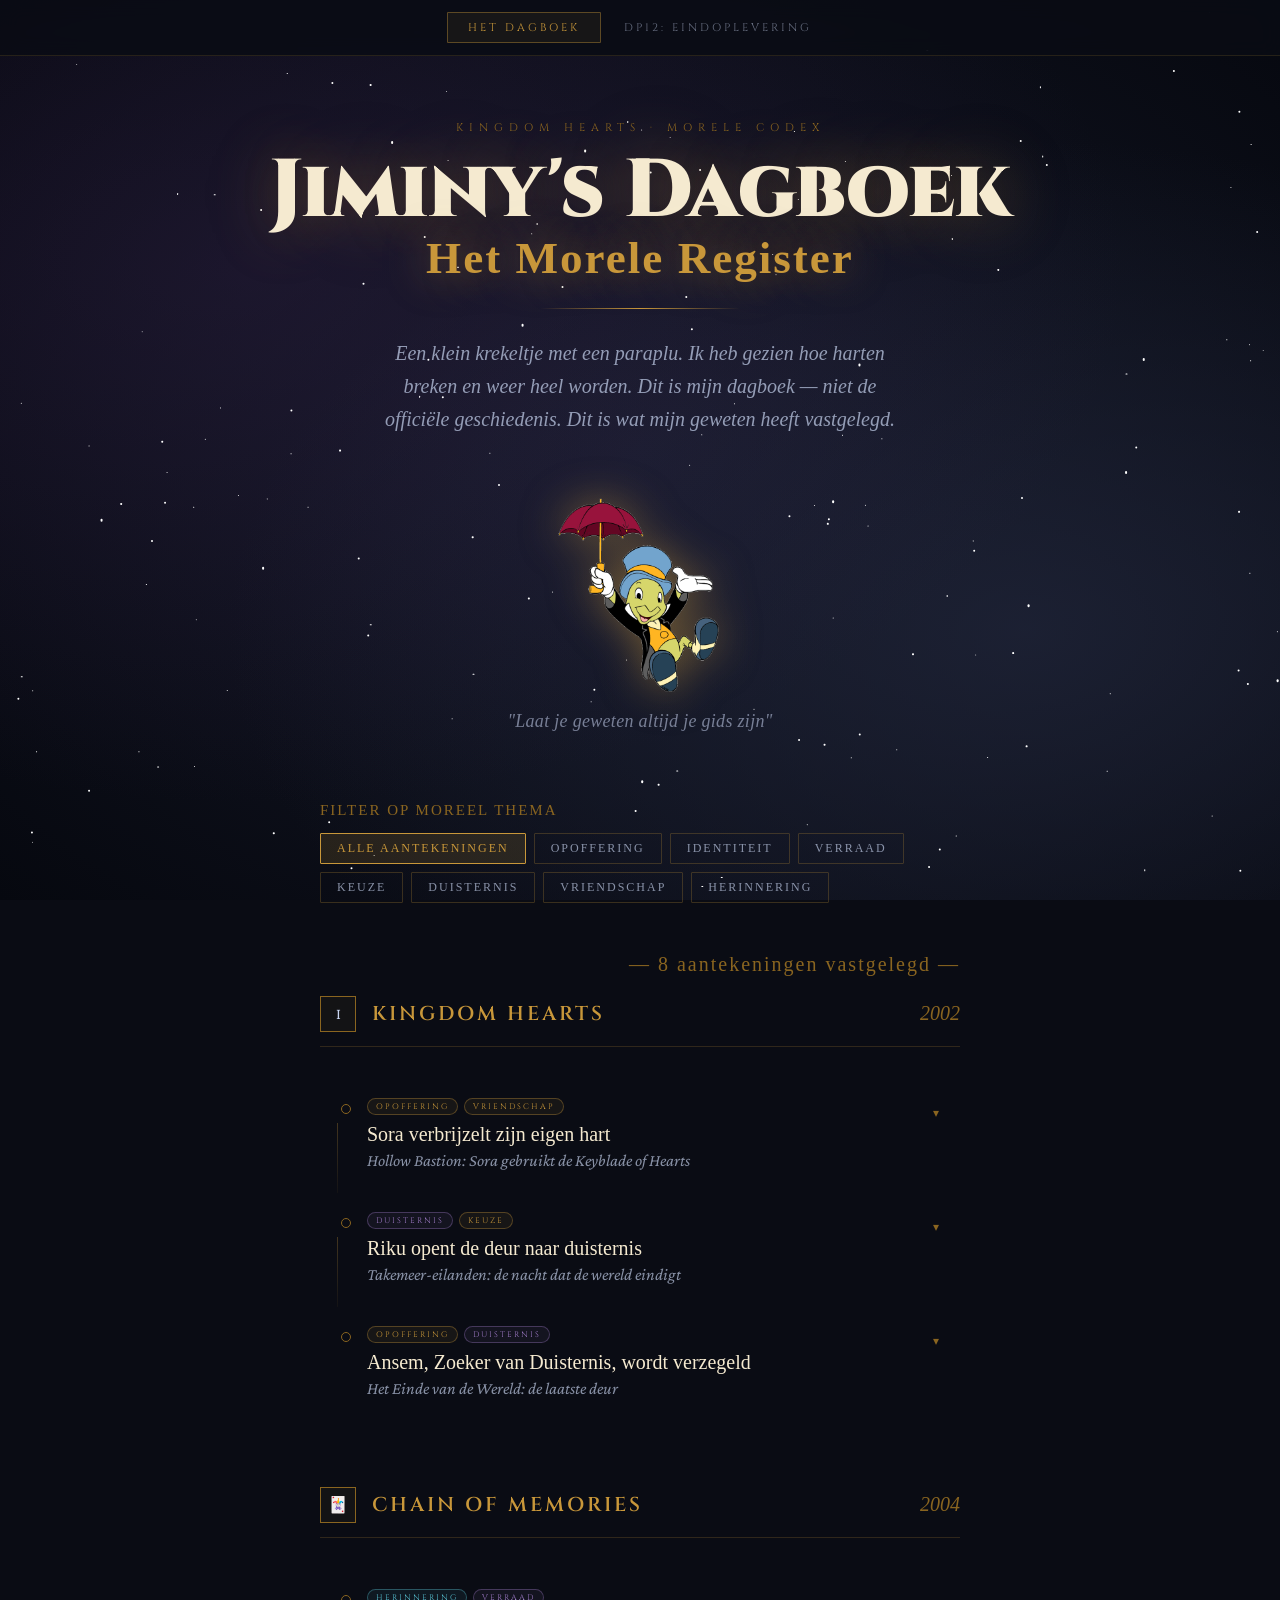
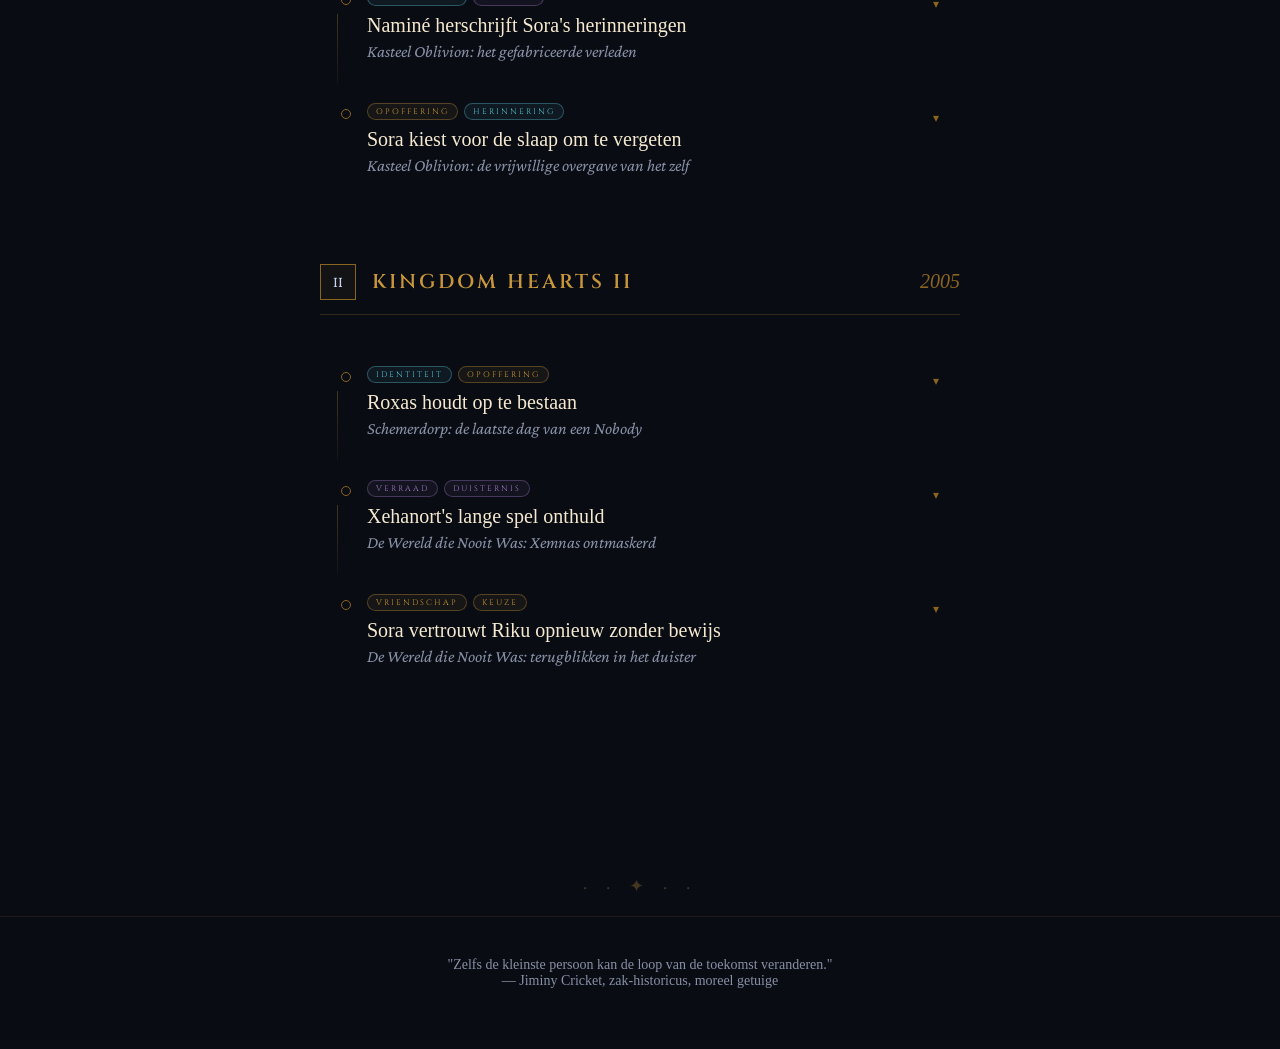
<file: index.html>
<!DOCTYPE html>
<html lang="nl">
<head>
  <meta charset="UTF-8">
  <meta name="viewport" content="width=device-width, initial-scale=1.0">
  <title>Jiminy's Dagboek — Het Morele Register</title>
  <link rel="preconnect" href="https://fonts.googleapis.com" crossorigin>
  <link href="https://fonts.googleapis.com/css2?family=IM+Fell+English:ital@0;1&family=Cinzel:wght@400;600;900&family=Crimson+Pro:ital,wght@0,300;0,400;1,300;1,400&display=swap" rel="stylesheet">
  <link rel="stylesheet" href="stijl.css">
  <style>
    .ar-launch-btn {
      display: inline-flex;
      align-items: center;
      gap: 8px;
      margin-top: 18px;
      font-family: 'Cinzel', serif;
      font-size: 10px;
      letter-spacing: 3px;
      text-transform: uppercase;
      color: var(--gold);
      text-decoration: none;
      padding: 9px 18px;
      border: 1px solid rgba(var(--gold-rgb), 0.35);
      border-radius: 1px;
      background: rgba(var(--gold-rgb), 0.05);
      transition: all 0.25s ease;
    }
    .ar-launch-btn:hover {
      background: rgba(var(--gold-rgb), 0.12);
      border-color: var(--gold);
      box-shadow: 0 0 12px rgba(var(--gold-rgb), 0.15);
    }
    .ar-launch-btn .ar-icon {
      font-size: 14px;
      animation: float 3s ease-in-out infinite;
    }
  </style>
</head>
<body>

<!-- Sterrenveld -->
<div class="stars" id="stars" aria-hidden="true"></div>

<!-- Navigatie -->
<nav class="site-nav" aria-label="Hoofdnavigatie">
  <a href="index.html" class="nav-link actief" aria-current="page">Het Dagboek</a>
  <a href="documentatie2.html" class="nav-link" aria-current="page">DP12: Eindoplevering</a>
</nav>

<!-- Header -->
<header>
  <div class="header-deco">Kingdom Hearts · Morele Codex</div>
  <h1>Jiminy's Dagboek<em>Het Morele Register</em></h1>
  <div class="header-rule"></div>
  <p class="header-intro">
    Een klein krekeltje met een paraplu.
    Ik heb gezien hoe harten breken en weer heel worden.
    Dit is mijn dagboek — niet de officiële geschiedenis. Dit is wat mijn geweten heeft vastgelegd.
  </p>
</header>

<!-- Jiminy figuur -->
<div class="jiminy-quote">
  <img class="jiminy-figure" src="assets/jiminyumbrella.png" alt="Jiminy Cricket" aria-hidden="true">
  <p class="jiminy-speech">"Laat je geweten altijd je gids zijn"</p>
</div>

<!-- Filters -->
<nav class="filter-section" aria-label="Filter op moreel thema">
  <div class="filter-label" id="filter-label">Filter op moreel thema</div>
  <div class="filters" role="group" aria-labelledby="filter-label">
    <button class="filter-btn active" data-filter="all">Alle aantekeningen</button>
    <button class="filter-btn" data-filter="sacrifice">Opoffering</button>
    <button class="filter-btn" data-filter="identity">Identiteit</button>
    <button class="filter-btn" data-filter="betrayal">Verraad</button>
    <button class="filter-btn" data-filter="choice">Keuze</button>
    <button class="filter-btn" data-filter="darkness">Duisternis</button>
    <button class="filter-btn" data-filter="friendship">Vriendschap</button>
    <button class="filter-btn" data-filter="memory">Herinnering</button>
  </div>
</nav>

<!-- Tijdlijn -->
<main class="timeline-container">
  <div class="entry-count" id="entryCount" aria-live="polite"></div>

  <!-- ═══ KINGDOM HEARTS (2002) ═══ -->
  <section class="game-chapter" aria-label="Kingdom Hearts">
    <div class="game-title">
      <div class="game-icon" aria-hidden="true">I</div>
      <span class="game-name">Kingdom Hearts</span>
      <span class="game-year">2002</span>
    </div>

    <article class="entry" data-tags="sacrifice,friendship,choice">
      <div class="entry-connector" aria-hidden="true"></div>
      <button class="entry-header" aria-expanded="false">
        <div class="entry-dot" aria-hidden="true"></div>
        <div class="entry-meta">
          <div class="entry-tags" aria-label="Thema's:">
            <span class="tag tag-sacrifice">Opoffering</span>
            <span class="tag tag-friendship">Vriendschap</span>
          </div>
          <div class="entry-title">Sora verbrijzelt zijn eigen hart</div>
          <div class="entry-subtitle">Hollow Bastion: Sora gebruikt de Keyblade of Hearts</div>
        </div>
        <div class="entry-arrow" aria-hidden="true">▾</div>
      </button>
      <div class="entry-body" hidden>
        <div class="entry-content">
          <blockquote class="journal-text">
            Hij deed het zonder aarzelen. Dreef het zwaard in zijn eigen borst
            om de harten binnenin te bevrijden, inclusief dat van Kairi.
            Ik kon hem niet tegenhouden, misschien had ik dat ook niet moeten proberen.
          </blockquote>
          <p class="analysis-label">Jiminy's morele analyse</p>
          <p class="analysis-text">
            De daad is een diepgaande omkering van het doel van de Keyblade. Het instrument van verovering
            dat tegen zijn eigen drager wordt gekeerd voor de bevrijding van anderen. Sora ruilt bewust
            zijn bestaan in voor het hart van Kairi, een keuze gedreven door liefde en niet door plicht.
            Er is geen aarzeling — wat op zichzelf al een morele uitspraak is. Wanneer geweten en gevoel
            perfect samenvallen, wordt overleg overbodig.
          </p>
          <div class="moral-weight">
            <span class="weight-label">Moreel gewicht</span>
            <div class="weight-bar-bg" role="progressbar" aria-valuenow="95" aria-valuemin="0" aria-valuemax="100" aria-label="Moreel gewicht: 95">
              <div class="weight-bar-fill" style="--weight: 95%"></div>
            </div>
            <span class="weight-value">95</span>
          </div>
          <a href="ar.html?entry=sora-hart&terug=index.html" class="ar-launch-btn">
            <span class="ar-icon">🦗</span> Open in AR
          </a>
        </div>
      </div>
    </article>

    <article class="entry" data-tags="darkness,choice,identity">
      <div class="entry-connector" aria-hidden="true"></div>
      <button class="entry-header" aria-expanded="false">
        <div class="entry-dot" aria-hidden="true"></div>
        <div class="entry-meta">
          <div class="entry-tags" aria-label="Thema's:">
            <span class="tag tag-darkness">Duisternis</span>
            <span class="tag tag-choice">Keuze</span>
          </div>
          <div class="entry-title">Riku opent de deur naar duisternis</div>
          <div class="entry-subtitle">Takemeer-eilanden: de nacht dat de wereld eindigt</div>
        </div>
        <div class="entry-arrow" aria-hidden="true">▾</div>
      </button>
      <div class="entry-body" hidden>
        <div class="entry-content">
          <blockquote class="journal-text">
            Hij wilde macht en de wereld voorbij zien. Maar willen en kiezen
            zijn verschillende dingen. Toen Riku die deur opende, overschreed hij een grens
            die geen enkele wens ongedaan kan maken.
          </blockquote>
          <p class="analysis-label">Jiminy's morele analyse</p>
          <p class="analysis-text">
            Riku's val is geen plotselinge corruptie, maar het gevolg van jarenlang gekoesterde afgunst
            en rusteloosheid. Hij gelooft oprecht dat hij beschermt wie hij liefheeft door
            sterk genoeg te worden om ertoe te doen. Kingdom Hearts stelt ons de vraag: is een daad slecht
            als de intentie liefde is? Riku's verhaal suggereert dat intentie de gevolgen niet vergoelijkt.
            De weg die gekozen wordt vormt de reiziger, ongeacht de bestemming die men voor ogen had.
          </p>
          <div class="moral-weight">
            <div class="weight-bar-bg" role="progressbar" aria-valuenow="82" aria-valuemin="0" aria-valuemax="100" aria-label="Moreel gewicht: 82">
              <div class="weight-bar-fill" style="--weight: 82%"></div>
            </div>
            <span class="weight-value">82</span>
          </div>
          <a href="ar.html?entry=riku-deur&terug=index.html" class="ar-launch-btn">
            <span class="ar-icon">🦗</span> Open in AR
          </a>
        </div>
      </div>
    </article>

    <article class="entry" data-tags="sacrifice,darkness">
      <div class="entry-connector" aria-hidden="true"></div>
      <button class="entry-header" aria-expanded="false">
        <div class="entry-dot" aria-hidden="true"></div>
        <div class="entry-meta">
          <div class="entry-tags" aria-label="Thema's:">
            <span class="tag tag-sacrifice">Opoffering</span>
            <span class="tag tag-darkness">Duisternis</span>
          </div>
          <div class="entry-title">Ansem, Zoeker van Duisternis, wordt verzegeld</div>
          <div class="entry-subtitle">Het Einde van de Wereld: de laatste deur</div>
        </div>
        <div class="entry-arrow" aria-hidden="true">▾</div>
      </button>
      <div class="entry-body" hidden>
        <div class="entry-content">
          <blockquote class="journal-text">
            Riku hield de deur van binnenuit vast zodat Sora en de Koning hem konden verzegelen.
            Ik zag hoe Sora zijn hand uitstak, maar hem niet kon redden. De deur sloot zich.
            Duisternis verzwolg hen beiden — en toch was het een daad van licht.
          </blockquote>
          <p class="analysis-label">Jiminy's morele analyse</p>
          <p class="analysis-text">
            Het sluiten van de Deur naar Duisternis is een studie in verlossing door daad.
            Riku, wiens hele verhaal gekenmerkt werd door overgave aan het duister, verricht
            de zuiverste handeling van het verhaal: achterblijven zodat anderen kunnen leven.
            Mickey's aanwezigheid versterkt het thema — zelfs in het diepste duister blijven
            kleine lichtjes branden. Opoffering heeft geen publiek nodig.
          </p>
          <div class="moral-weight">
            <span class="weight-label">Moreel gewicht</span>
            <div class="weight-bar-bg" role="progressbar" aria-valuenow="90" aria-valuemin="0" aria-valuemax="100" aria-label="Moreel gewicht: 90">
              <div class="weight-bar-fill" style="--weight: 90%"></div>
            </div>
            <span class="weight-value">90</span>
          </div>
          <a href="ar.html?entry=ansem-verzegeld&terug=index.html" class="ar-launch-btn">
            <span class="ar-icon">🦗</span> Open in AR
          </a>
        </div>
      </div>
    </article>
  </section>

  <!-- ═══ CHAIN OF MEMORIES (2004) ═══ -->
  <section class="game-chapter" aria-label="Chain of Memories">
    <div class="game-title">
      <div class="game-icon" aria-hidden="true">🃏</div>
      <span class="game-name">Chain of Memories</span>
      <span class="game-year">2004</span>
    </div>

    <article class="entry" data-tags="memory,identity,betrayal">
      <div class="entry-connector" aria-hidden="true"></div>
      <button class="entry-header" aria-expanded="false">
        <div class="entry-dot" aria-hidden="true"></div>
        <div class="entry-meta">
          <div class="entry-tags" aria-label="Thema's:">
            <span class="tag tag-memory">Herinnering</span>
            <span class="tag tag-betrayal">Verraad</span>
          </div>
          <div class="entry-title">Naminé herschrijft Sora's herinneringen</div>
          <div class="entry-subtitle">Kasteel Oblivion: het gefabriceerde verleden</div>
        </div>
        <div class="entry-arrow" aria-hidden="true">▾</div>
      </button>
      <div class="entry-body" hidden>
        <div class="entry-content">
          <blockquote class="journal-text">
            Mijn eigen dagboek is leeg. Pagina's die ik had gevuld, nu blanco.
            Ze had niet alleen zijn herinneringen meegenomen, maar ook de mijne.
            Een gewiste geschiedenis is een geschiedenis die nooit heeft bestaan.
            Of toch wel?
          </blockquote>
          <p class="analysis-label">Jiminy's morele analyse</p>
          <p class="analysis-text">
            Naminé's manipulatie stelt de donkerste vraag in Kingdom Hearts:
            als herinneringen het zelf definiëren, wat blijft er over wanneer ze worden vervalst?
            Sora's liefde voor Naminé voelt voor hem echt aan — en is daarmee ook echt. De morele last
            ligt niet bij Sora, maar bij degenen die zijn vermogen tot vertrouwen als wapen gebruikten.
            Naminé koos hier zelf niet voor, wat schuld compliceert zonder haar te wissen.
          </p>
          <div class="moral-weight">
            <span class="weight-label">Moreel gewicht</span>
            <div class="weight-bar-bg" role="progressbar" aria-valuenow="88" aria-valuemin="0" aria-valuemax="100" aria-label="Moreel gewicht: 88">
              <div class="weight-bar-fill" style="--weight: 88%"></div>
            </div>
            <span class="weight-value">88</span>
          </div>
          <a href="ar.html?entry=namine-herinneringen&terug=index.html" class="ar-launch-btn">
            <span class="ar-icon">🦗</span> Open in AR
          </a>
        </div>
      </div>
    </article>

    <article class="entry" data-tags="sacrifice,identity,memory">
      <div class="entry-connector" aria-hidden="true"></div>
      <button class="entry-header" aria-expanded="false">
        <div class="entry-dot" aria-hidden="true"></div>
        <div class="entry-meta">
          <div class="entry-tags" aria-label="Thema's:">
            <span class="tag tag-sacrifice">Opoffering</span>
            <span class="tag tag-memory">Herinnering</span>
          </div>
          <div class="entry-title">Sora kiest voor de slaap om te vergeten</div>
          <div class="entry-subtitle">Kasteel Oblivion: de vrijwillige overgave van het zelf</div>
        </div>
        <div class="entry-arrow" aria-hidden="true">▾</div>
      </button>
      <div class="entry-body" hidden>
        <div class="entry-content">
          <blockquote class="journal-text">
            Hij stemde ermee in. Wetende dat hij dit zou verliezen, mij zou verliezen,
            alles wat hij zojuist had doorleefd. Hij stemde ermee in, omdat het de enige
            manier was om terug te halen wat vroeger was afgenomen. Ik vind dat
            buitengewoon moedig. Of buitengewoon dwaas. Misschien allebei.
          </blockquote>
          <p class="analysis-label">Jiminy's morele analyse</p>
          <p class="analysis-text">
            Vrijwillig afstand doen van herinneringen — en daarmee van identiteit — om een
            eerdere versie van zichzelf te herstellen is een filosofisch paradox in het hart van
            Chain of Memories. Welke Sora verdient het te bestaan: degene die groeide door
            Kasteel Oblivion, of degene wiens oorspronkelijke banden worden hersteld?
            Sora's keuze impliceert dat gekozen relaties zwaarder wegen dan opgedane ervaringen.
            Dat wie we liefhebben meer telt dan wat we hebben doorstaan.
          </p>
          <div class="moral-weight">
            <span class="weight-label">Moreel gewicht</span>
            <div class="weight-bar-bg" role="progressbar" aria-valuenow="78" aria-valuemin="0" aria-valuemax="100" aria-label="Moreel gewicht: 78">
              <div class="weight-bar-fill" style="--weight: 78%"></div>
            </div>
            <span class="weight-value">78</span>
          </div>
          <a href="ar.html?entry=sora-slaap&terug=index.html" class="ar-launch-btn">
            <span class="ar-icon">🦗</span> Open in AR
          </a>
        </div>
      </div>
    </article>
  </section>

  <!-- ═══ KINGDOM HEARTS II (2005) ═══ -->
  <section class="game-chapter" aria-label="Kingdom Hearts II">
    <div class="game-title">
      <div class="game-icon" aria-hidden="true">II</div>
      <span class="game-name">Kingdom Hearts II</span>
      <span class="game-year">2005</span>
    </div>

    <article class="entry" data-tags="identity,sacrifice,memory">
      <div class="entry-connector" aria-hidden="true"></div>
      <button class="entry-header" aria-expanded="false">
        <div class="entry-dot" aria-hidden="true"></div>
        <div class="entry-meta">
          <div class="entry-tags" aria-label="Thema's:">
            <span class="tag tag-identity">Identiteit</span>
            <span class="tag tag-sacrifice">Opoffering</span>
          </div>
          <div class="entry-title">Roxas houdt op te bestaan</div>
          <div class="entry-subtitle">Schemerdorp: de laatste dag van een Nobody</div>
        </div>
        <div class="entry-arrow" aria-hidden="true">▾</div>
      </button>
      <div class="entry-body" hidden>
        <div class="entry-content">
          <blockquote class="journal-text">
            Hij had een naam. Vrienden. Eén zomer. Een leven dat geen leugen was,
            ook al was het op een leugen gebouwd. En toen was het voorbij.
            Niet omdat hij de verkeerde keuze maakte, maar omdat Sora moest ontwaken.
          </blockquote>
          <p class="analysis-label">Jiminy's morele analyse</p>
          <p class="analysis-text">
            Roxas is de moreel meest ongemakkelijke figuur in ons verhaal, juist omdat hij
            onschuldig is. Hij vroeg er niet om geboren te worden, hij vroeg er niet om uitgewist te worden.
            Zijn ontbinding stelt een vraag die we nooit zouden kunnen beantwoorden:
            heeft een gecreëerd persoon gelijke rechten als een "echt" persoon?
            Roxas' zelfloze aanvaarding — "Ik ben Sora's Nobody. Ik moet gaan." —
            is ofwel diepgaand volwassen, ofwel het resultaat van een identiteit die zo volledig
            gekoloniseerd is door zijn oorsprong dat verzet hem nooit werkelijk ter beschikking stond.
          </p>
          <div class="moral-weight">
            <span class="weight-label">Moreel gewicht</span>
            <div class="weight-bar-bg" role="progressbar" aria-valuenow="93" aria-valuemin="0" aria-valuemax="100" aria-label="Moreel gewicht: 93">
              <div class="weight-bar-fill" style="--weight: 93%"></div>
            </div>
            <span class="weight-value">93</span>
          </div>
          <a href="ar.html?entry=roxas-verdwijnt&terug=index.html" class="ar-launch-btn">
            <span class="ar-icon">🦗</span> Open in AR
          </a>
        </div>
      </div>
    </article>

    <article class="entry" data-tags="betrayal,darkness,identity">
      <div class="entry-connector" aria-hidden="true"></div>
      <button class="entry-header" aria-expanded="false">
        <div class="entry-dot" aria-hidden="true"></div>
        <div class="entry-meta">
          <div class="entry-tags" aria-label="Thema's:">
            <span class="tag tag-betrayal">Verraad</span>
            <span class="tag tag-darkness">Duisternis</span>
          </div>
          <div class="entry-title">Xehanort's lange spel onthuld</div>
          <div class="entry-subtitle">De Wereld die Nooit Was: Xemnas ontmaskerd</div>
        </div>
        <div class="entry-arrow" aria-hidden="true">▾</div>
      </button>
      <div class="entry-body" hidden>
        <div class="entry-content">
          <blockquote class="journal-text">
            Elk conflict, elke schaduw. Alle draden getrokken door dezelfde hand.
            Xehanort. Een man die menselijke harten als instrumenten behandelde
            en het wetenschap noemde. Het lot noemde. Ik noem het iets anders.
          </blockquote>
          <p class="analysis-label">Jiminy's morele analyse</p>
          <p class="analysis-text">
            Xehanort personificeert het gevaar van de ideoloog. Iemand die zo zeker is van
            zijn theorie over het universum dat individuele levens aanvaardbare bijkomende schade worden.
            Zijn experimenten op Ventus, Terra en Aqua, zijn orkestratie van de Keyblade-oorlog —
            dit zijn geen daden van kwaad omwille van het kwaad, maar van absolute overtuiging.
            Kingdom Hearts betoogt consequent dat zekerheid zonder empathie de ware vorm van duisternis is.
          </p>
          <div class="moral-weight">
            <span class="weight-label">Moreel gewicht</span>
            <div class="weight-bar-bg" role="progressbar" aria-valuenow="97" aria-valuemin="0" aria-valuemax="100" aria-label="Moreel gewicht: 97">
              <div class="weight-bar-fill" style="--weight: 97%"></div>
            </div>
            <span class="weight-value">97</span>
          </div>
          <a href="ar.html?entry=xehanort-onthuld&terug=index.html" class="ar-launch-btn">
            <span class="ar-icon">🦗</span> Open in AR
          </a>
        </div>
      </div>
    </article>

    <article class="entry" data-tags="friendship,choice,sacrifice">
      <div class="entry-connector" aria-hidden="true"></div>
      <button class="entry-header" aria-expanded="false">
        <div class="entry-dot" aria-hidden="true"></div>
        <div class="entry-meta">
          <div class="entry-tags" aria-label="Thema's:">
            <span class="tag tag-friendship">Vriendschap</span>
            <span class="tag tag-choice">Keuze</span>
          </div>
          <div class="entry-title">Sora vertrouwt Riku opnieuw zonder bewijs</div>
          <div class="entry-subtitle">De Wereld die Nooit Was: terugblikken in het duister</div>
        </div>
        <div class="entry-arrow" aria-hidden="true">▾</div>
      </button>
      <div class="entry-body" hidden>
        <div class="entry-content">
          <blockquote class="journal-text">
            Hij herkende Riku, zelfs in het gezicht van Ansem.
            Niet met zijn ogen. Met zijn hart. Ik heb nog nooit iets meegemaakt
            dat tegelijk zo eenvoudig en zo moeilijk was.
          </blockquote>
          <p class="analysis-label">Jiminy's morele analyse</p>
          <p class="analysis-text">
            Sora's herkenning van Riku — gehuld in Ansem's gedaante, op de plek van
            uiterste duisternis — is de culminatie van de centrale morele stelling in ons verhaal.
            Het hart ziet wat de ogen niet kunnen zien. Het is een pleidooi voor
            vertrouwen als morele daad op zich, los van bewijs.
            In een verhaal vol manipulatie, valse schijn en gefabriceerde identiteiten
            wordt de keuze om in iemand te geloven neergezet als de hoogste uiting van licht.
          </p>
          <div class="moral-weight">
            <span class="weight-label">Moreel gewicht</span>
            <div class="weight-bar-bg" role="progressbar" aria-valuenow="72" aria-valuemin="0" aria-valuemax="100" aria-label="Moreel gewicht: 72">
              <div class="weight-bar-fill" style="--weight: 72%"></div>
            </div>
            <span class="weight-value">72</span>
          </div>
          <a href="ar.html?entry=sora-vertrouwen&terug=index.html" class="ar-launch-btn">
            <span class="ar-icon">🦗</span> Open in AR
          </a>
        </div>
      </div>
    </article>

  </section>

</main>

<div class="scroll-bottom" aria-hidden="true">· · ✦ · ·</div>

<footer>
  <p class="footer-text">
    "Zelfs de kleinste persoon kan de loop van de toekomst veranderen."<br>
    — Jiminy Cricket, zak-historicus, moreel getuige
  </p>
</footer>

<script>
  // ─── AMBIENT AUDIO ───
  const ambientAudio = new Audio('assets/audio/ambient-home.mp3');
  ambientAudio.loop = true;
  ambientAudio.volume = 0;

  function startAmbient() {
    ambientAudio.play().then(() => {
      // Fade in naar volume 0.22 over 3 seconden
      let vol = 0;
      const fadeIn = setInterval(() => {
        vol = Math.min(vol + 0.01, 0.22);
        ambientAudio.volume = vol;
        if (vol >= 0.22) clearInterval(fadeIn);
      }, 135);
    }).catch(() => {});
    document.removeEventListener('click', startAmbient);
    document.removeEventListener('keydown', startAmbient);
    document.removeEventListener('touchstart', startAmbient);
  }

  // Probeer direct te starten; browsers blokkeren dit totdat gebruiker iets doet
  ambientAudio.play().then(() => {
    let vol = 0;
    const fadeIn = setInterval(() => {
      vol = Math.min(vol + 0.01, 0.22);
      ambientAudio.volume = vol;
      if (vol >= 0.22) clearInterval(fadeIn);
    }, 135);
  }).catch(() => {
    // Autoplay geblokkeerd: wacht op eerste interactie
    document.addEventListener('click', startAmbient, { once: true });
    document.addEventListener('keydown', startAmbient, { once: true });
    document.addEventListener('touchstart', startAmbient, { once: true });
  });

  // ─── STERRENVELD ───
  const starsEl = document.getElementById('stars');
  const fragment = document.createDocumentFragment();

  for (let i = 0; i < 160; i++) {
    const star = document.createElement('div');
    star.className = 'star';
    const size = Math.random() * 2 + 0.5;
    star.style.cssText = [
      `left: ${Math.random() * 100}%`,
      `top: ${Math.random() * 100}%`,
      `width: ${size}px`,
      `height: ${size}px`,
      `--d: ${(Math.random() * 4 + 2).toFixed(1)}s`,
      `--delay: ${(Math.random() * 6).toFixed(1)}s`,
      `--min: ${(Math.random() * 0.15 + 0.03).toFixed(2)}`,
      `--max: ${(Math.random() * 0.6 + 0.2).toFixed(2)}`,
    ].join(';');
    fragment.appendChild(star);
  }
  starsEl.appendChild(fragment);

  // ─── TELLER: automatisch tellen bij laden ───
  const allEntries = document.querySelectorAll('.entry');
  document.getElementById('entryCount').textContent =
    `— ${allEntries.length} aantekeningen vastgelegd —`;

  // ─── ACCORDION ───
  document.querySelectorAll('.entry-header').forEach(header => {
    header.addEventListener('click', () => {
      const entry = header.closest('.entry');
      const body  = entry.querySelector('.entry-body');
      const isOpen = entry.classList.contains('open');

      // Sluit alle andere open entries
      document.querySelectorAll('.entry.open').forEach(openEntry => {
        openEntry.classList.remove('open');
        openEntry.querySelector('.entry-header').setAttribute('aria-expanded', 'false');
        openEntry.querySelector('.entry-body').hidden = true;
      });

      // Zet de geklikte entry aan of uit
      if (!isOpen) {
        entry.classList.add('open');
        header.setAttribute('aria-expanded', 'true');
        body.hidden = false;
      }
    });
  });

  // ─── SCROLL REVEAL ───
  const observer = new IntersectionObserver((entries) => {
    entries.forEach((e, i) => {
      if (e.isIntersecting) {
        setTimeout(() => e.target.classList.add('visible'), i * 80);
        observer.unobserve(e.target);
      }
    });
  }, { threshold: 0.1, rootMargin: '0px 0px -30px 0px' });

  allEntries.forEach(e => observer.observe(e));

  // ─── FILTERS ───
  const themaLabels = {
    sacrifice:  'opoffering',
    identity:   'identiteit',
    betrayal:   'verraad',
    choice:     'keuze',
    darkness:   'duisternis',
    friendship: 'vriendschap',
    memory:     'herinnering',
  };

  document.querySelectorAll('.filter-btn').forEach(btn => {
    btn.addEventListener('click', () => {
      document.querySelectorAll('.filter-btn').forEach(b => b.classList.remove('active'));
      btn.classList.add('active');

      const filter = btn.dataset.filter;
      let count = 0;

      allEntries.forEach(entry => {
        const tags = entry.dataset.tags.split(',');
        const show = filter === 'all' || tags.includes(filter);
        entry.hidden = !show;
        if (show) {
          count++;
        } else {
          // Sluit verborgen entries netjes af
          entry.classList.remove('open');
          entry.querySelector('.entry-header').setAttribute('aria-expanded', 'false');
          entry.querySelector('.entry-body').hidden = true;
        }
      });

      document.getElementById('entryCount').textContent = filter === 'all'
        ? `— ${count} aantekeningen vastgelegd —`
        : `— ${count} aantekening${count === 1 ? '' : 'en'} over thema: ${themaLabels[filter]} —`;
    });
  });
</script>
</body>
</html>
</file>
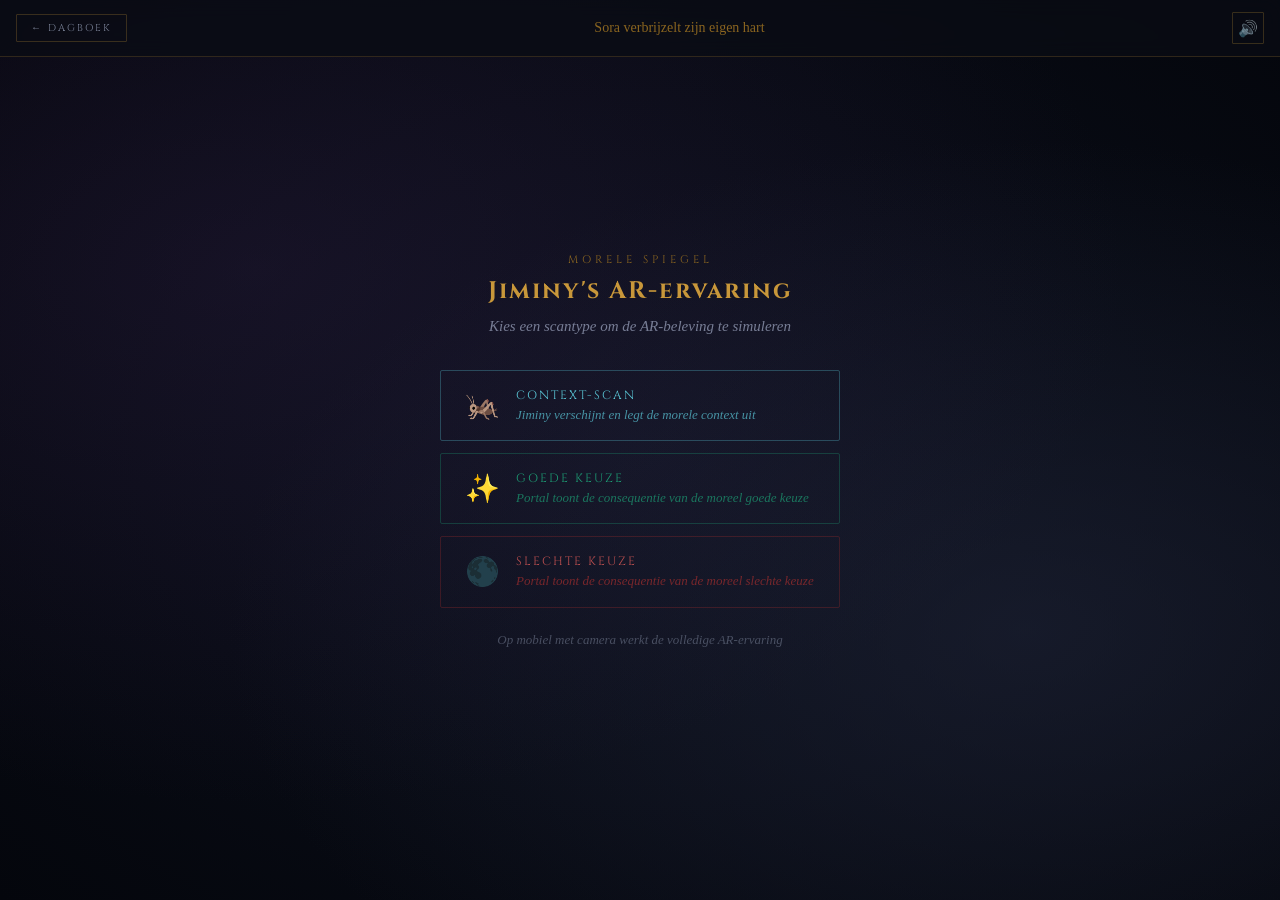
<file: ar.html>
<!DOCTYPE html>
<html lang="nl">
<head>
  <meta charset="UTF-8">
  <meta name="viewport" content="width=device-width, initial-scale=1.0, user-scalable=no">
  <title>Jiminy's AR — Morele Spiegel</title>
  <link rel="preconnect" href="https://fonts.googleapis.com" crossorigin>
  <link href="https://fonts.googleapis.com/css2?family=IM+Fell+English:ital@0;1&family=Cinzel:wght@400;600;900&family=Crimson+Pro:ital,wght@0,300;0,400;1,300;1,400&display=swap" rel="stylesheet">

  <style>
    :root {
      --ink:              #1a1409;
      --parchment:        #f5ead0;
      --parchment-dark:   #e8d9b5;
      --parchment-shadow: #c9b48a;
      --night:            #0a0c14;
      --deep:             #0f1220;
      --starlight:        #c8d4f0;
      --gold:             #c8973a;
      --gold-dim:         #8a6520;
      --gold-rgb:         200, 151, 58;
      --light-gold:       rgba(200, 151, 58, 0.15);
      --aqua:             #5bc8d8;
      --aqua-rgb:         91, 200, 216;
      --violet:           #a07cc8;
      --violet-rgb:       160, 124, 200;
    }

    *, *::before, *::after { margin: 0; padding: 0; box-sizing: border-box; }
    html, body { width: 100%; height: 100%; overflow: hidden; background: #000; }
    body { font-family: 'Crimson Pro', Georgia, serif; color: var(--starlight); }

    /* ─── Camera video achtergrond ─── */
    #camera-video {
      position: fixed;
      top: 0; left: 0;
      width: 100%; height: 100%;
      object-fit: cover;
      z-index: 1;
      display: none;
    }

    /* ─── Alle UI bovenop de video ─── */
    #ui-root {
      position: fixed;
      inset: 0;
      z-index: 10;
      pointer-events: none;
    }

    /* ─── Top balk ─── */
    #top-bar {
      position: fixed;
      top: 0; left: 0; right: 0;
      display: flex;
      justify-content: space-between;
      align-items: center;
      padding: 12px 16px;
      background: rgba(10, 12, 20, 0.75);
      backdrop-filter: blur(10px);
      border-bottom: 1px solid rgba(var(--gold-rgb), 0.2);
      pointer-events: all;
      z-index: 60;
    }

    #top-bar .back-btn {
      font-family: 'Cinzel', serif;
      font-size: 10px;
      letter-spacing: 2px;
      text-transform: uppercase;
      color: rgba(200, 212, 240, 0.6);
      text-decoration: none;
      padding: 6px 14px;
      border: 1px solid rgba(var(--gold-rgb), 0.25);
      border-radius: 1px;
      transition: all 0.25s ease;
    }
    #top-bar .back-btn:hover { color: var(--gold); border-color: rgba(var(--gold-rgb), 0.5); }

    #top-bar .entry-label {
      font-family: 'IM Fell English', serif;
      font-size: 14px;
      color: var(--gold-dim);
      text-align: center;
      flex: 1;
      padding: 0 12px;
      white-space: nowrap;
      overflow: hidden;
      text-overflow: ellipsis;
    }

    #top-bar .mute-btn {
      width: 32px; height: 32px;
      background: transparent;
      border: 1px solid rgba(var(--gold-rgb), 0.25);
      border-radius: 1px;
      color: rgba(200, 212, 240, 0.6);
      cursor: pointer;
      display: flex; align-items: center; justify-content: center;
      font-size: 16px;
      transition: all 0.25s;
      pointer-events: all;
    }

    /* ─── Loading scherm ─── */
    #camera-loading {
      position: fixed; inset: 0;
      background: var(--night);
      display: flex; flex-direction: column;
      align-items: center; justify-content: center;
      gap: 20px; z-index: 200;
      transition: opacity 0.6s ease;
    }
    #camera-loading.fade-out { opacity: 0; pointer-events: none; }
    .loading-spinner {
      width: 48px; height: 48px;
      border: 2px solid rgba(var(--gold-rgb), 0.15);
      border-top-color: var(--gold);
      border-radius: 50%;
      animation: spin 1s linear infinite;
    }
    @keyframes spin { to { transform: rotate(360deg); } }
    .loading-title {
      font-family: 'Cinzel', serif; font-size: 20px;
      letter-spacing: 4px; color: var(--gold); text-transform: uppercase;
    }
    .loading-text {
      font-family: 'IM Fell English', serif; font-style: italic;
      font-size: 16px; color: rgba(200, 212, 240, 0.6);
    }

    /* ─── Geen camera scherm ─── */
    #geen-camera {
      position: fixed; inset: 0;
      background: var(--night);
      display: none; flex-direction: column;
      align-items: center; justify-content: center;
      gap: 20px; padding: 40px; z-index: 200; text-align: center;
    }
    #geen-camera h2 {
      font-family: 'Cinzel', serif; font-size: 22px;
      color: var(--gold); letter-spacing: 2px;
    }
    #geen-camera p {
      font-family: 'IM Fell English', serif; font-style: italic;
      font-size: 17px; color: rgba(200, 212, 240, 0.6);
      max-width: 360px; line-height: 1.6;
    }
    .actie-btn {
      font-family: 'Cinzel', serif; font-size: 11px;
      letter-spacing: 3px; text-transform: uppercase;
      color: var(--gold); background: transparent;
      border: 1px solid rgba(var(--gold-rgb), 0.4);
      padding: 10px 24px; cursor: pointer; border-radius: 1px; transition: all 0.25s;
    }
    .actie-btn:hover { background: var(--light-gold); }

    /* ─── Scan knoppen onderaan (live camera modus) ─── */
    #scan-knoppen {
      position: fixed;
      bottom: 0; left: 0; right: 0;
      padding: 20px 20px 36px;
      background: linear-gradient(transparent, rgba(10,12,20,0.92));
      display: none;
      flex-direction: column;
      align-items: center;
      gap: 16px;
      z-index: 60;
      pointer-events: all;
    }

    #scan-knoppen h2 {
      font-family: 'Cinzel', serif; font-size: 11px;
      letter-spacing: 3px; text-transform: uppercase; color: var(--gold);
    }

    .scan-rij {
      display: flex;
      gap: 12px;
      justify-content: center;
    }

    .scan-btn {
      display: flex; flex-direction: column;
      align-items: center; gap: 6px;
      padding: 12px 20px;
      border-radius: 2px; border: 1px solid;
      background: rgba(10,12,20,0.7);
      cursor: pointer; font-family: inherit;
      transition: all 0.2s ease;
      backdrop-filter: blur(8px);
      pointer-events: all;
    }
    .scan-btn .icoon { font-size: 22px; }
    .scan-btn .label {
      font-family: 'Cinzel', serif; font-size: 8px;
      letter-spacing: 2px; text-transform: uppercase;
    }

    .scan-btn.context {
      border-color: rgba(var(--aqua-rgb), 0.4); color: var(--aqua);
    }
    .scan-btn.context:active { background: rgba(var(--aqua-rgb), 0.15); }

    .scan-btn.goed {
      border-color: rgba(29,158,117,0.4); color: #5DCAA5;
    }
    .scan-btn.goed:active { background: rgba(29,158,117,0.15); }

    .scan-btn.slecht {
      border-color: rgba(163,45,45,0.4); color: #F09595;
    }
    .scan-btn.slecht:active { background: rgba(163,45,45,0.15); }

    .scan-hint {
      font-family: 'IM Fell English', serif; font-style: italic;
      font-size: 13px; color: rgba(200,212,240,0.45); text-align: center;
    }

    /* ─── Demo modus ─── */
    #demo-mode {
      position: fixed; inset: 0;
      background: linear-gradient(135deg, var(--night) 0%, var(--deep) 100%);
      display: none; flex-direction: column;
      align-items: center; justify-content: center;
      padding: 20px; z-index: 10; overflow-y: auto;
    }
    #demo-mode::before {
      content: '';
      position: fixed; inset: 0;
      background:
        radial-gradient(ellipse at 20% 30%, rgba(54,34,77,0.3) 0%, transparent 60%),
        radial-gradient(ellipse at 80% 70%, rgba(31,36,56,0.6) 0%, transparent 55%),
        radial-gradient(ellipse at 50% 50%, #0d111e 0%, #04060c 100%);
      z-index: -1;
    }
    #demo-content {
      display: flex; flex-direction: column;
      align-items: center; width: 100%;
    }
    .demo-header {
      font-family: 'Cinzel', serif; font-size: 11px;
      letter-spacing: 4px; text-transform: uppercase;
      color: var(--gold-dim); margin-bottom: 8px;
    }
    #demo-mode h2 {
      font-family: 'Cinzel', serif; font-size: 24px;
      color: var(--gold); letter-spacing: 2px;
      text-align: center; margin-bottom: 8px;
    }
    .demo-sub {
      font-family: 'IM Fell English', serif; font-style: italic;
      font-size: 15px; color: rgba(200,212,240,0.55);
      text-align: center; margin-bottom: 32px;
      max-width: 400px; line-height: 1.5;
    }
    .demo-buttons { display: flex; flex-direction: column; gap: 12px; width: min(400px, 100%); }
    .demo-btn {
      padding: 16px 24px; border-radius: 2px; cursor: pointer;
      text-align: left; display: flex; align-items: center; gap: 16px;
      border: 1px solid; background: transparent;
      transition: all 0.25s ease; font-family: inherit;
    }
    .demo-btn .btn-icon { font-size: 28px; flex-shrink: 0; }
    .demo-btn .btn-titel {
      font-family: 'Cinzel', serif; font-size: 12px;
      letter-spacing: 2px; text-transform: uppercase; margin-bottom: 3px;
    }
    .demo-btn .btn-desc {
      font-family: 'IM Fell English', serif; font-style: italic;
      font-size: 13px; line-height: 1.4;
    }
    .demo-btn.context { border-color: rgba(var(--aqua-rgb),0.3); color: var(--aqua); }
    .demo-btn.context:hover { background: rgba(var(--aqua-rgb),0.08); }
    .demo-btn.context .btn-desc { color: rgba(91,200,216,0.7); }
    .demo-btn.goed { border-color: rgba(29,158,117,0.3); color: #1D9E75; }
    .demo-btn.goed:hover { background: rgba(29,158,117,0.08); }
    .demo-btn.goed .btn-desc { color: rgba(29,158,117,0.7); }
    .demo-btn.slecht { border-color: rgba(163,45,45,0.3); color: #c05050; }
    .demo-btn.slecht:hover { background: rgba(163,45,45,0.08); }
    .demo-btn.slecht .btn-desc { color: rgba(163,45,45,0.7); }
    .demo-footer {
      margin-top: 24px; font-family: 'IM Fell English', serif;
      font-style: italic; font-size: 13px;
      color: rgba(200,212,240,0.3); text-align: center;
    }

    /* ─── Jiminy panel ─── */
    #jiminy-panel {
      position: fixed;
      bottom: 140px; left: 50%; transform: translateX(-50%) translateY(20px);
      width: min(420px, calc(100vw - 32px));
      background: rgba(10,12,20,0.92);
      border: 1px solid rgba(var(--gold-rgb),0.35);
      border-radius: 2px; padding: 20px 20px 18px;
      z-index: 70; pointer-events: none;
      opacity: 0; transition: opacity 0.4s ease, transform 0.4s ease;
    }
    #jiminy-panel.visible {
      opacity: 1; transform: translateX(-50%) translateY(0);
    }
    #jiminy-panel::before {
      content: ''; position: absolute;
      left: 0; top: 0; bottom: 0; width: 3px;
      border-radius: 2px 0 0 2px;
      background: var(--panel-accent, var(--gold));
    }
    .panel-header { display: flex; align-items: center; gap: 10px; margin-bottom: 10px; }
    .panel-avatar { font-size: 28px; animation: floatAvatar 3s ease-in-out infinite; }
    @keyframes floatAvatar {
      0%,100% { transform: translateY(0); } 50% { transform: translateY(-4px); }
    }
    .panel-type {
      font-family: 'Cinzel', serif; font-size: 9px;
      letter-spacing: 3px; text-transform: uppercase;
      color: var(--panel-accent, var(--gold));
    }
    #jiminy-text {
      font-family: 'IM Fell English', serif; font-style: italic;
      font-size: 16px; line-height: 1.65; color: var(--parchment-shadow);
      opacity: 0;
      transition: opacity 0.6s ease;
    }

    /* ─── Portal overlay ─── */
    #portal-overlay {
      position: fixed; inset: 0;
      display: flex; align-items: center; justify-content: center;
      z-index: 65; pointer-events: none;
      opacity: 0; transition: opacity 0.6s ease;
    }
    #portal-overlay.visible { opacity: 1; }

    .portal-frame {
      width: min(300px, 78vw); aspect-ratio: 1;
      border-radius: 50%; position: relative; overflow: hidden;
      box-shadow: 0 0 0 2px rgba(var(--gold-rgb),0.6), 0 0 40px 10px rgba(var(--gold-rgb),0.3);
      animation: portalAppear 0.8s cubic-bezier(0.34,1.56,0.64,1) forwards;
    }
    @keyframes portalAppear {
      from { transform: scale(0); opacity: 0; }
      to   { transform: scale(1); opacity: 1; }
    }
    .portal-frame.goed {
      background: radial-gradient(ellipse at center, rgba(255,220,100,0.35) 0%, rgba(200,151,58,0.2) 40%, rgba(10,20,10,0.95) 100%);
      box-shadow: 0 0 0 2px #5DCAA5, 0 0 40px 10px rgba(29,158,117,0.4);
    }
    .portal-frame.slecht {
      background: radial-gradient(ellipse at center, rgba(80,20,20,0.5) 0%, rgba(40,10,10,0.4) 40%, rgba(5,5,15,0.97) 100%);
      box-shadow: 0 0 0 2px #F09595, 0 0 40px 10px rgba(163,45,45,0.4);
    }
    .portal-inner {
      width: 100%; height: 100%;
      display: flex; align-items: center; justify-content: center;
      flex-direction: column; gap: 12px; padding: 24px; text-align: center;
    }
    .portal-scène-tekst {
      font-family: 'IM Fell English', serif; font-style: italic;
      font-size: 14px; line-height: 1.5; color: var(--parchment-shadow); margin-top: 8px;
    }
    .portal-glow-ring {
      position: absolute; inset: -4px; border-radius: 50%;
      border: 2px solid transparent; animation: glowRotate 4s linear infinite;
    }
    .portal-frame.goed .portal-glow-ring { border-top-color: rgba(255,220,80,0.6); border-right-color: rgba(29,158,117,0.4); }
    .portal-frame.slecht .portal-glow-ring { border-top-color: rgba(200,60,60,0.6); border-right-color: rgba(100,0,0,0.4); }
    @keyframes glowRotate { from { transform: rotate(0deg); } to { transform: rotate(360deg); } }

    .particle {
      position: absolute; width: 4px; height: 4px;
      border-radius: 50%; pointer-events: none;
      animation: particleFloat var(--dur,3s) ease-in-out infinite;
      animation-delay: var(--delay,0s); opacity: 0;
    }
    .portal-frame.goed .particle { background: rgba(255,230,120,0.8); }
    .portal-frame.slecht .particle { background: rgba(200,60,60,0.6); }
    @keyframes particleFloat {
      0% { opacity:0; transform: translate(var(--sx,0px),var(--sy,10px)) scale(0.5); }
      50% { opacity:0.9; }
      100% { opacity:0; transform: translate(var(--ex,20px),var(--ey,-30px)) scale(1.2); }
    }

    /* ─── Oordeel banner ─── */
    #oordeel-banner {
      position: fixed;
      top: 80px; left: 50%; transform: translateX(-50%) translateY(-12px);
      width: min(380px, calc(100vw - 32px));
      background: rgba(10,12,20,0.96);
      border: 1px solid rgba(var(--gold-rgb),0.4);
      border-top: 3px solid var(--oordeel-kleur, var(--gold));
      border-radius: 2px; padding: 20px;
      z-index: 75; opacity: 0;
      transition: opacity 0.5s ease, transform 0.5s ease;
      pointer-events: none; text-align: center;
    }
    #oordeel-banner.visible {
      opacity: 1; transform: translateX(-50%) translateY(0); pointer-events: all;
    }
    .oordeel-label {
      font-family: 'Cinzel', serif; font-size: 9px;
      letter-spacing: 3px; text-transform: uppercase;
      color: var(--oordeel-kleur, var(--gold)); margin-bottom: 6px;
    }
    .oordeel-tekst {
      font-family: 'IM Fell English', serif; font-style: italic;
      font-size: 18px; color: var(--parchment); line-height: 1.5;
    }
    #reset-btn {
      margin-top: 16px; font-family: 'Cinzel', serif;
      font-size: 9px; letter-spacing: 3px; text-transform: uppercase;
      color: var(--gold-dim); background: transparent;
      border: 1px solid rgba(var(--gold-rgb),0.2);
      padding: 7px 18px; cursor: pointer; border-radius: 1px; transition: all 0.25s;
    }
    #reset-btn:hover { color: var(--gold); }

    @keyframes fadeUp {
      from { opacity:0; transform: translateY(16px); }
      to   { opacity:1; transform: translateY(0); }
    }
  </style>
</head>
<body>

<!-- Camera video (native, geen AR.js) -->
<video id="camera-video" autoplay playsinline muted></video>

<!-- Loading scherm -->
<div id="camera-loading">
  <div class="loading-title">Jiminy's AR</div>
  <div class="loading-spinner"></div>
  <div class="loading-text">Camera initialiseren…</div>
</div>

<!-- Geen camera toegang -->
<div id="geen-camera">
  <div style="font-size:48px">📷</div>
  <h2>Cameratoegang vereist</h2>
  <p>Sta cameratoestemming toe en herlaad de pagina. Werkt het nog niet? Gebruik dan de demo-modus.</p>
  <button class="actie-btn" id="retry-btn">Opnieuw proberen</button>
  <button class="actie-btn" id="demo-from-camera-btn" style="margin-top:8px;color:var(--gold-dim);border-color:rgba(var(--gold-rgb),0.2)">Demo-modus</button>
</div>

<!-- Demo modus -->
<div id="demo-mode">
  <div id="demo-content">
    <div class="demo-header">Morele Spiegel</div>
    <h2>Jiminy's AR-ervaring</h2>
    <p class="demo-sub">Kies een scantype om de AR-beleving te simuleren</p>
    <div class="demo-buttons">
      <button class="demo-btn context" data-trigger="context">
        <span class="btn-icon">🦗</span>
        <div class="btn-info">
          <div class="btn-titel">Context-scan</div>
          <div class="btn-desc">Jiminy verschijnt en legt de morele context uit</div>
        </div>
      </button>
      <button class="demo-btn goed" data-trigger="goed">
        <span class="btn-icon">✨</span>
        <div class="btn-info">
          <div class="btn-titel">Goede keuze</div>
          <div class="btn-desc">Portal toont de consequentie van de moreel goede keuze</div>
        </div>
      </button>
      <button class="demo-btn slecht" data-trigger="slecht">
        <span class="btn-icon">🌑</span>
        <div class="btn-info">
          <div class="btn-titel">Slechte keuze</div>
          <div class="btn-desc">Portal toont de consequentie van de moreel slechte keuze</div>
        </div>
      </button>
    </div>
    <div class="demo-footer">Op mobiel met camera werkt de volledige AR-ervaring</div>
  </div>
</div>

<!-- Top balk -->
<div id="top-bar">
  <a href="index.html" class="back-btn" id="back-btn">← Dagboek</a>
  <div class="entry-label" id="entry-label">Laden…</div>
  <button class="mute-btn" id="mute-btn">🔊</button>
</div>

<!-- Scan knoppen (live camera modus) -->
<div id="scan-knoppen">
  <h2>Kies een moment</h2>
  <div class="scan-rij">
    <button class="scan-btn context" data-trigger="context">
      <span class="icoon">🦗</span>
      <span class="label">Context</span>
    </button>
    <button class="scan-btn goed" data-trigger="goed">
      <span class="icoon">✦</span>
      <span class="label">Goed</span>
    </button>
    <button class="scan-btn slecht" data-trigger="slecht">
      <span class="icoon">✕</span>
      <span class="label">Slecht</span>
    </button>
  </div>
  <div class="scan-hint">Richt je camera op de scène en kies een moreel moment</div>
</div>

<!-- Jiminy panel -->
<div id="jiminy-panel">
  <div class="panel-header">
    <span class="panel-avatar">🦗</span>
    <span class="panel-type" id="panel-type">Morele context</span>
  </div>
  <div id="jiminy-text">…</div>
</div>

<!-- Portal overlay -->
<div id="portal-overlay">
  <div class="portal-frame" id="portal-frame">
    <div class="portal-glow-ring"></div>
    <div class="portal-inner">
      <div style="font-size:52px" id="portal-icon">🌅</div>
      <div class="portal-scène-tekst" id="portal-tekst"></div>
    </div>
  </div>
</div>

<!-- Oordeel banner -->
<div id="oordeel-banner">
  <div class="oordeel-label" id="oordeel-label">Jiminy's oordeel</div>
  <div class="oordeel-tekst" id="oordeel-tekst"></div>
  <button id="reset-btn">↩ Nieuwe scan</button>
</div>

<script>
/* ═══════════════════════════════════════════════════════
   Jiminy's AR — native camera, geen AR.js
   ═══════════════════════════════════════════════════════ */

// ─── Entry data ───
const params    = new URLSearchParams(location.search);
const entryId   = params.get('entry') || 'sora-hart';
const returnUrl = params.get('terug') || 'index.html';

const ENTRIES = {
  'sora-hart': {
    titel: 'Sora verbrijzelt zijn eigen hart',
    context: {
      tekst: 'Hier staat Sora op het punt om het onmogelijke te doen — zijn eigen hart te vernietigen uit pure liefde. Zijn geweten vecht, maar zijn hart heeft al gekozen.',
      type: 'Morele context', kleur: '#5bc8d8',
    },
    goed: {
      icoon: '💛',
      scène: 'Kairi\'s hart wordt bevrijd. Licht stroomt uit de Keyblade. Sora verdwijnt — en toch lacht hij.',
      oordeel: '"Liefde die geen bewijs vraagt… dat is het zuiverste geweten."',
    },
    slecht: {
      icoon: '🌑',
      scène: 'Sora aarzelt. De harten blijven gevangen. Duisternis vult de kamer. Kairi strekt haar hand uit —   tevergeefs.',
      oordeel: '"Zelfs een fractie van twijfel kost soms alles. Ik heb het gezien."',
    },
    jiminy_context: 'Hij deed het zonder aarzelen. Dreef het zwaard in zijn eigen borst om de harten binnenin te bevrijden, inclusief dat van Kairi.',
    jiminy_goed: 'Goed gedaan, jongen. Wanneer geweten en gevoel perfect samenvallen, wordt overleg overbodig.',
    jiminy_slecht: 'O jee… Als je aarzelt op het moment dat het er echt toe doet — dan vraag ik me af of je ooit klaar bent.',
  },
  'riku-deur': {
    titel: 'Riku opent de deur naar duisternis',
    context: {
      tekst: 'Riku staat op de drempel. Achter hem veiligheid, voor hem duisternis — maar ook de belofte van kracht. Zijn intentie is liefde. Zijn keuze, een val.',
      type: 'Morele context', kleur: '#5bc8d8',
    },
    goed: {
      icoon: '🌟',
      scène: 'Riku keert zich af van de deur. De duisternis trekt terug. Hij sluit zijn vuist — niet van macht, maar van moed.',
      oordeel: '"Sterk zijn zonder de duisternis. Dat is de moeilijkste keuze van alle."',
    },
    slecht: {
      icoon: '🌑',
      scène: 'De deur zwaait open. Een golf van duisternis verslikt hem. Xehanort glimlacht op de achtergrond.',
      oordeel: '"Intentie vergoelijkt gevolgen niet. De weg die gekozen wordt, vormt de reiziger."',
    },
    jiminy_context: 'Hij wilde macht en de wereld voorbij zien. Maar willen en kiezen zijn verschillende dingen. Ik zie de aarzeling in zijn ogen — en de trots die hem tegenhoudt te luisteren.',
    jiminy_goed: 'Ah, Riku. Je hebt het duister verleid en nee gezegd. Dat is geen kleine keuze.',
    jiminy_slecht: 'Ik wist dat hij dit zou doen. De duisternis fluistert zo vriendelijk... het is mijn taak te noteren wat het kost.',
  },
  'ansem-verzegeld': {
    titel: 'Ansem wordt verzegeld',
    context: {
      tekst: 'Achter de Deur naar Duisternis wacht verlossing — maar ook offer. Riku houdt de deur vast van binnenuit, zodat anderen kunnen leven.',
      type: 'Morele context', kleur: '#5bc8d8',
    },
    goed: {
      icoon: '🕯️',
      scène: 'Riku houdt stand. Mickey verschijnt in het licht. De deur sluit. Duisternis verzwolg hen — en toch was het een daad van licht.',
      oordeel: '"Opoffering heeft geen publiek nodig. Riku wist dat toen hij de klink vasthield."',
    },
    slecht: {
      icoon: '🌑',
      scène: 'De deur zwaait open. Duisternis stroomt naar buiten. Ansem lacht. De werelden beginnen te donker te worden.',
      oordeel: '"Soms is weggaan het ergste wat je kunt doen. Riku kende zijn plicht — en koos."',
    },
    jiminy_context: 'Ik heb dit niet kunnen opschrijven zonder te rillen. Riku, die zo lang voor het duister koos, hield hier vast uit puur licht.',
    jiminy_goed: 'Zelfs in het diepste duister blijven kleine lichtjes branden. Riku was er één van.',
    jiminy_slecht: 'Als de deur niet gesloten wordt... dan weet ik niet wat er van ons allen overblijft.',
  },
};

const entry = ENTRIES[entryId] || ENTRIES['sora-hart'];

// ─── Audio bestandsmap ───
// Verwachte bestandsnamen onder assets/audio/:
//   {sora-hart}-context.wav        {sora-hart}-jiminy-context.wav
//   {sora-hart}-goed.wav           {sora-hart}-jiminy-goed.wav
//   {sora-hart}-slecht.wav         {sora-hart}-jiminy-slecht.wav
//
// De accolades zijn letterlijk onderdeel van de bestandsnaam.
// Als een bestand niet laadt, valt de code terug op de Web Speech API.
const AUDIO_DIR = 'assets/audio/';

// ─── AMBIENT AUDIO (AR) ───
const ambientAR = new Audio('assets/audio/ambient-ar.mp3');
ambientAR.loop = true;
ambientAR.volume = 0;

function startAmbientAR() {
  ambientAR.play().then(() => {
    fadeAmbient(0.18);
  }).catch(() => {});
}

function fadeAmbient(target, duur = 2000) {
  const stap = (target - ambientAR.volume) / (duur / 50);
  const iv = setInterval(() => {
    ambientAR.volume = Math.max(0, Math.min(0.35, ambientAR.volume + stap));
    if (Math.abs(ambientAR.volume - target) < 0.01) {
      ambientAR.volume = target;
      clearInterval(iv);
    }
  }, 50);
}

// ─── State ───
let gemuted         = false;
let sessieKlaar     = false;
let arBeschikbaar   = false;
let huidigAudio     = null;   // actief Audio-object
let speechSynth     = window.speechSynthesis;

// ─── Elementen ───
const elEntryLabel    = document.getElementById('entry-label');
const elBackBtn       = document.getElementById('back-btn');
const elJiminyPanel   = document.getElementById('jiminy-panel');
const elJiminyText    = document.getElementById('jiminy-text');
const elPanelType     = document.getElementById('panel-type');
const elPortalOverlay = document.getElementById('portal-overlay');
const elPortalFrame   = document.getElementById('portal-frame');
const elPortalIcon    = document.getElementById('portal-icon');
const elPortalTekst   = document.getElementById('portal-tekst');
const elOordeelBanner = document.getElementById('oordeel-banner');
const elOordeelLabel  = document.getElementById('oordeel-label');
const elOordeelTekst  = document.getElementById('oordeel-tekst');
const elCameraLoading = document.getElementById('camera-loading');
const elGeenCamera    = document.getElementById('geen-camera');
const elDemoMode      = document.getElementById('demo-mode');
const elDemoContent   = document.getElementById('demo-content');
const elScanKnoppen   = document.getElementById('scan-knoppen');
const elVideo         = document.getElementById('camera-video');

// ─── Init ───
elEntryLabel.textContent = entry.titel;
elBackBtn.href = returnUrl;

// ─── Camera opstarten ───
window.addEventListener('load', () => {
  const isVeilig = location.protocol === 'https:' || location.hostname === 'localhost' || location.hostname === '127.0.0.1';
  const heeftAPI = isVeilig && !!(navigator.mediaDevices && navigator.mediaDevices.getUserMedia);

  if (heeftAPI) {
    startCamera();
  } else {
    verbergLaadscherm();
    startDemoMode();
  }
});

function startCamera() {
  navigator.mediaDevices.getUserMedia({
    video: { facingMode: { ideal: 'environment' }, width: { ideal: 1280 }, height: { ideal: 720 } },
    audio: false
  })
  .then(stream => {
    elVideo.srcObject = stream;
    elVideo.style.display = 'block';
    arBeschikbaar = true;

    elVideo.addEventListener('loadedmetadata', () => {
      verbergLaadscherm(() => {
        elScanKnoppen.style.display = 'flex';
        startAmbientAR();
      });
    }, { once: true });

    // Fallback als loadedmetadata niet vuurt
    setTimeout(() => {
      if (elCameraLoading.style.display !== 'none') {
        verbergLaadscherm(() => {
          elScanKnoppen.style.display = 'flex';
        });
      }
    }, 4000);
  })
  .catch(err => {
    console.warn('Camera fout:', err.name, err.message);
    elCameraLoading.style.display = 'none';
    elGeenCamera.style.display = 'flex';
  });
}

function verbergLaadscherm(callback) {
  elCameraLoading.classList.add('fade-out');
  setTimeout(() => {
    elCameraLoading.style.display = 'none';
    if (callback) callback();
  }, 700);
}

window.startDemoMode = function() {
  startAmbientAR();
  elGeenCamera.style.display = 'none';
  elScanKnoppen.style.display = 'none';
  elDemoMode.style.display = 'flex';
  elJiminyPanel.classList.remove('visible');
  elPortalOverlay.classList.remove('visible');
  elOordeelBanner.classList.remove('visible');
  elDemoContent.style.display = 'flex';
};

// ─── Trigger (zowel scan-knoppen als demo) ───
window.triggerAR = function(type) {
  sessieKlaar = false;

  if (type === 'context') toonContext();
  else if (type === 'goed') toonKeuze('goed');
  else if (type === 'slecht') toonKeuze('slecht');

  // Verberg scan-knoppen tijdelijk (reset brengt ze terug)
  elScanKnoppen.style.display = 'none';
};

function toonContext() {
  const ctx = entry.context;

  // Stel het panel in, maar verberg de tekst totdat Jiminy uitgesproken is.
  elJiminyPanel.style.setProperty('--panel-accent', ctx.kleur);
  elPanelType.textContent = ctx.type;
  elPanelType.style.color = ctx.kleur;
  elJiminyText.style.opacity = '0';
  elJiminyText.innerHTML =
    `<em style="display:block;margin-bottom:10px;opacity:0.75;font-size:14px">${ctx.tekst}</em>` +
    entry.jiminy_context;

  elPortalOverlay.classList.remove('visible');
  elOordeelBanner.classList.remove('visible');
  elJiminyPanel.classList.add('visible');

  // 1. Speel de context-audio af, daarna de jiminy-stem.
  // Tekst fadet in zodra de jiminy-audio start.
  speelAudioKeten(
    [audioPad('context'), audioPad('jiminy-context')],
    /*onJiminyStart=*/ () => fadeInTekst(elJiminyText),
    /*fallbackTekst=*/ entry.jiminy_context
  );
}

function toonKeuze(type) {
  const keuze = entry[type];

  // Portal opbouwen
  elPortalFrame.className = `portal-frame ${type}`;
  elPortalIcon.textContent = keuze.icoon;
  elPortalTekst.textContent = keuze.scène;

  elPortalFrame.querySelectorAll('.particle').forEach(p => p.remove());
  for (let i = 0; i < 12; i++) {
    const p = document.createElement('div');
    p.className = 'particle';
    p.style.cssText = [
      `left:${20 + Math.random() * 60}%`,
      `top:${20 + Math.random() * 60}%`,
      `--dur:${(Math.random() * 2 + 2).toFixed(1)}s`,
      `--delay:${(Math.random() * 2).toFixed(1)}s`,
      `--sx:${(Math.random() * 30 - 15).toFixed(0)}px`,
      `--sy:${(Math.random() * 20).toFixed(0)}px`,
      `--ex:${(Math.random() * 60 - 30).toFixed(0)}px`,
      `--ey:${-(Math.random() * 60 + 20).toFixed(0)}px`,
    ].join(';');
    elPortalFrame.insertBefore(p, elPortalFrame.firstChild);
  }
  elPortalOverlay.classList.add('visible');

  // Jiminy-panel klaarzetten, maar nog verborgen — verschijnt pas als Jiminy begint
  const panelKleur = type === 'goed' ? '#5DCAA5' : '#F09595';
  elJiminyPanel.style.setProperty('--panel-accent', panelKleur);
  elPanelType.textContent = type === 'goed' ? 'Goede keuze ✦' : 'Slechte keuze ✕';
  elPanelType.style.color = panelKleur;
  elJiminyText.style.opacity = '0';
  elJiminyText.textContent = entry[`jiminy_${type}`];

  // 1. Speel de scène-audio, daarna de jiminy-stem.
  // Panel, tekst én oordeel verschijnen allemaal synchroon als Jiminy begint.
  speelAudioKeten(
    [audioPad(type), audioPad(`jiminy-${type}`)],
    /*onJiminyStart=*/ () => { elJiminyPanel.classList.add('visible'); fadeInTekst(elJiminyText); toonOordeel(type, keuze); },
    /*fallbackTekst=*/ entry[`jiminy_${type}`]
  );
}

function toonOordeel(type, keuze) {
  sessieKlaar = true;
  const kleur = type === 'goed' ? '#5DCAA5' : '#c05050';
  elOordeelBanner.style.setProperty('--oordeel-kleur', kleur);
  elOordeelLabel.textContent = type === 'goed' ? '✦ Jiminy\'s oordeel' : '✕ Jiminy\'s oordeel';
  elOordeelTekst.textContent = keuze.oordeel;
  elOordeelBanner.classList.add('visible');
}

// ─── Reset ───
function resetSessie() {
  sessieKlaar = false;
  elJiminyPanel.classList.remove('visible');
  elPortalOverlay.classList.remove('visible');
  elOordeelBanner.classList.remove('visible');
  elJiminyText.style.opacity = '0';
  stopAudio();

  if (arBeschikbaar) {
    elScanKnoppen.style.display = 'flex';
  } else {
    elDemoContent.style.display = 'flex';
  }
}

// ─── Audio afspelen ───

// Stopt het huidige audio-object en annuleert eventuele TTS.
function stopAudio() {
  if (huidigAudio) {
    huidigAudio.pause();
    huidigAudio.currentTime = 0;
    huidigAudio = null;
  }
  speechSynth && speechSynth.cancel();
  fadeAmbient(0.18, 1000);
}

// Bouwt een audiopad op vanuit AUDIO_DIR.
// Conventie: assets/audio/{sora-hart}-context.wav
//            assets/audio/{sora-hart}-jiminy-context.wav
function audioPad(type) {
  return `${AUDIO_DIR}{${entryId}}-${type}.wav`;
}

// Fadet een element zichtbaar in via de opacity.
function fadeInTekst(el) {
  el.style.transition = 'opacity 0.6s ease';
  el.style.opacity = '1';
}

// Speelt een keten van audiopaden na elkaar af.
//   paden[]        — te spelen bestanden op volgorde
//   onJiminyStart  — callback als het LAATSTE bestand start (Jiminy's stem)
//   fallbackTekst  — tekst voor Web Speech API als een bestand ontbreekt
//   onAllesKlaar   — optionele callback nadat de hele keten klaar is
function speelAudioKeten(paden, onJiminyStart, fallbackTekst, onAllesKlaar) {
  if (gemuted) {
    onJiminyStart && onJiminyStart();
    onAllesKlaar  && onAllesKlaar();
    return;
  }
  stopAudio();
  // Dim ambient tijdens AR-audio
  fadeAmbient(0.04, 600);

  const speelIndex = (i) => {
    if (i >= paden.length) {
      fadeAmbient(0.18, 1500); // herstel ambient na AR-audio
      onAllesKlaar && onAllesKlaar();
      return;
    }

    const isLaatste = i === paden.length - 1;
    const pad = paden[i];
    const audio = new Audio(pad);

    audio.addEventListener('canplaythrough', () => {
      huidigAudio = audio;

      const playPromise = audio.play();
      if (playPromise !== undefined) {
        playPromise
          .then(() => {
            // Audio speelt nu echt — toon tekst/oordeel synchroon met het geluid
            if (isLaatste) onJiminyStart && onJiminyStart();
          })
          .catch(err => {
            console.warn('Audio afspelen mislukt:', err);
            speelIndex(i + 1);
          });
      } else {
        // Oudere browser zonder Promise-terugkoppeling
        if (isLaatste) onJiminyStart && onJiminyStart();
      }
    }, { once: true });

    audio.addEventListener('ended', () => {
      huidigAudio = null;
      speelIndex(i + 1);
    }, { once: true });

    audio.addEventListener('error', () => {
      console.warn(`Audiobestand niet gevonden: ${pad} — overgeslagen`);
      // Als het het laatste bestand is, val dan terug op TTS
      if (isLaatste) {
        onJiminyStart && onJiminyStart();
        spreekTekstFallback(fallbackTekst, onAllesKlaar);
      } else {
        speelIndex(i + 1);
      }
    }, { once: true });

    audio.load();
  };

  speelIndex(0);
}

// Noodoplossing: browser TTS als MP3 ontbreekt.
// Roept onKlaar aan zodra de utterance afgelopen is.
function spreekTekstFallback(tekst, onKlaar) {
  if (gemuted || !speechSynth) {
    onKlaar && onKlaar();
    return;
  }
  const u = new SpeechSynthesisUtterance(tekst);
  u.lang = 'nl-NL'; u.rate = 0.88; u.pitch = 1.1;
  u.onend = () => {
    fadeAmbient(0.18, 1500);
    onKlaar && onKlaar();
  };

  const koppel = () => {
    const nl = speechSynth.getVoices().find(v => v.lang.startsWith('nl')) || null;
    if (nl) u.voice = nl;
    speechSynth.speak(u);
  };

  speechSynth.getVoices().length > 0
    ? koppel()
    : speechSynth.addEventListener('voiceschanged', koppel, { once: true });
}

window.toggleMute = function() {
  gemuted = !gemuted;
  document.getElementById('mute-btn').textContent = gemuted ? '🔇' : '🔊';
  if (gemuted) {
    stopAudio();
    fadeAmbient(0, 400);
  } else {
    fadeAmbient(0.18, 800);
  }
};

// ─── Event listeners ───
document.getElementById('mute-btn').addEventListener('click', toggleMute);
document.getElementById('retry-btn').addEventListener('click', () => location.reload());
document.getElementById('demo-from-camera-btn').addEventListener('click', startDemoMode);
document.getElementById('reset-btn').addEventListener('click', resetSessie);

document.querySelectorAll('.demo-btn[data-trigger]').forEach(btn => {
  btn.addEventListener('click', () => {
    elDemoContent.style.display = 'none';
    triggerAR(btn.dataset.trigger);
  });
});

document.querySelectorAll('.scan-btn[data-trigger]').forEach(btn => {
  btn.addEventListener('click', () => triggerAR(btn.dataset.trigger));
});

document.addEventListener('keydown', e => { if (e.key === 'Escape') resetSessie(); });
</script>
</body>
</html>
</file>
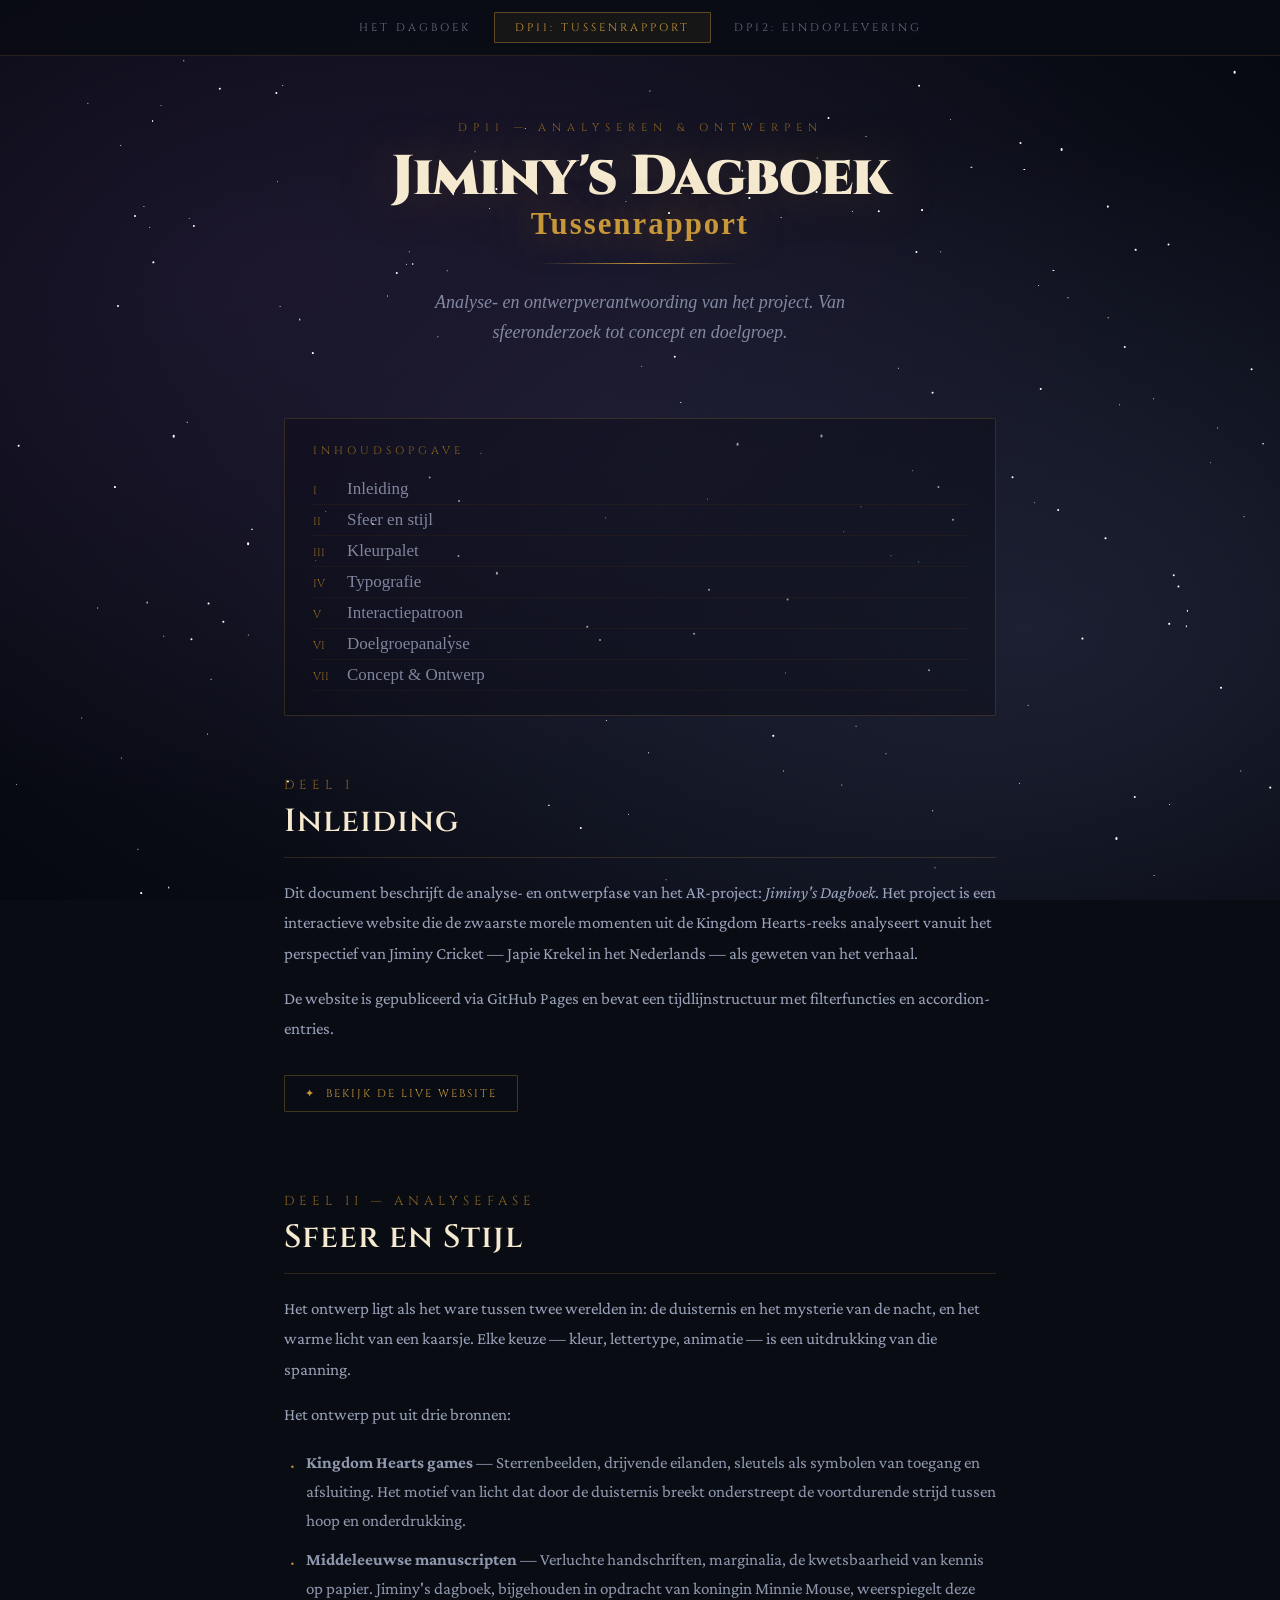
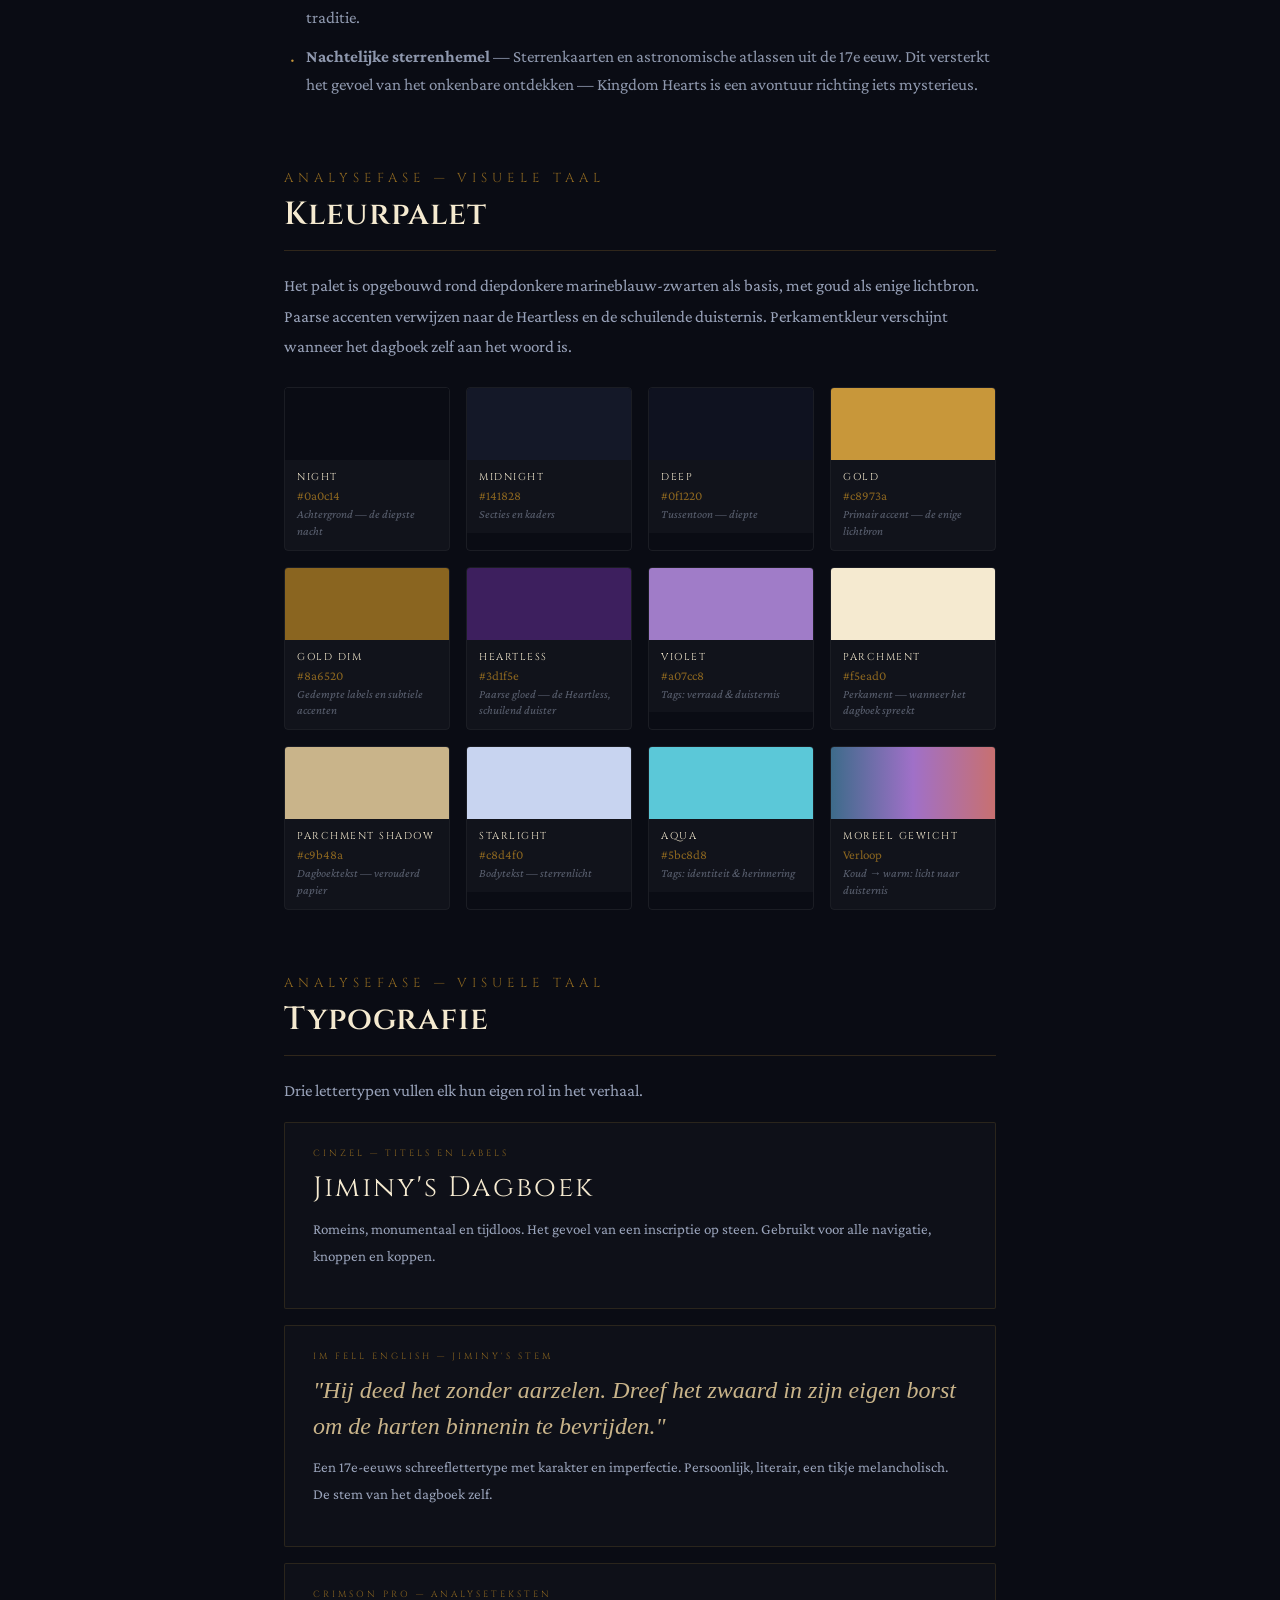
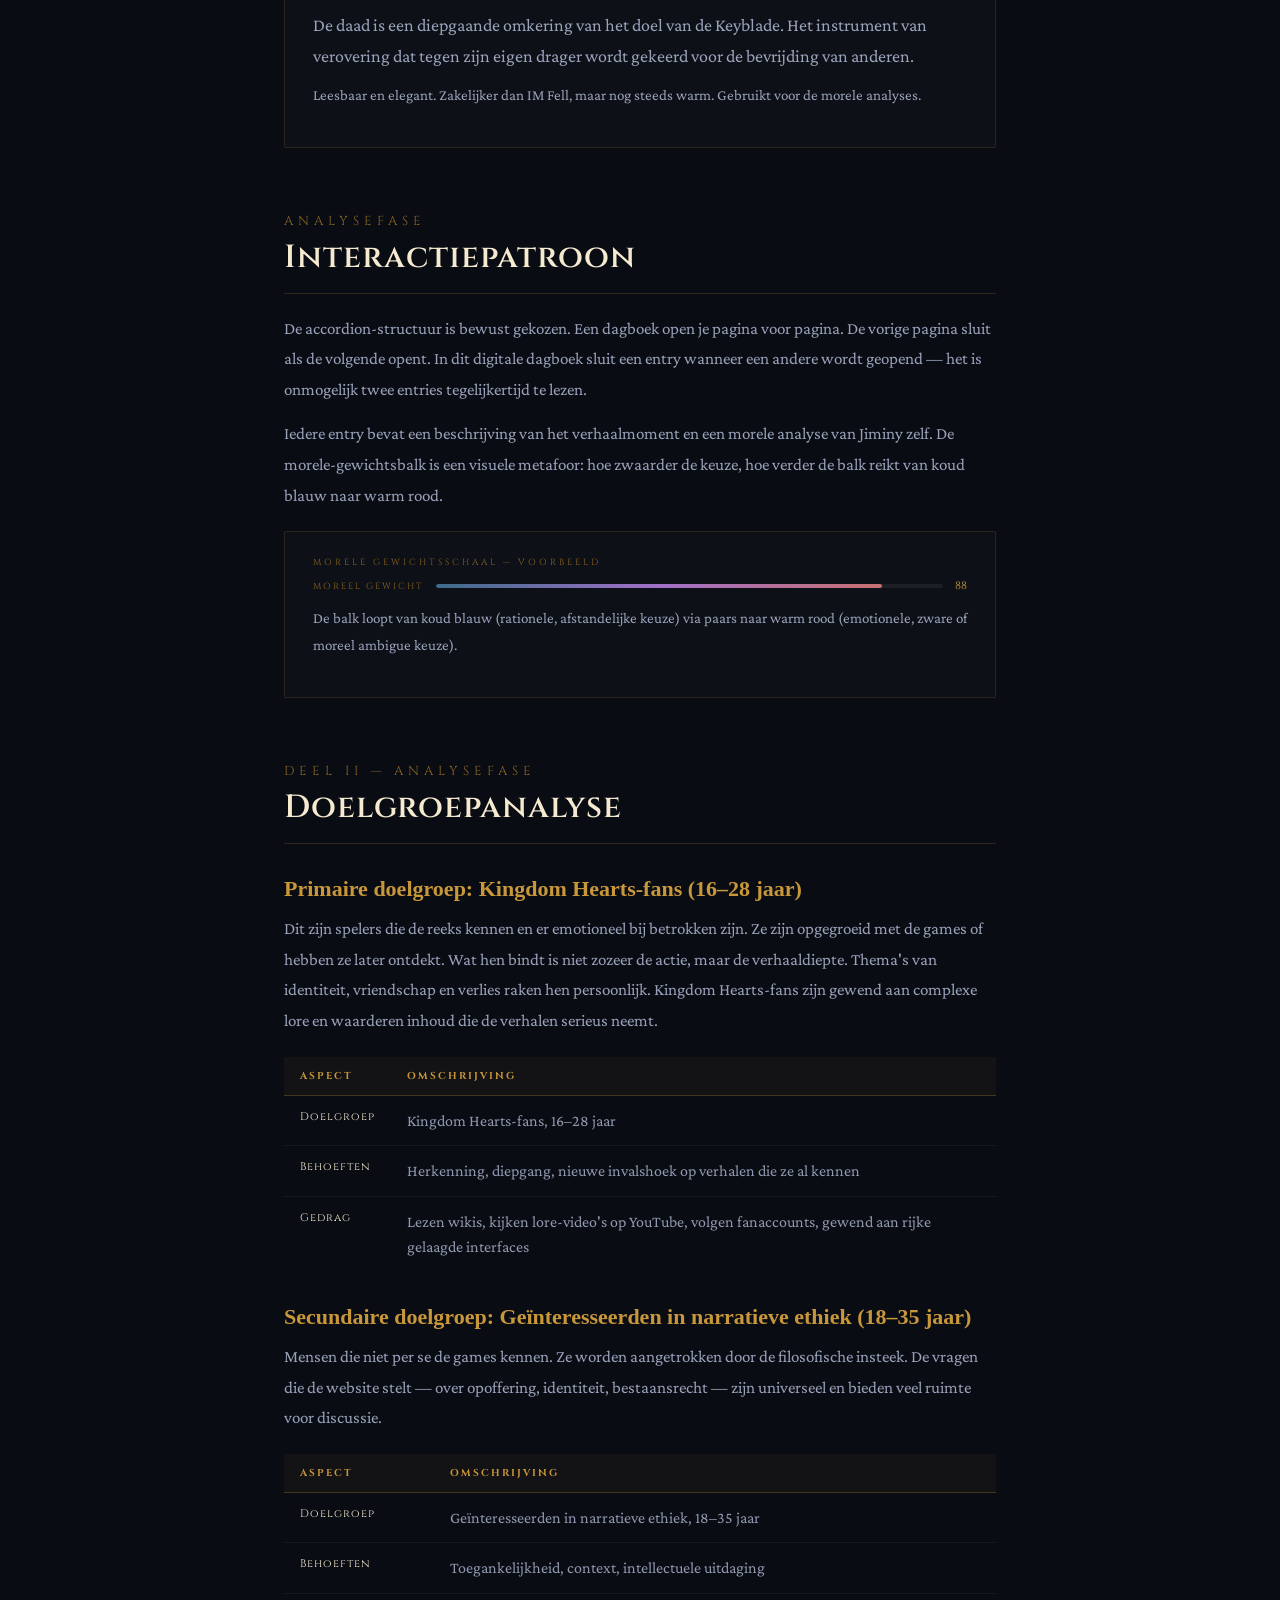
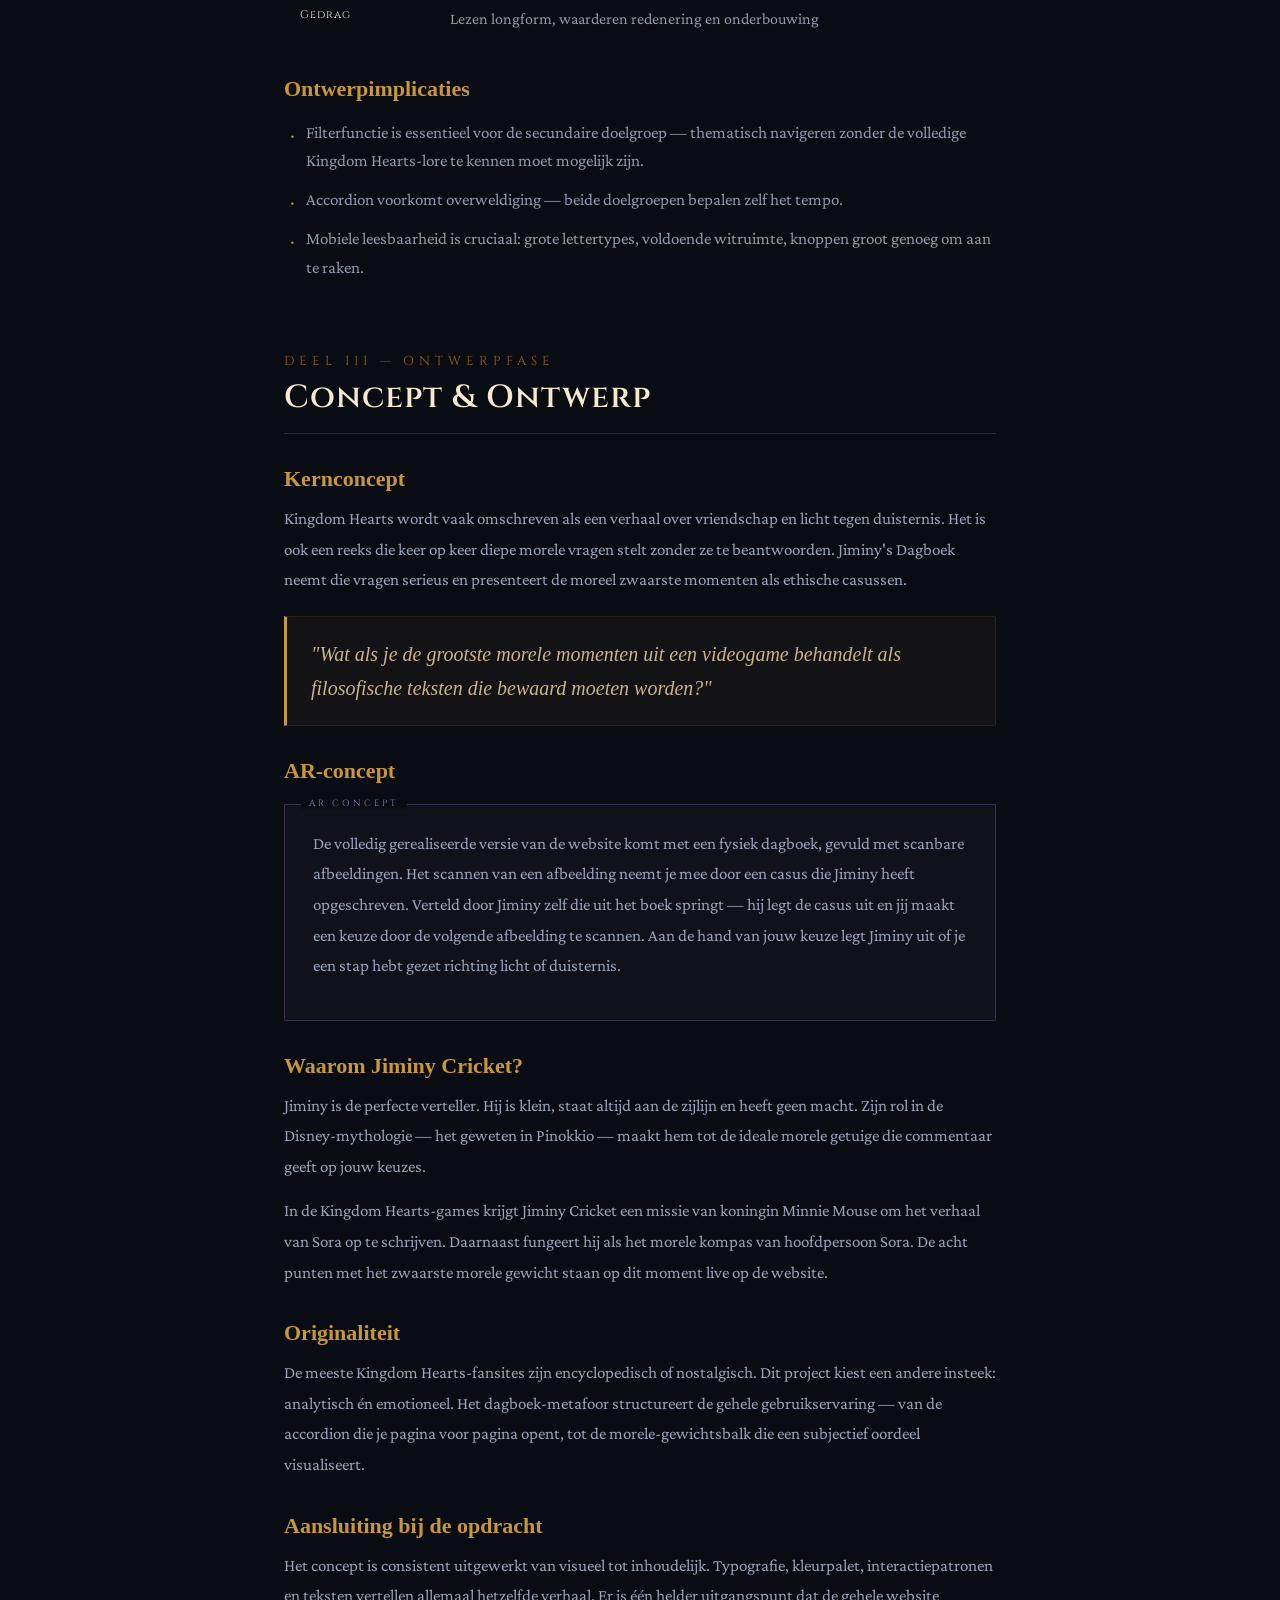
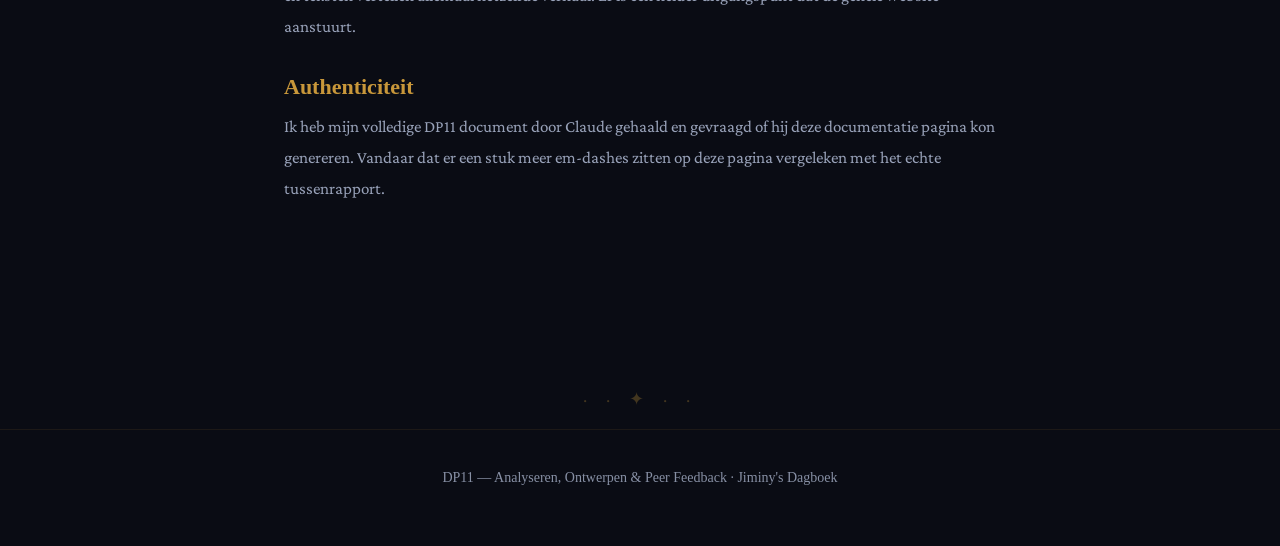
<file: documentatie.html>
<!DOCTYPE html>
<html lang="nl">
<head>
  <meta charset="UTF-8">
  <meta name="viewport" content="width=device-width, initial-scale=1.0">
  <title>Tussenrapport — Jiminy's Dagboek</title>
  <link rel="preconnect" href="https://fonts.googleapis.com" crossorigin>
  <link href="https://fonts.googleapis.com/css2?family=IM+Fell+English:ital@0;1&family=Cinzel:wght@400;600;900&family=Crimson+Pro:ital,wght@0,300;0,400;1,300;1,400&display=swap" rel="stylesheet">
  <link rel="stylesheet" href="stijl.css">
  <style>

    /* ─── PAGINANAVIGATIE ─── */
    .site-nav {
      position: fixed;
      top: 0;
      left: 0;
      right: 0;
      z-index: 100;
      display: flex;
      justify-content: center;
      gap: 2px;
      padding: 12px 20px;
      background: rgba(10, 12, 20, 0.85);
      backdrop-filter: blur(10px);
      border-bottom: 1px solid rgba(200, 151, 58, 0.15);
    }

    .nav-link {
      font-family: 'Cinzel', serif;
      font-size: 11px;
      letter-spacing: 3px;
      text-transform: uppercase;
      color: rgba(200, 212, 240, 0.5);
      text-decoration: none;
      padding: 7px 20px;
      border: 1px solid transparent;
      border-radius: 1px;
      transition: all 0.25s ease;
    }

    .nav-link:hover {
      color: var(--gold);
      border-color: rgba(200, 151, 58, 0.2);
    }

    .nav-link.actief {
      color: var(--gold);
      border-color: rgba(200, 151, 58, 0.4);
      background: rgba(200, 151, 58, 0.07);
    }

    /* ─── DOCUMENTATIE LAYOUT ─── */
    .doc-container {
      position: relative;
      z-index: 10;
      max-width: 760px;
      margin: 0 auto;
      padding: 120px 24px 100px;
    }

    /* ─── DOC HEADER ─── */
    .doc-header {
      text-align: center;
      margin-bottom: 70px;
      opacity: 0;
      animation: fadeUp 1s ease 0.3s forwards;
    }

    .doc-header-deco {
      font-family: 'Cinzel', serif;
      font-size: 11px;
      letter-spacing: 6px;
      color: var(--gold-dim);
      text-transform: uppercase;
      margin-bottom: 16px;
    }

    .doc-header h1 {
      font-size: clamp(32px, 6vw, 56px);
      text-shadow:
        0 0 60px rgba(var(--gold-rgb), 0.3),
        0 0 120px rgba(var(--gold-rgb), 0.1);
    }

    .doc-header .header-rule {
      margin: 24px auto;
    }

    .doc-header p {
      font-family: 'IM Fell English', serif;
      font-style: italic;
      font-size: 18px;
      color: rgba(200, 212, 240, 0.6);
      max-width: 480px;
      margin: 0 auto;
      line-height: 1.65;
    }

    /* ─── SECTIES ─── */
    .doc-section {
      margin-bottom: 64px;
      opacity: 0;
      transform: translateY(16px);
      transition: opacity 0.6s ease, transform 0.6s ease;
    }

    .doc-section.visible {
      opacity: 1;
      transform: translateY(0);
    }

    .doc-section-title {
      font-family: 'Cinzel', serif;
      font-size: 13px;
      letter-spacing: 5px;
      text-transform: uppercase;
      color: var(--gold-dim);
      margin-bottom: 6px;
    }

    .doc-section h2 {
      font-family: 'Cinzel', serif;
      font-size: clamp(22px, 4vw, 32px);
      font-weight: 600;
      color: var(--parchment);
      letter-spacing: 1px;
      margin-bottom: 20px;
      padding-bottom: 14px;
      border-bottom: 1px solid rgba(var(--gold-rgb), 0.2);
    }

    .doc-section h3 {
      font-family: 'IM Fell English', serif;
      font-size: 22px;
      color: var(--gold);
      margin: 32px 0 12px;
    }

    .doc-section p {
      font-family: 'Crimson Pro', Georgia, serif;
      font-size: 17px;
      line-height: 1.8;
      color: rgba(200, 212, 240, 0.75);
      margin-bottom: 14px;
    }

    .doc-section ul {
      list-style: none;
      padding: 0;
      margin: 12px 0 20px;
    }

    .doc-section ul li {
      font-family: 'Crimson Pro', Georgia, serif;
      font-size: 17px;
      line-height: 1.7;
      color: rgba(200, 212, 240, 0.7);
      padding: 5px 0 5px 22px;
      position: relative;
    }

    .doc-section ul li::before {
      content: '·';
      position: absolute;
      left: 6px;
      color: var(--gold);
      font-size: 20px;
      line-height: 1.5;
    }

    /* ─── KLEURPALET ─── */
    .color-grid {
      display: grid;
      grid-template-columns: repeat(auto-fill, minmax(140px, 1fr));
      gap: 16px;
      margin: 24px 0;
    }

    .color-swatch {
      border-radius: 4px;
      overflow: hidden;
      border: 1px solid rgba(255, 255, 255, 0.07);
    }

    .swatch-color {
      height: 72px;
      width: 100%;
    }

    .swatch-info {
      padding: 10px 12px;
      background: rgba(255, 255, 255, 0.03);
    }

    .swatch-name {
      font-family: 'Cinzel', serif;
      font-size: 10px;
      letter-spacing: 1.5px;
      text-transform: uppercase;
      color: var(--parchment);
      margin-bottom: 4px;
    }

    .swatch-hex {
      font-family: 'Crimson Pro', monospace;
      font-size: 13px;
      color: var(--gold-dim);
    }

    .swatch-role {
      font-family: 'Crimson Pro', serif;
      font-style: italic;
      font-size: 12px;
      color: rgba(200, 212, 240, 0.4);
      margin-top: 3px;
      line-height: 1.4;
    }

    /* ─── TYPOGRAFIE DEMO ─── */
    .type-block {
      border: 1px solid rgba(var(--gold-rgb), 0.15);
      border-radius: 2px;
      padding: 24px 28px;
      margin: 16px 0;
      background: rgba(255, 255, 255, 0.02);
      position: relative;
    }

    .type-label {
      font-family: 'Cinzel', serif;
      font-size: 9px;
      letter-spacing: 3px;
      text-transform: uppercase;
      color: var(--gold-dim);
      margin-bottom: 10px;
    }

    .type-cinzel    { font-family: 'Cinzel', serif; font-size: 28px; color: var(--parchment); letter-spacing: 2px; }
    .type-fell      { font-family: 'IM Fell English', serif; font-style: italic; font-size: 24px; color: var(--parchment-shadow); line-height: 1.5; }
    .type-crimson   { font-family: 'Crimson Pro', Georgia, serif; font-size: 18px; color: rgba(200, 212, 240, 0.75); line-height: 1.7; }

    /* ─── DOELGROEP TABEL ─── */
    .doc-table {
      width: 100%;
      border-collapse: collapse;
      margin: 20px 0;
      font-family: 'Crimson Pro', serif;
      font-size: 16px;
    }

    .doc-table th {
      font-family: 'Cinzel', serif;
      font-size: 10px;
      letter-spacing: 2px;
      text-transform: uppercase;
      color: var(--gold);
      padding: 12px 16px;
      text-align: left;
      border-bottom: 1px solid rgba(var(--gold-rgb), 0.3);
      background: rgba(var(--gold-rgb), 0.05);
    }

    .doc-table td {
      padding: 12px 16px;
      color: rgba(200, 212, 240, 0.7);
      border-bottom: 1px solid rgba(255, 255, 255, 0.05);
      vertical-align: top;
      line-height: 1.6;
    }

    .doc-table tr:last-child td {
      border-bottom: none;
    }

    .doc-table td:first-child {
      font-family: 'Cinzel', serif;
      font-size: 11px;
      letter-spacing: 1px;
      color: var(--parchment);
      white-space: nowrap;
    }

    /* ─── GECITEERD BLOK ─── */
    .doc-quote {
      font-family: 'IM Fell English', serif;
      font-style: italic;
      font-size: 20px;
      line-height: 1.7;
      color: var(--parchment-shadow);
      padding: 20px 24px;
      background: rgba(var(--gold-rgb), 0.05);
      border: 1px solid rgba(var(--gold-rgb), 0.12);
      border-left: 3px solid var(--gold);
      border-radius: 0 2px 2px 0;
      margin: 20px 0;
      position: relative;
    }

    /* ─── AR CONCEPT HIGHLIGHT ─── */
    .ar-highlight {
      border: 1px solid rgba(var(--violet-rgb), 0.3);
      border-radius: 2px;
      padding: 24px 28px;
      background: rgba(var(--violet-rgb), 0.05);
      margin: 20px 0;
      position: relative;
    }

    .ar-highlight::before {
      content: 'AR CONCEPT';
      font-family: 'Cinzel', serif;
      font-size: 9px;
      letter-spacing: 3px;
      color: var(--violet);
      position: absolute;
      top: -8px;
      left: 16px;
      background: var(--night);
      padding: 0 8px;
    }

    /* ─── LIVE LINK ─── */
    .doc-link {
      display: inline-flex;
      align-items: center;
      gap: 8px;
      font-family: 'Cinzel', serif;
      font-size: 11px;
      letter-spacing: 2px;
      text-transform: uppercase;
      color: var(--gold);
      text-decoration: none;
      border: 1px solid rgba(var(--gold-rgb), 0.3);
      padding: 10px 20px;
      border-radius: 1px;
      transition: all 0.25s ease;
      margin: 16px 0;
    }

    .doc-link:hover {
      background: rgba(var(--gold-rgb), 0.1);
      border-color: var(--gold);
    }

    /* ─── INHOUDSOPGAVE ─── */
    .toc {
      border: 1px solid rgba(var(--gold-rgb), 0.2);
      border-radius: 2px;
      padding: 24px 28px;
      background: rgba(10, 12, 20, 0.4);
      margin-bottom: 60px;
      opacity: 0;
      animation: fadeUp 1s ease 0.6s forwards;
    }

    .toc-title {
      font-family: 'Cinzel', serif;
      font-size: 11px;
      letter-spacing: 4px;
      text-transform: uppercase;
      color: var(--gold-dim);
      margin-bottom: 16px;
    }

    .toc ol {
      list-style: none;
      padding: 0;
      counter-reset: toc;
    }

    .toc ol li {
      counter-increment: toc;
      font-family: 'IM Fell English', serif;
      font-size: 17px;
      color: rgba(200, 212, 240, 0.6);
      padding: 5px 0;
      border-bottom: 1px dotted rgba(var(--gold-rgb), 0.1);
      display: flex;
      align-items: baseline;
      gap: 10px;
    }

    .toc ol li::before {
      content: counter(toc, upper-roman);
      font-family: 'Cinzel', serif;
      font-size: 11px;
      color: var(--gold-dim);
      min-width: 24px;
    }

    .toc ol li a {
      color: inherit;
      text-decoration: none;
      transition: color 0.2s;
    }

    .toc ol li a:hover {
      color: var(--gold);
    }

  </style>
</head>
<body>

<!-- Sterrenveld -->
<div class="stars" id="stars" aria-hidden="true"></div>

<!-- Navigatie -->
<nav class="site-nav" aria-label="Hoofdnavigatie">
  <a href="index.html" class="nav-link">Het Dagboek</a>
  <a href="documentatie.html" class="nav-link actief" aria-current="page">DP11: Tussenrapport</a>
  <a href="documentatie2.html" class="nav-link">DP12: Eindoplevering</a>
</nav>

<!-- Documentatie inhoud -->
<div class="doc-container">

  <!-- Header -->
  <div class="doc-header">
    <div class="doc-header-deco">DP11 — Analyseren & Ontwerpen</div>
    <h1>Jiminy's Dagboek<em>Tussenrapport</em></h1>
    <div class="header-rule"></div>
    <p>Analyse- en ontwerpverantwoording van het project. Van sfeeronderzoek tot concept en doelgroep.</p>
  </div>

  <!-- Inhoudsopgave -->
  <nav class="toc" aria-label="Inhoudsopgave">
    <div class="toc-title">Inhoudsopgave</div>
    <ol>
      <li><a href="#inleiding">Inleiding</a></li>
      <li><a href="#sfeer">Sfeer en stijl</a></li>
      <li><a href="#kleurpalet">Kleurpalet</a></li>
      <li><a href="#typografie">Typografie</a></li>
      <li><a href="#interactie">Interactiepatroon</a></li>
      <li><a href="#doelgroep">Doelgroepanalyse</a></li>
      <li><a href="#concept">Concept & Ontwerp</a></li>
    </ol>
  </nav>

  <!-- ── I. INLEIDING ── -->
  <section class="doc-section" id="inleiding" aria-labelledby="titel-inleiding">
    <div class="doc-section-title">Deel I</div>
    <h2 id="titel-inleiding">Inleiding</h2>
    <p>Dit document beschrijft de analyse- en ontwerpfase van het AR-project: <em>Jiminy's Dagboek</em>. Het project is een interactieve website die de zwaarste morele momenten uit de Kingdom Hearts-reeks analyseert vanuit het perspectief van Jiminy Cricket — Japie Krekel in het Nederlands — als geweten van het verhaal.</p>
    <p>De website is gepubliceerd via GitHub Pages en bevat een tijdlijnstructuur met filterfuncties en accordion-entries.</p>
    <a href="https://jayheshya.github.io/Jiminy-s-Dagboek/" class="doc-link" target="_blank" rel="noopener">
      ✦ &nbsp;Bekijk de live website
    </a>
  </section>

  <!-- ── II. SFEER EN STIJL ── -->
  <section class="doc-section" id="sfeer" aria-labelledby="titel-sfeer">
    <div class="doc-section-title">Deel II — Analysefase</div>
    <h2 id="titel-sfeer">Sfeer en Stijl</h2>

    <p>Het ontwerp ligt als het ware tussen twee werelden in: de duisternis en het mysterie van de nacht, en het warme licht van een kaarsje. Elke keuze — kleur, lettertype, animatie — is een uitdrukking van die spanning.</p>

    <p>Het ontwerp put uit drie bronnen:</p>
    <ul>
      <li><strong>Kingdom Hearts games</strong> — Sterrenbeelden, drijvende eilanden, sleutels als symbolen van toegang en afsluiting. Het motief van licht dat door de duisternis breekt onderstreept de voortdurende strijd tussen hoop en onderdrukking.</li>
      <li><strong>Middeleeuwse manuscripten</strong> — Verluchte handschriften, marginalia, de kwetsbaarheid van kennis op papier. Jiminy's dagboek, bijgehouden in opdracht van koningin Minnie Mouse, weerspiegelt deze traditie.</li>
      <li><strong>Nachtelijke sterrenhemel</strong> — Sterrenkaarten en astronomische atlassen uit de 17e eeuw. Dit versterkt het gevoel van het onkenbare ontdekken — Kingdom Hearts is een avontuur richting iets mysterieus.</li>
    </ul>
  </section>

  <!-- ── III. KLEURPALET ── -->
  <section class="doc-section" id="kleurpalet" aria-labelledby="titel-kleur">
    <div class="doc-section-title">Analysefase — Visuele Taal</div>
    <h2 id="titel-kleur">Kleurpalet</h2>

    <p>Het palet is opgebouwd rond diepdonkere marineblauw-zwarten als basis, met goud als enige lichtbron. Paarse accenten verwijzen naar de Heartless en de schuilende duisternis. Perkamentkleur verschijnt wanneer het dagboek zelf aan het woord is.</p>

    <div class="color-grid">

      <div class="color-swatch">
        <div class="swatch-color" style="background: #0a0c14;"></div>
        <div class="swatch-info">
          <div class="swatch-name">Night</div>
          <div class="swatch-hex">#0a0c14</div>
          <div class="swatch-role">Achtergrond — de diepste nacht</div>
        </div>
      </div>

      <div class="color-swatch">
        <div class="swatch-color" style="background: #141828;"></div>
        <div class="swatch-info">
          <div class="swatch-name">Midnight</div>
          <div class="swatch-hex">#141828</div>
          <div class="swatch-role">Secties en kaders</div>
        </div>
      </div>

      <div class="color-swatch">
        <div class="swatch-color" style="background: #0f1220;"></div>
        <div class="swatch-info">
          <div class="swatch-name">Deep</div>
          <div class="swatch-hex">#0f1220</div>
          <div class="swatch-role">Tussentoon — diepte</div>
        </div>
      </div>

      <div class="color-swatch">
        <div class="swatch-color" style="background: #c8973a;"></div>
        <div class="swatch-info">
          <div class="swatch-name">Gold</div>
          <div class="swatch-hex">#c8973a</div>
          <div class="swatch-role">Primair accent — de enige lichtbron</div>
        </div>
      </div>

      <div class="color-swatch">
        <div class="swatch-color" style="background: #8a6520;"></div>
        <div class="swatch-info">
          <div class="swatch-name">Gold Dim</div>
          <div class="swatch-hex">#8a6520</div>
          <div class="swatch-role">Gedempte labels en subtiele accenten</div>
        </div>
      </div>

      <div class="color-swatch">
        <div class="swatch-color" style="background: #3d1f5e;"></div>
        <div class="swatch-info">
          <div class="swatch-name">Heartless</div>
          <div class="swatch-hex">#3d1f5e</div>
          <div class="swatch-role">Paarse gloed — de Heartless, schuilend duister</div>
        </div>
      </div>

      <div class="color-swatch">
        <div class="swatch-color" style="background: #a07cc8;"></div>
        <div class="swatch-info">
          <div class="swatch-name">Violet</div>
          <div class="swatch-hex">#a07cc8</div>
          <div class="swatch-role">Tags: verraad & duisternis</div>
        </div>
      </div>

      <div class="color-swatch">
        <div class="swatch-color" style="background: #f5ead0;"></div>
        <div class="swatch-info">
          <div class="swatch-name">Parchment</div>
          <div class="swatch-hex">#f5ead0</div>
          <div class="swatch-role">Perkament — wanneer het dagboek spreekt</div>
        </div>
      </div>

      <div class="color-swatch">
        <div class="swatch-color" style="background: #c9b48a;"></div>
        <div class="swatch-info">
          <div class="swatch-name">Parchment Shadow</div>
          <div class="swatch-hex">#c9b48a</div>
          <div class="swatch-role">Dagboektekst — verouderd papier</div>
        </div>
      </div>

      <div class="color-swatch">
        <div class="swatch-color" style="background: #c8d4f0;"></div>
        <div class="swatch-info">
          <div class="swatch-name">Starlight</div>
          <div class="swatch-hex">#c8d4f0</div>
          <div class="swatch-role">Bodytekst — sterrenlicht</div>
        </div>
      </div>

      <div class="color-swatch">
        <div class="swatch-color" style="background: #5bc8d8;"></div>
        <div class="swatch-info">
          <div class="swatch-name">Aqua</div>
          <div class="swatch-hex">#5bc8d8</div>
          <div class="swatch-role">Tags: identiteit & herinnering</div>
        </div>
      </div>

      <div class="color-swatch">
        <div class="swatch-color" style="background: linear-gradient(90deg, #3d6b8a, #a070c8, #c87070);"></div>
        <div class="swatch-info">
          <div class="swatch-name">Moreel Gewicht</div>
          <div class="swatch-hex">Verloop</div>
          <div class="swatch-role">Koud → warm: licht naar duisternis</div>
        </div>
      </div>

    </div>
  </section>

  <!-- ── IV. TYPOGRAFIE ── -->
  <section class="doc-section" id="typografie" aria-labelledby="titel-type">
    <div class="doc-section-title">Analysefase — Visuele Taal</div>
    <h2 id="titel-type">Typografie</h2>
    <p>Drie lettertypen vullen elk hun eigen rol in het verhaal.</p>

    <div class="type-block">
      <div class="type-label">Cinzel — Titels en labels</div>
      <div class="type-cinzel">Jiminy's Dagboek</div>
      <p style="margin-top: 10px; font-size: 15px;">Romeins, monumentaal en tijdloos. Het gevoel van een inscriptie op steen. Gebruikt voor alle navigatie, knoppen en koppen.</p>
    </div>

    <div class="type-block">
      <div class="type-label">IM Fell English — Jiminy's stem</div>
      <div class="type-fell">"Hij deed het zonder aarzelen. Dreef het zwaard in zijn eigen borst om de harten binnenin te bevrijden."</div>
      <p style="margin-top: 10px; font-size: 15px;">Een 17e-eeuws schreeflettertype met karakter en imperfectie. Persoonlijk, literair, een tikje melancholisch. De stem van het dagboek zelf.</p>
    </div>

    <div class="type-block">
      <div class="type-label">Crimson Pro — Analyseteksten</div>
      <div class="type-crimson">De daad is een diepgaande omkering van het doel van de Keyblade. Het instrument van verovering dat tegen zijn eigen drager wordt gekeerd voor de bevrijding van anderen.</div>
      <p style="margin-top: 10px; font-size: 15px;">Leesbaar en elegant. Zakelijker dan IM Fell, maar nog steeds warm. Gebruikt voor de morele analyses.</p>
    </div>
  </section>

  <!-- ── V. INTERACTIEPATROON ── -->
  <section class="doc-section" id="interactie" aria-labelledby="titel-interactie">
    <div class="doc-section-title">Analysefase</div>
    <h2 id="titel-interactie">Interactiepatroon</h2>
    <p>De accordion-structuur is bewust gekozen. Een dagboek open je pagina voor pagina. De vorige pagina sluit als de volgende opent. In dit digitale dagboek sluit een entry wanneer een andere wordt geopend — het is onmogelijk twee entries tegelijkertijd te lezen.</p>
    <p>Iedere entry bevat een beschrijving van het verhaalmoment en een morele analyse van Jiminy zelf. De morele-gewichtsbalk is een visuele metafoor: hoe zwaarder de keuze, hoe verder de balk reikt van koud blauw naar warm rood.</p>

    <div class="type-block" style="margin-top: 20px;">
      <div class="type-label">Morele gewichtsschaal — voorbeeld</div>
      <div style="display: flex; align-items: center; gap: 12px; margin-top: 8px;">
        <span style="font-family: 'Cinzel', serif; font-size: 9px; letter-spacing: 2px; color: var(--gold-dim); text-transform: uppercase; white-space: nowrap;">Moreel gewicht</span>
        <div style="flex: 1; height: 4px; background: rgba(255,255,255,0.06); border-radius: 2px; overflow: hidden;">
          <div style="height: 100%; width: 88%; background: linear-gradient(90deg, #3d6b8a, #a070c8, #c87070); border-radius: 2px;"></div>
        </div>
        <span style="font-family: 'Cinzel', serif; font-size: 11px; color: var(--gold);">88</span>
      </div>
      <p style="margin-top: 12px; font-size: 15px;">De balk loopt van koud blauw (rationele, afstandelijke keuze) via paars naar warm rood (emotionele, zware of moreel ambigue keuze).</p>
    </div>
  </section>

  <!-- ── VI. DOELGROEP ── -->
  <section class="doc-section" id="doelgroep" aria-labelledby="titel-doelgroep">
    <div class="doc-section-title">Deel II — Analysefase</div>
    <h2 id="titel-doelgroep">Doelgroepanalyse</h2>

    <h3>Primaire doelgroep: Kingdom Hearts-fans (16–28 jaar)</h3>
    <p>Dit zijn spelers die de reeks kennen en er emotioneel bij betrokken zijn. Ze zijn opgegroeid met de games of hebben ze later ontdekt. Wat hen bindt is niet zozeer de actie, maar de verhaaldiepte. Thema's van identiteit, vriendschap en verlies raken hen persoonlijk. Kingdom Hearts-fans zijn gewend aan complexe lore en waarderen inhoud die de verhalen serieus neemt.</p>

    <table class="doc-table" aria-label="Doelgroep Kingdom Hearts-fans">
      <tr>
        <th>Aspect</th>
        <th>Omschrijving</th>
      </tr>
      <tr>
        <td>Doelgroep</td>
        <td>Kingdom Hearts-fans, 16–28 jaar</td>
      </tr>
      <tr>
        <td>Behoeften</td>
        <td>Herkenning, diepgang, nieuwe invalshoek op verhalen die ze al kennen</td>
      </tr>
      <tr>
        <td>Gedrag</td>
        <td>Lezen wikis, kijken lore-video's op YouTube, volgen fanaccounts, gewend aan rijke gelaagde interfaces</td>
      </tr>
    </table>

    <h3>Secundaire doelgroep: Geïnteresseerden in narratieve ethiek (18–35 jaar)</h3>
    <p>Mensen die niet per se de games kennen. Ze worden aangetrokken door de filosofische insteek. De vragen die de website stelt — over opoffering, identiteit, bestaansrecht — zijn universeel en bieden veel ruimte voor discussie.</p>

    <table class="doc-table" aria-label="Doelgroep narratieve ethiek">
      <tr>
        <th>Aspect</th>
        <th>Omschrijving</th>
      </tr>
      <tr>
        <td>Doelgroep</td>
        <td>Geïnteresseerden in narratieve ethiek, 18–35 jaar</td>
      </tr>
      <tr>
        <td>Behoeften</td>
        <td>Toegankelijkheid, context, intellectuele uitdaging</td>
      </tr>
      <tr>
        <td>Gedrag</td>
        <td>Lezen longform, waarderen redenering en onderbouwing</td>
      </tr>
    </table>

    <h3>Ontwerpimplicaties</h3>
    <ul>
      <li>Filterfunctie is essentieel voor de secundaire doelgroep — thematisch navigeren zonder de volledige Kingdom Hearts-lore te kennen moet mogelijk zijn.</li>
      <li>Accordion voorkomt overweldiging — beide doelgroepen bepalen zelf het tempo.</li>
      <li>Mobiele leesbaarheid is cruciaal: grote lettertypes, voldoende witruimte, knoppen groot genoeg om aan te raken.</li>
    </ul>
  </section>

  <!-- ── VII. CONCEPT ── -->
  <section class="doc-section" id="concept" aria-labelledby="titel-concept">
    <div class="doc-section-title">Deel III — Ontwerpfase</div>
    <h2 id="titel-concept">Concept & Ontwerp</h2>

    <h3>Kernconcept</h3>
    <p>Kingdom Hearts wordt vaak omschreven als een verhaal over vriendschap en licht tegen duisternis. Het is ook een reeks die keer op keer diepe morele vragen stelt zonder ze te beantwoorden. Jiminy's Dagboek neemt die vragen serieus en presenteert de moreel zwaarste momenten als ethische casussen.</p>

    <div class="doc-quote">
      "Wat als je de grootste morele momenten uit een videogame behandelt als filosofische teksten die bewaard moeten worden?"
    </div>

    <h3>AR-concept</h3>
    <div class="ar-highlight">
      <p>De volledig gerealiseerde versie van de website komt met een fysiek dagboek, gevuld met scanbare afbeeldingen. Het scannen van een afbeelding neemt je mee door een casus die Jiminy heeft opgeschreven. Verteld door Jiminy zelf die uit het boek springt — hij legt de casus uit en jij maakt een keuze door de volgende afbeelding te scannen. Aan de hand van jouw keuze legt Jiminy uit of je een stap hebt gezet richting licht of duisternis.</p>
    </div>

    <h3>Waarom Jiminy Cricket?</h3>
    <p>Jiminy is de perfecte verteller. Hij is klein, staat altijd aan de zijlijn en heeft geen macht. Zijn rol in de Disney-mythologie — het geweten in Pinokkio — maakt hem tot de ideale morele getuige die commentaar geeft op jouw keuzes.</p>
    <p>In de Kingdom Hearts-games krijgt Jiminy Cricket een missie van koningin Minnie Mouse om het verhaal van Sora op te schrijven. Daarnaast fungeert hij als het morele kompas van hoofdpersoon Sora. De acht punten met het zwaarste morele gewicht staan op dit moment live op de website.</p>

    <h3>Originaliteit</h3>
    <p>De meeste Kingdom Hearts-fansites zijn encyclopedisch of nostalgisch. Dit project kiest een andere insteek: analytisch én emotioneel. Het dagboek-metafoor structureert de gehele gebruikservaring — van de accordion die je pagina voor pagina opent, tot de morele-gewichtsbalk die een subjectief oordeel visualiseert.</p>

    <h3>Aansluiting bij de opdracht</h3>
    <p>Het concept is consistent uitgewerkt van visueel tot inhoudelijk. Typografie, kleurpalet, interactiepatronen en teksten vertellen allemaal hetzelfde verhaal. Er is één helder uitgangspunt dat de gehele website aanstuurt.</p>

    <h3>Authenticiteit</h3>
    <p>Ik heb mijn volledige DP11 document door Claude gehaald en gevraagd of hij deze documentatie pagina kon genereren. Vandaar dat er een stuk meer em-dashes zitten op deze pagina vergeleken met het echte tussenrapport.</p>
  </section>

</div>

<div class="scroll-bottom" aria-hidden="true">· · ✦ · ·</div>

<footer>
  <p class="footer-text">
    DP11 — Analyseren, Ontwerpen & Peer Feedback · Jiminy's Dagboek
  </p>
</footer>

<script>
  // ─── STERRENVELD ───
  const starsEl = document.getElementById('stars');
  const fragment = document.createDocumentFragment();
  for (let i = 0; i < 160; i++) {
    const star = document.createElement('div');
    star.className = 'star';
    const size = Math.random() * 2 + 0.5;
    star.style.cssText = [
      `left: ${Math.random() * 100}%`,
      `top: ${Math.random() * 100}%`,
      `width: ${size}px`,
      `height: ${size}px`,
      `--d: ${(Math.random() * 4 + 2).toFixed(1)}s`,
      `--delay: ${(Math.random() * 6).toFixed(1)}s`,
      `--min: ${(Math.random() * 0.15 + 0.03).toFixed(2)}`,
      `--max: ${(Math.random() * 0.6 + 0.2).toFixed(2)}`,
    ].join(';');
    fragment.appendChild(star);
  }
  starsEl.appendChild(fragment);

  // ─── SCROLL REVEAL ───
  const observer = new IntersectionObserver((entries) => {
    entries.forEach((e, i) => {
      if (e.isIntersecting) {
        setTimeout(() => e.target.classList.add('visible'), i * 100);
        observer.unobserve(e.target);
      }
    });
  }, { threshold: 0.08, rootMargin: '0px 0px -40px 0px' });

  document.querySelectorAll('.doc-section').forEach(s => observer.observe(s));
</script>
</body>
</html>
</file>
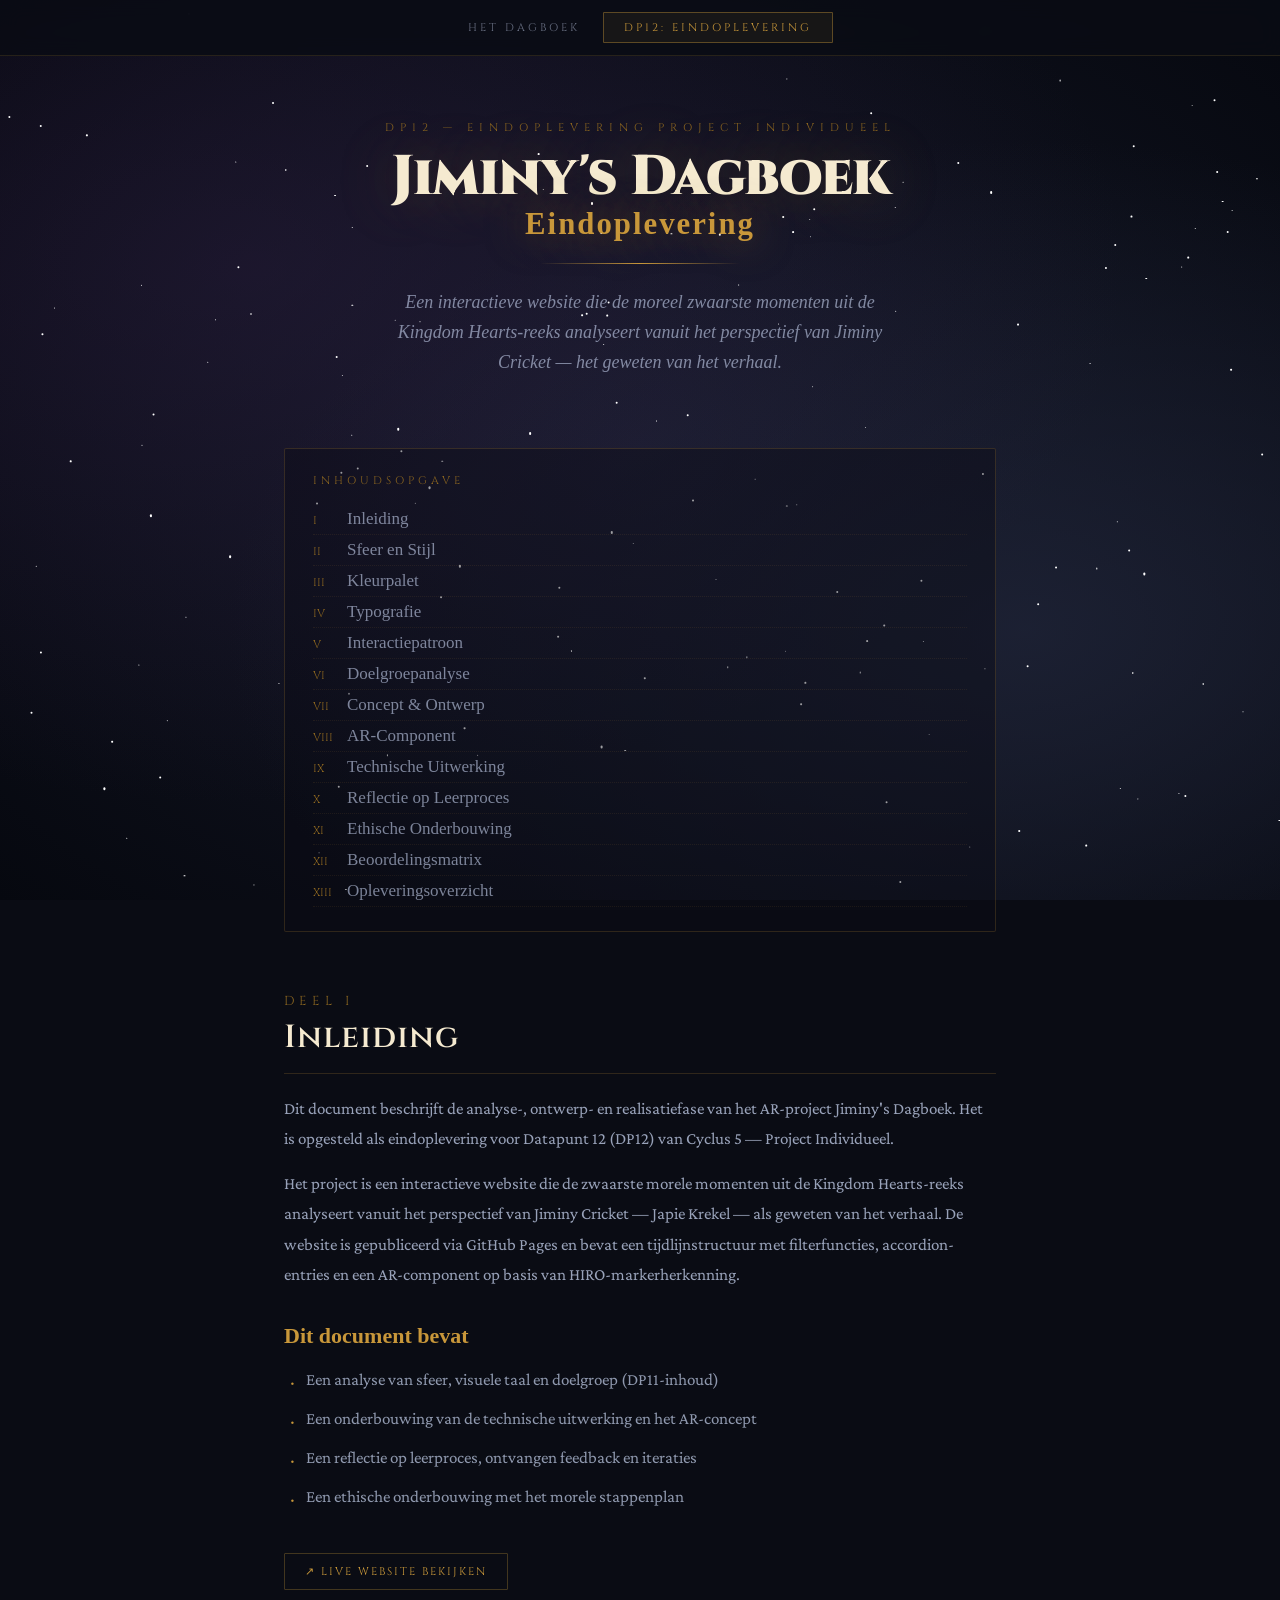
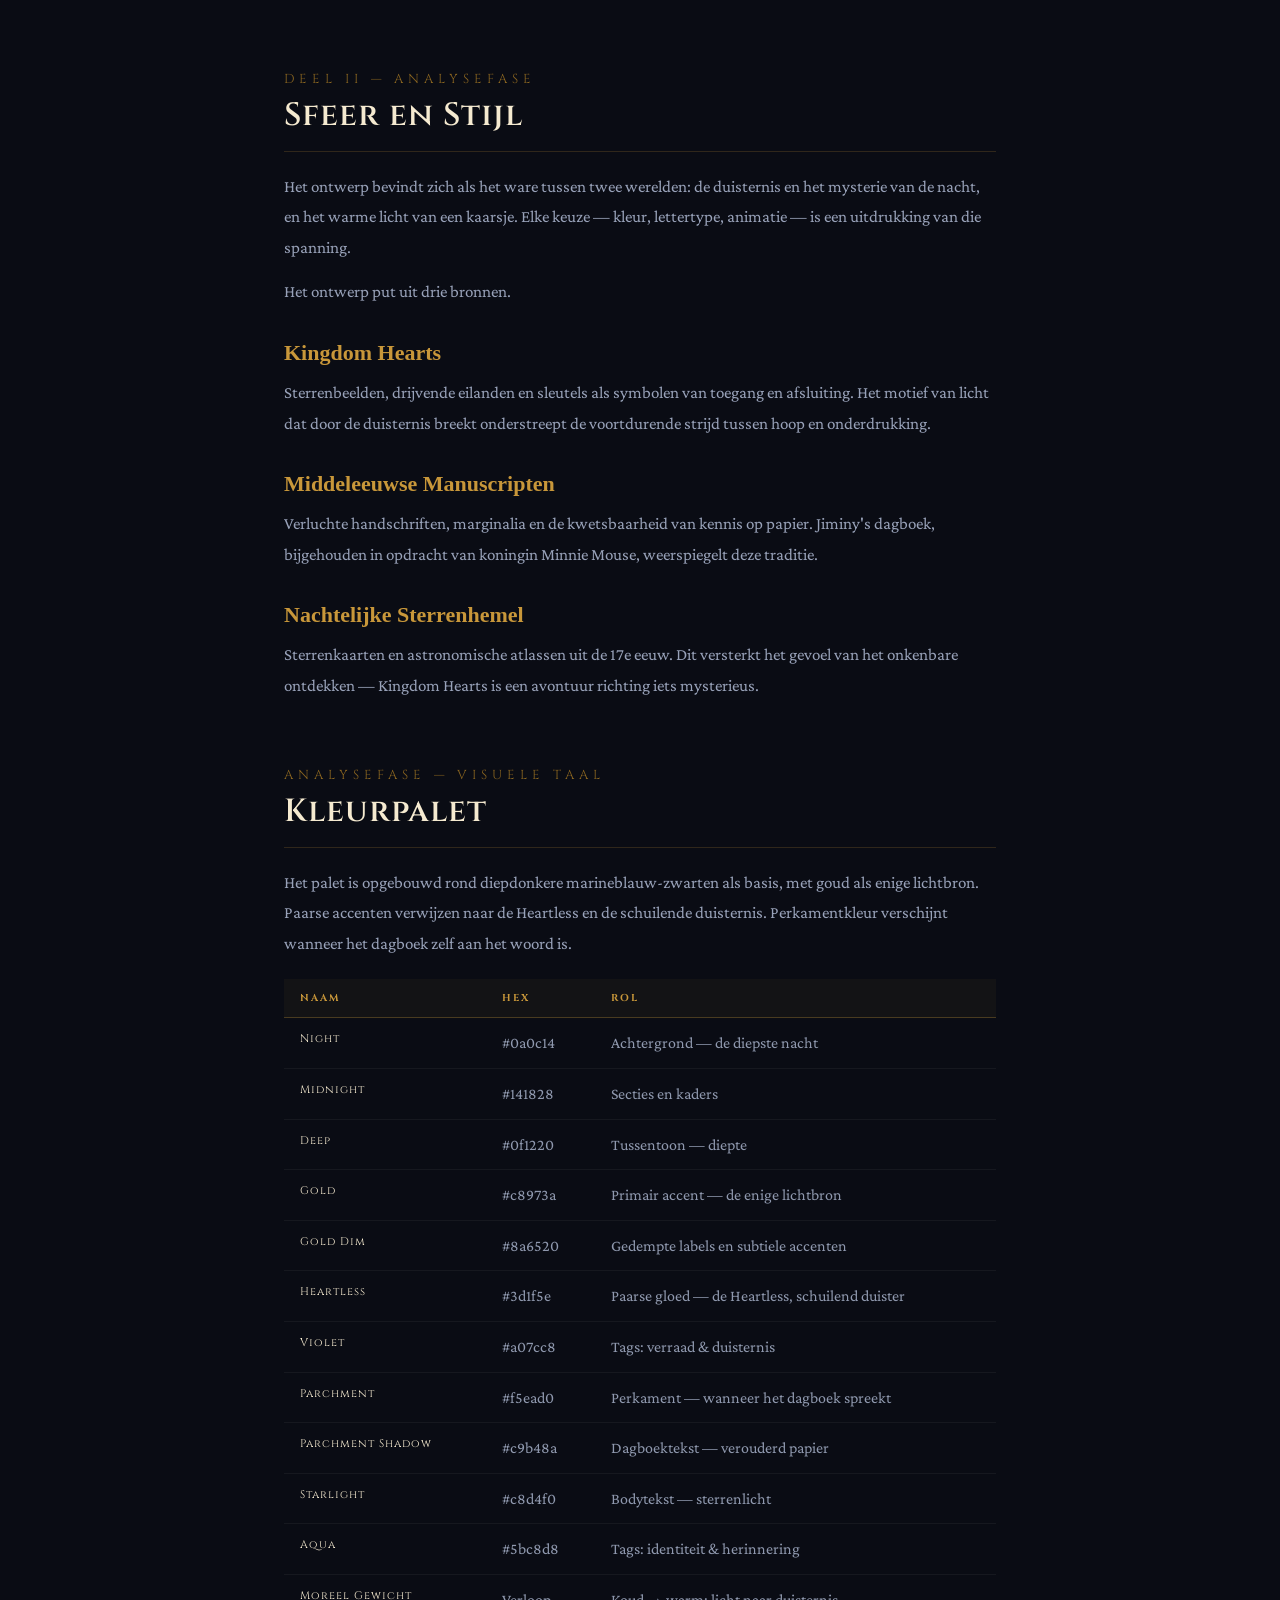
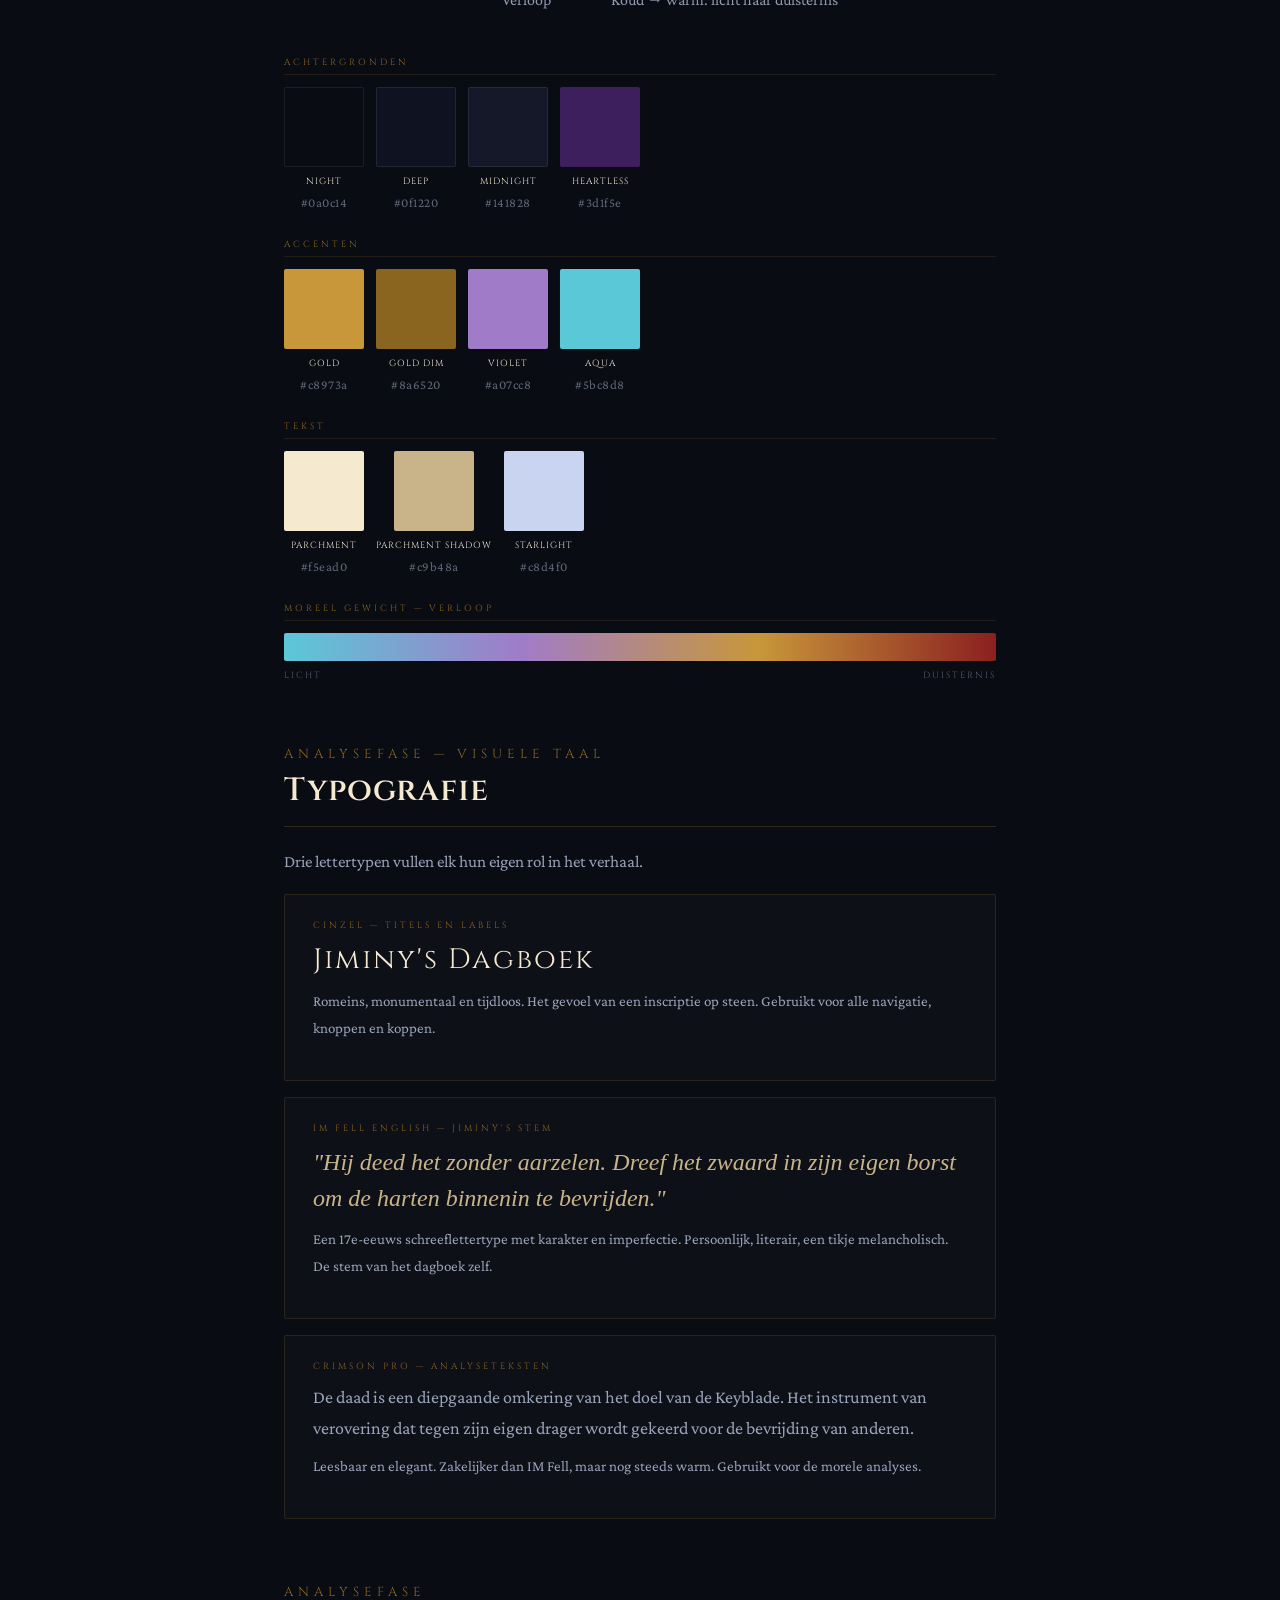
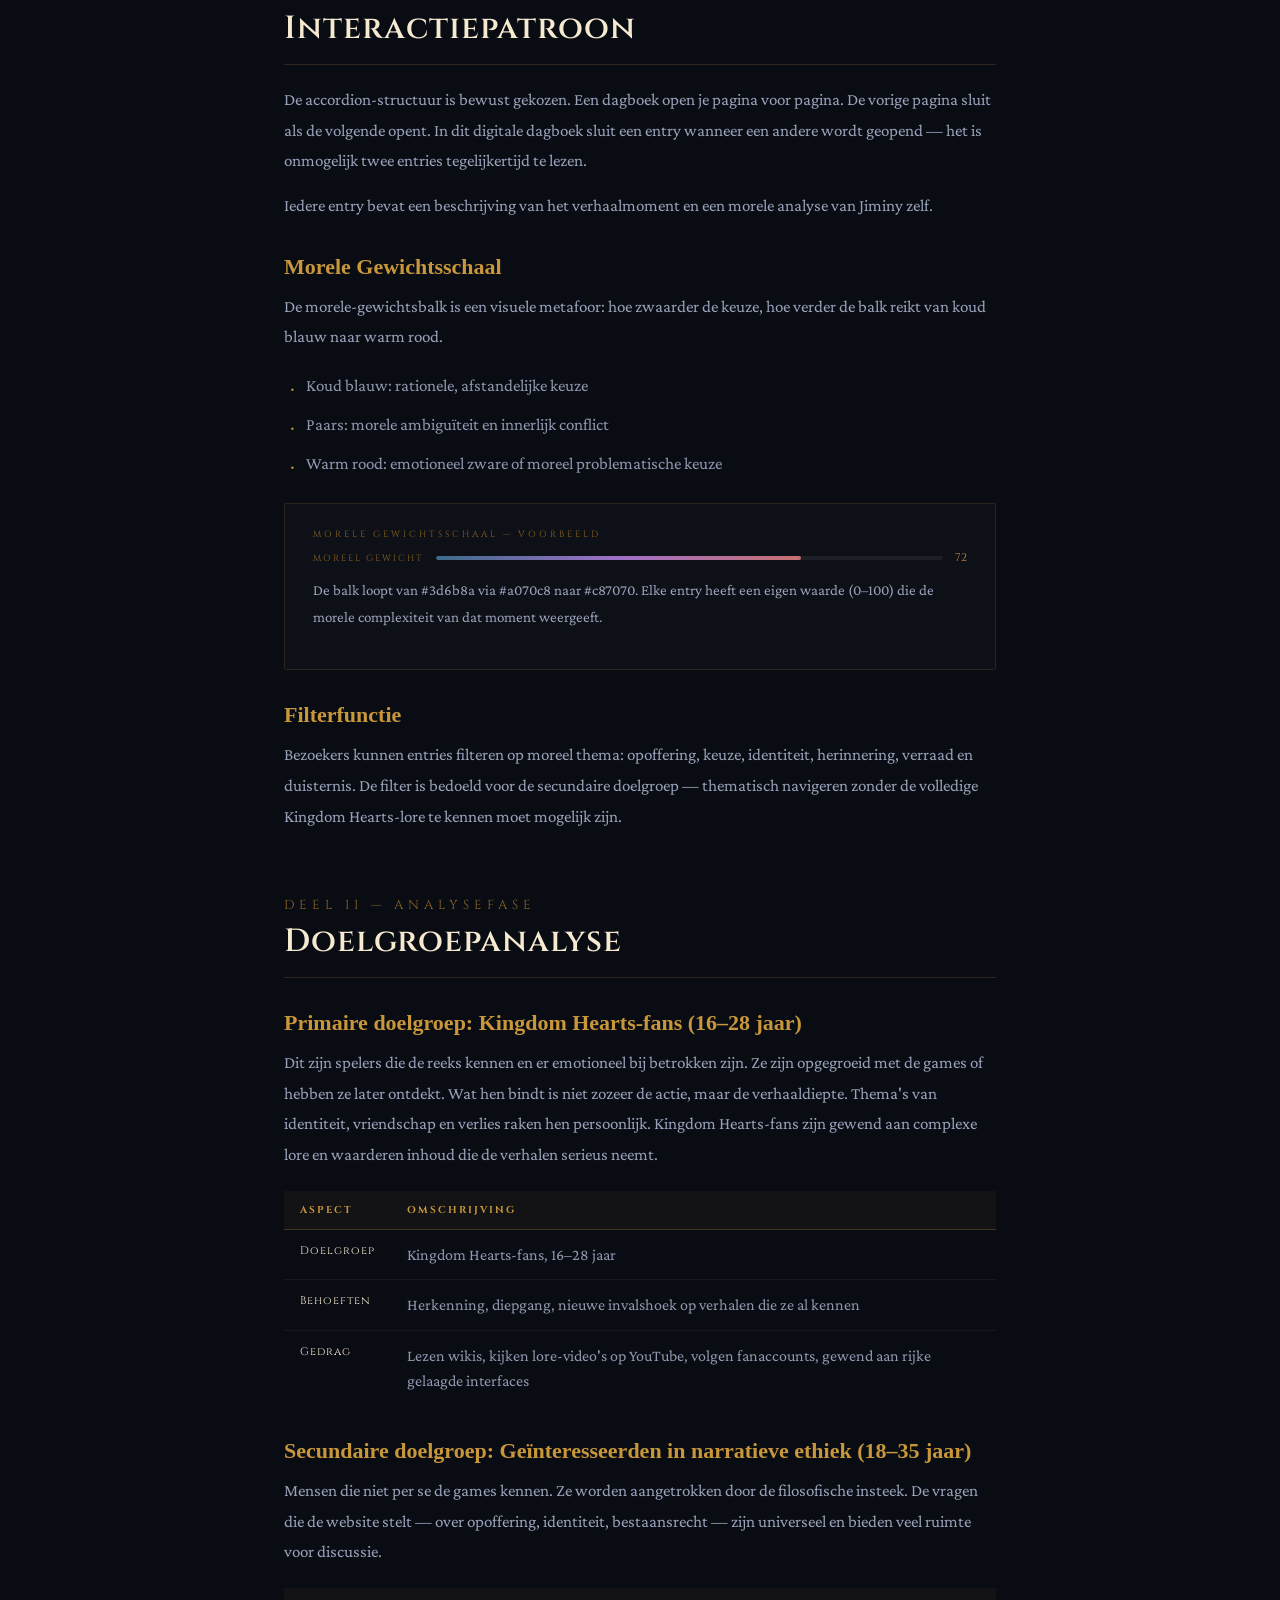
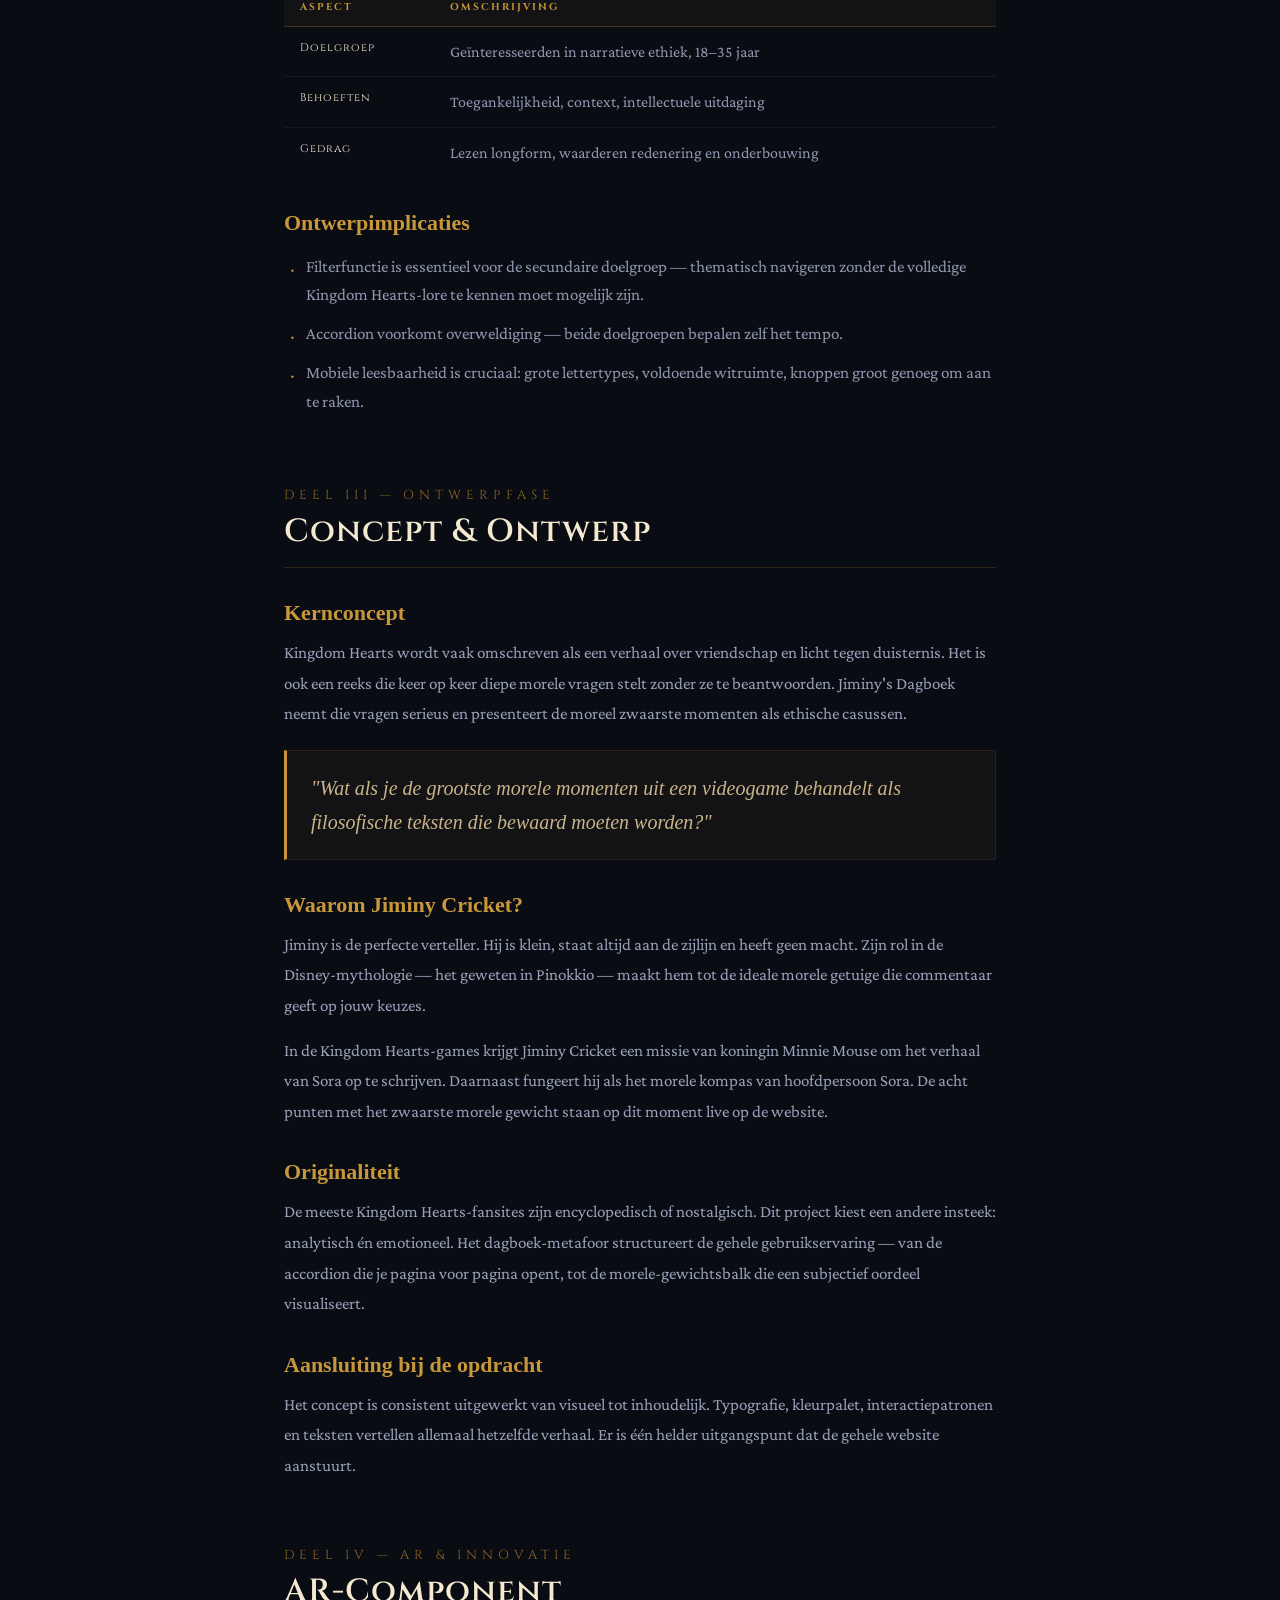
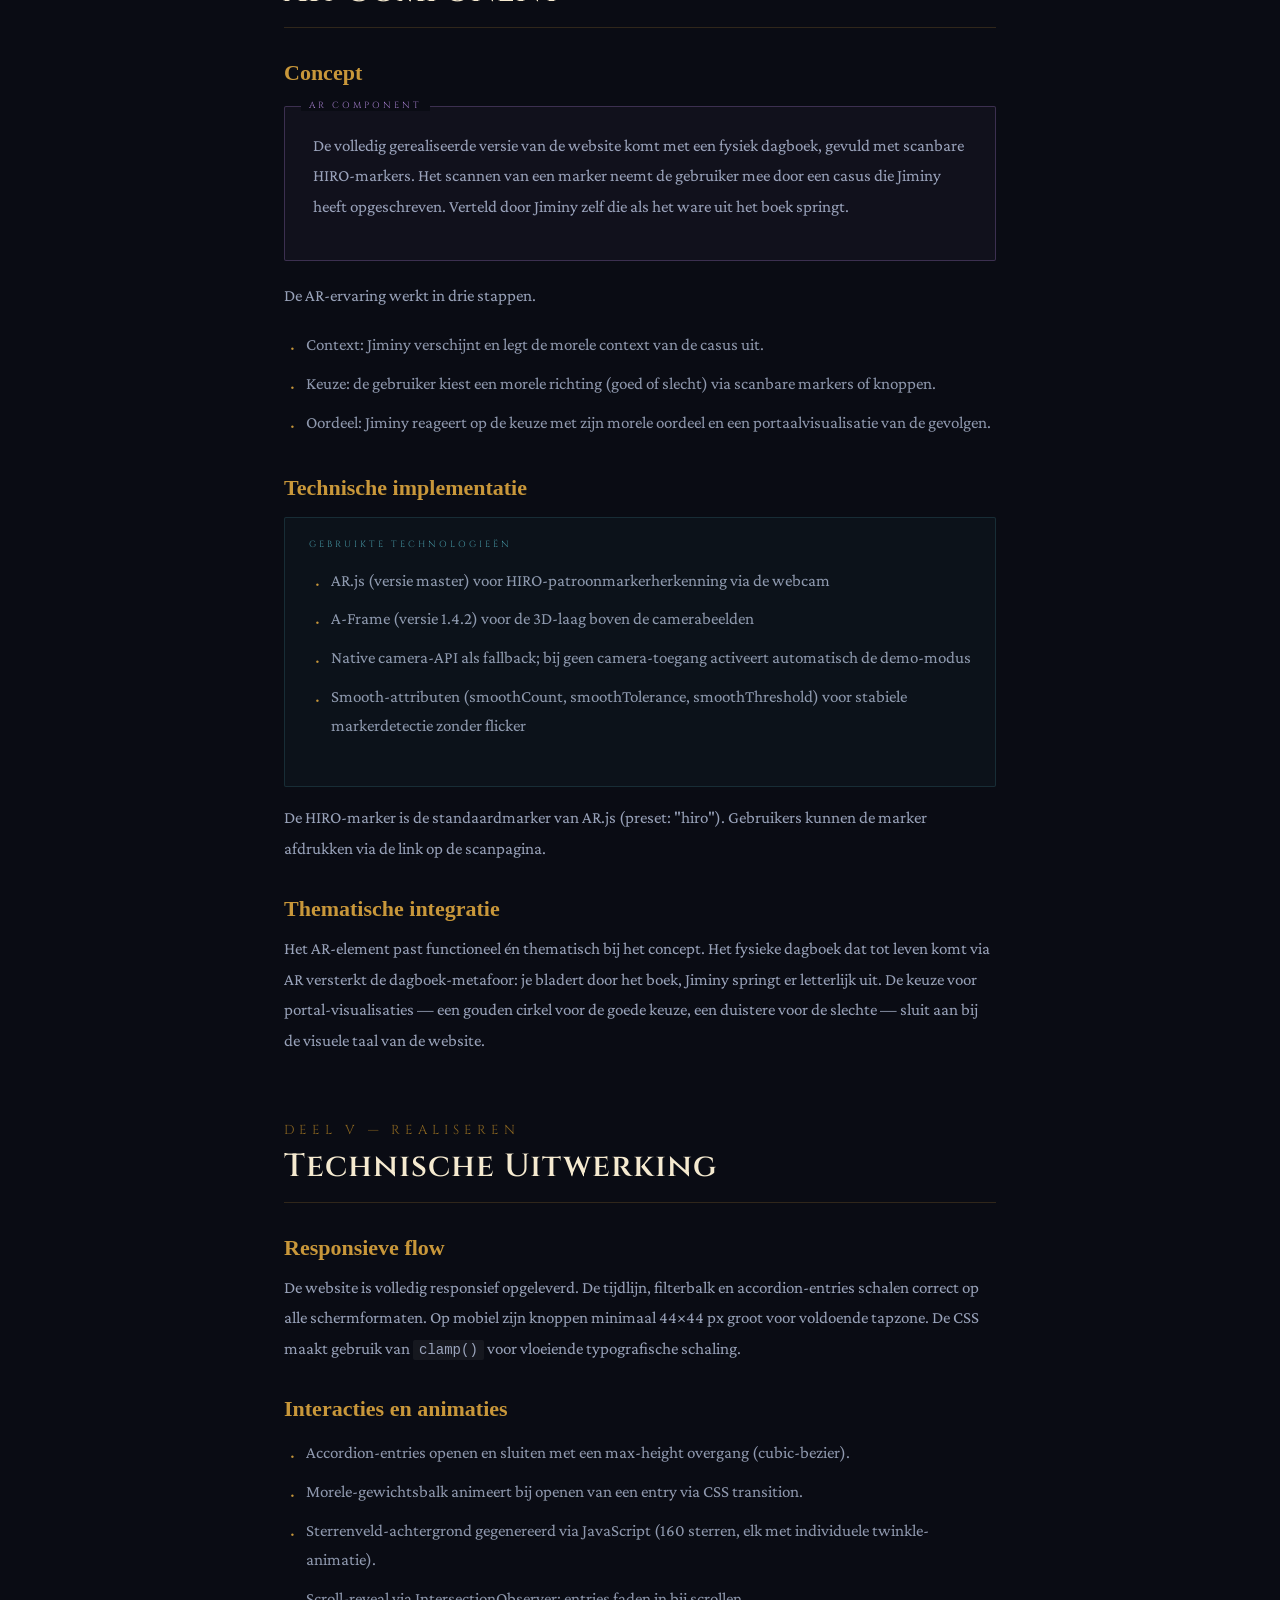
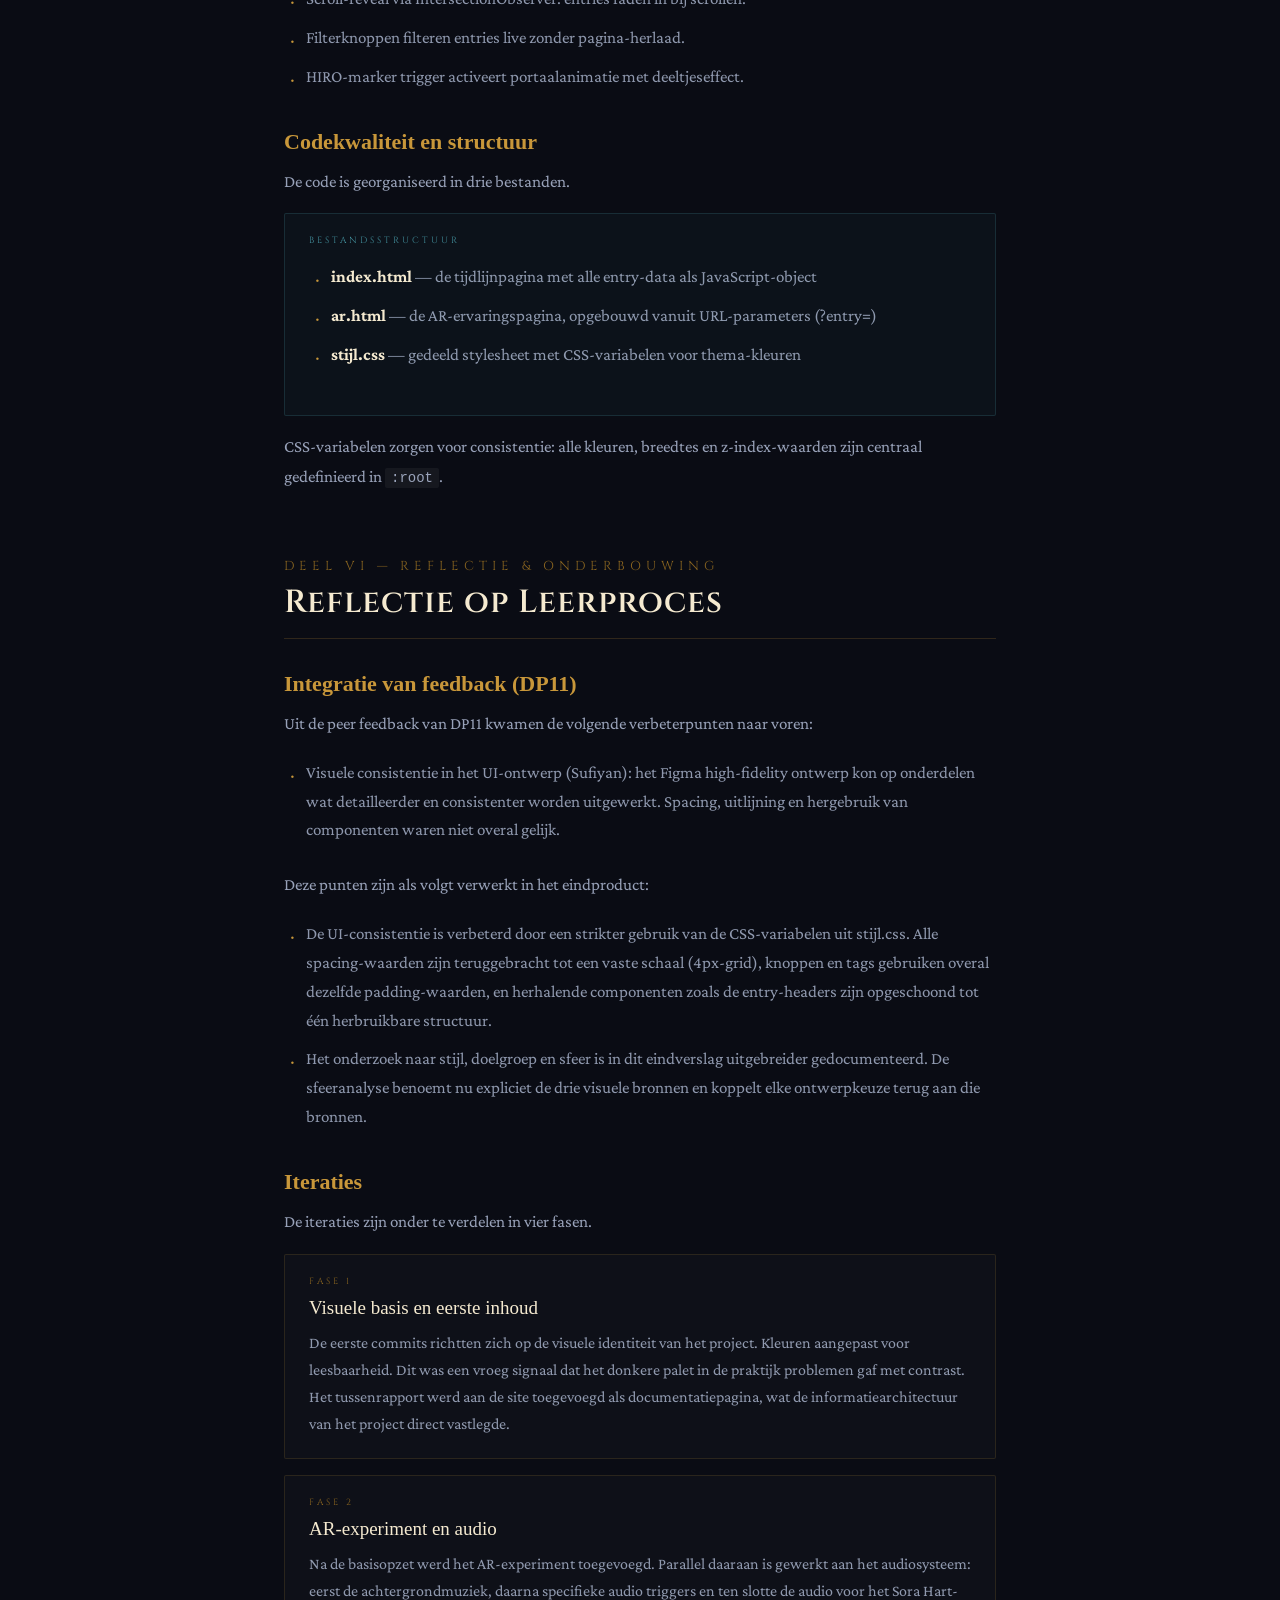
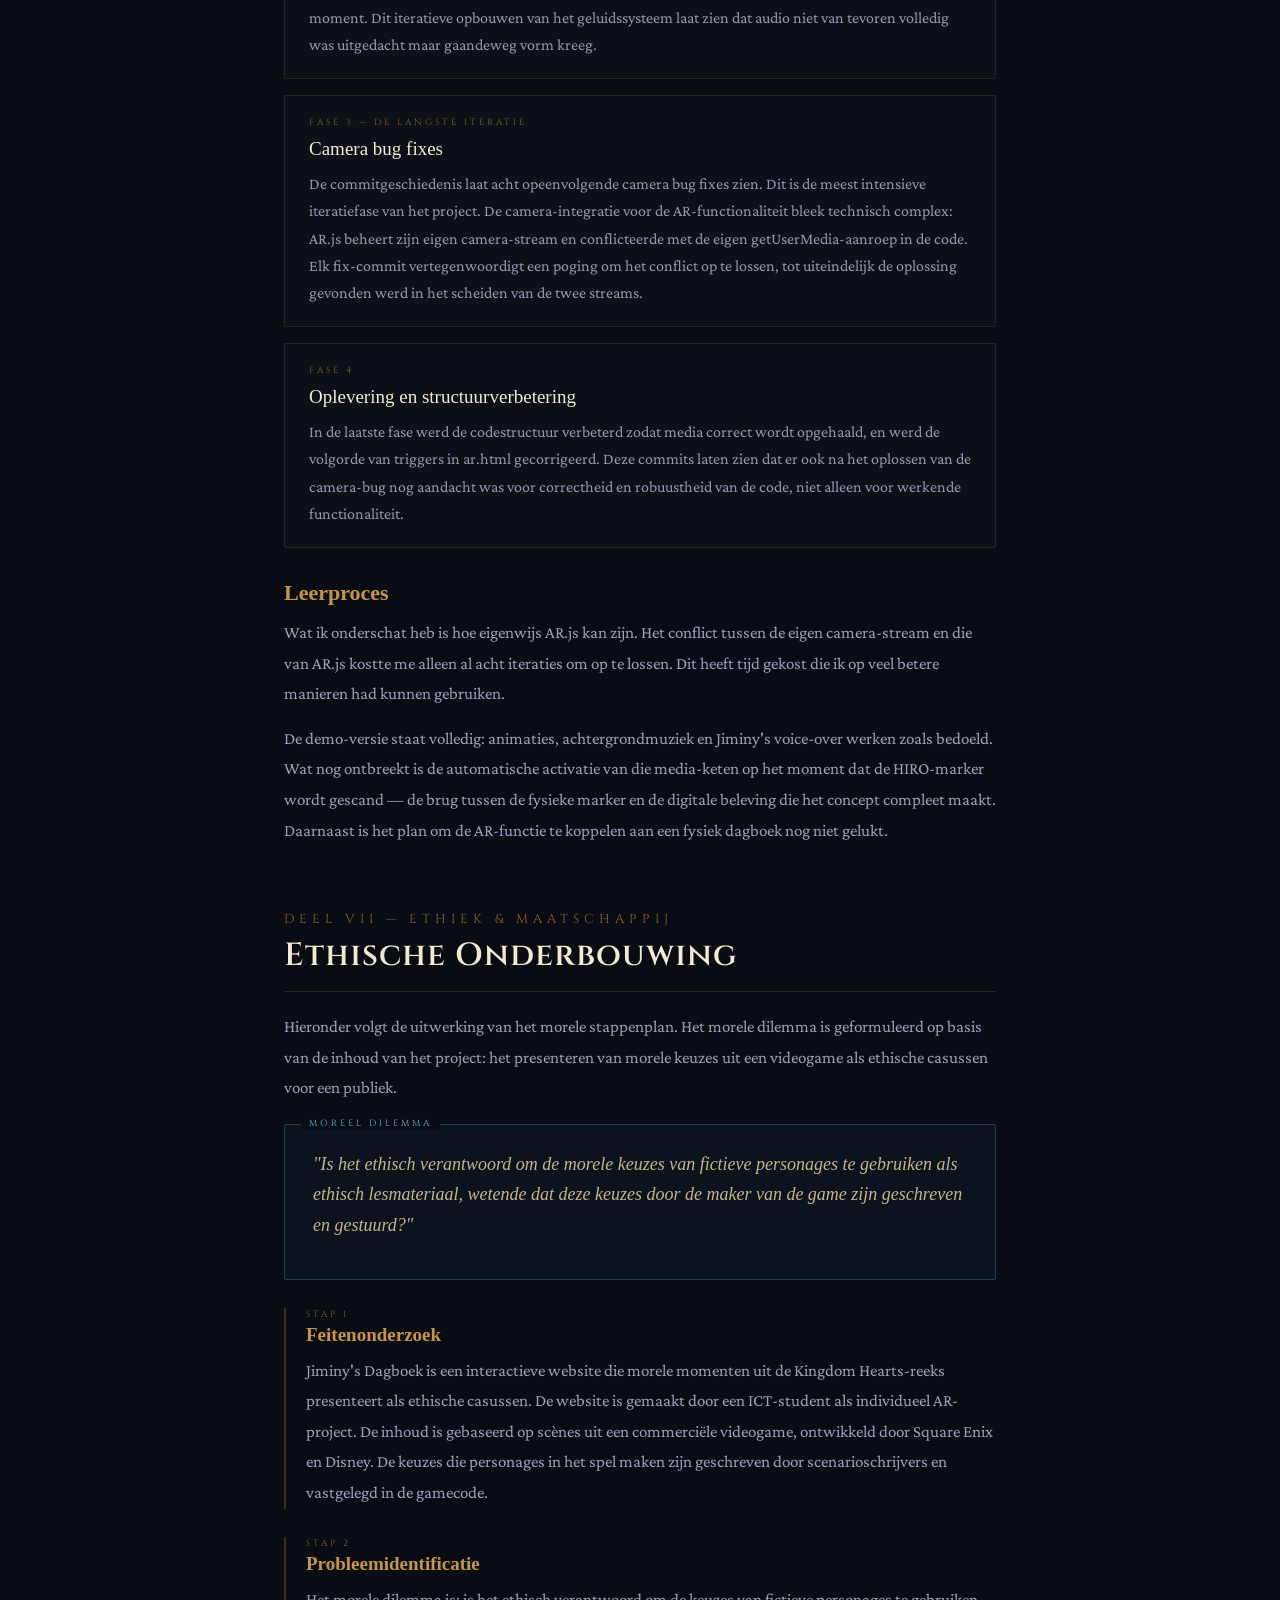
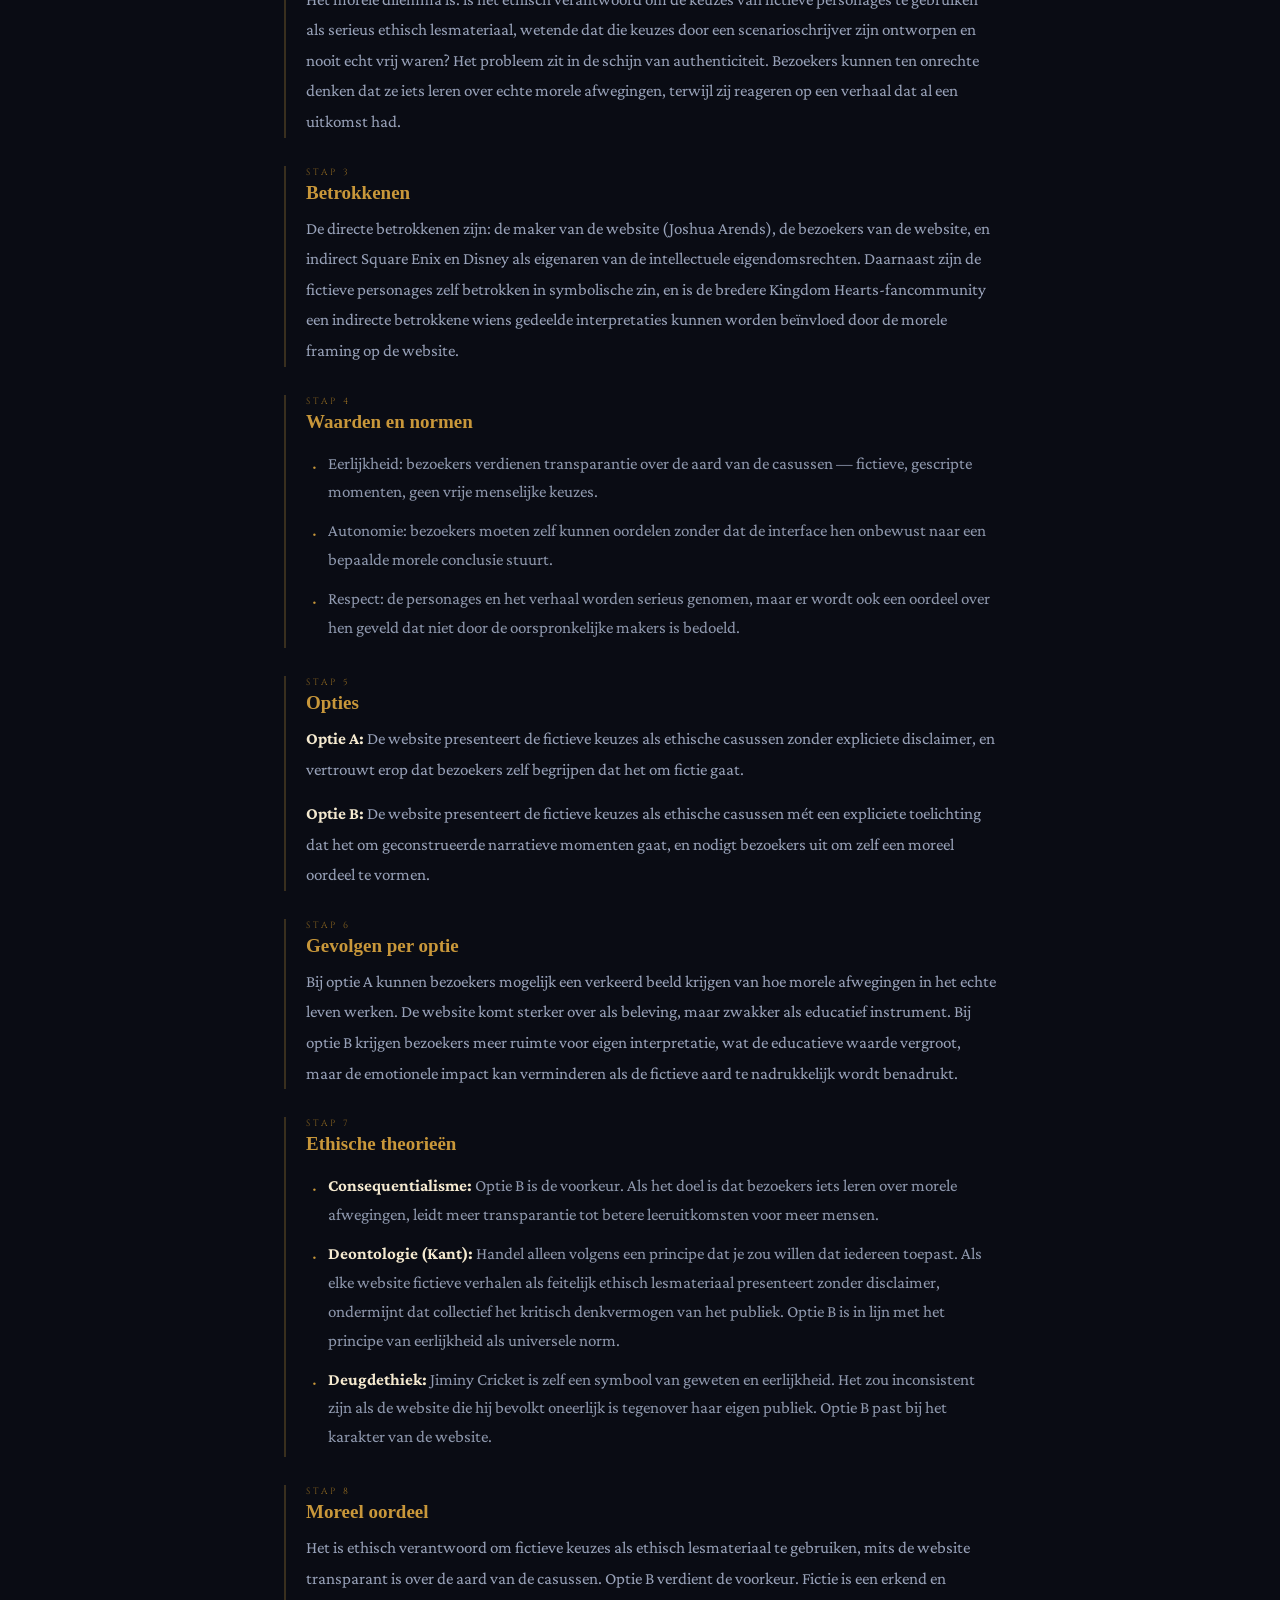
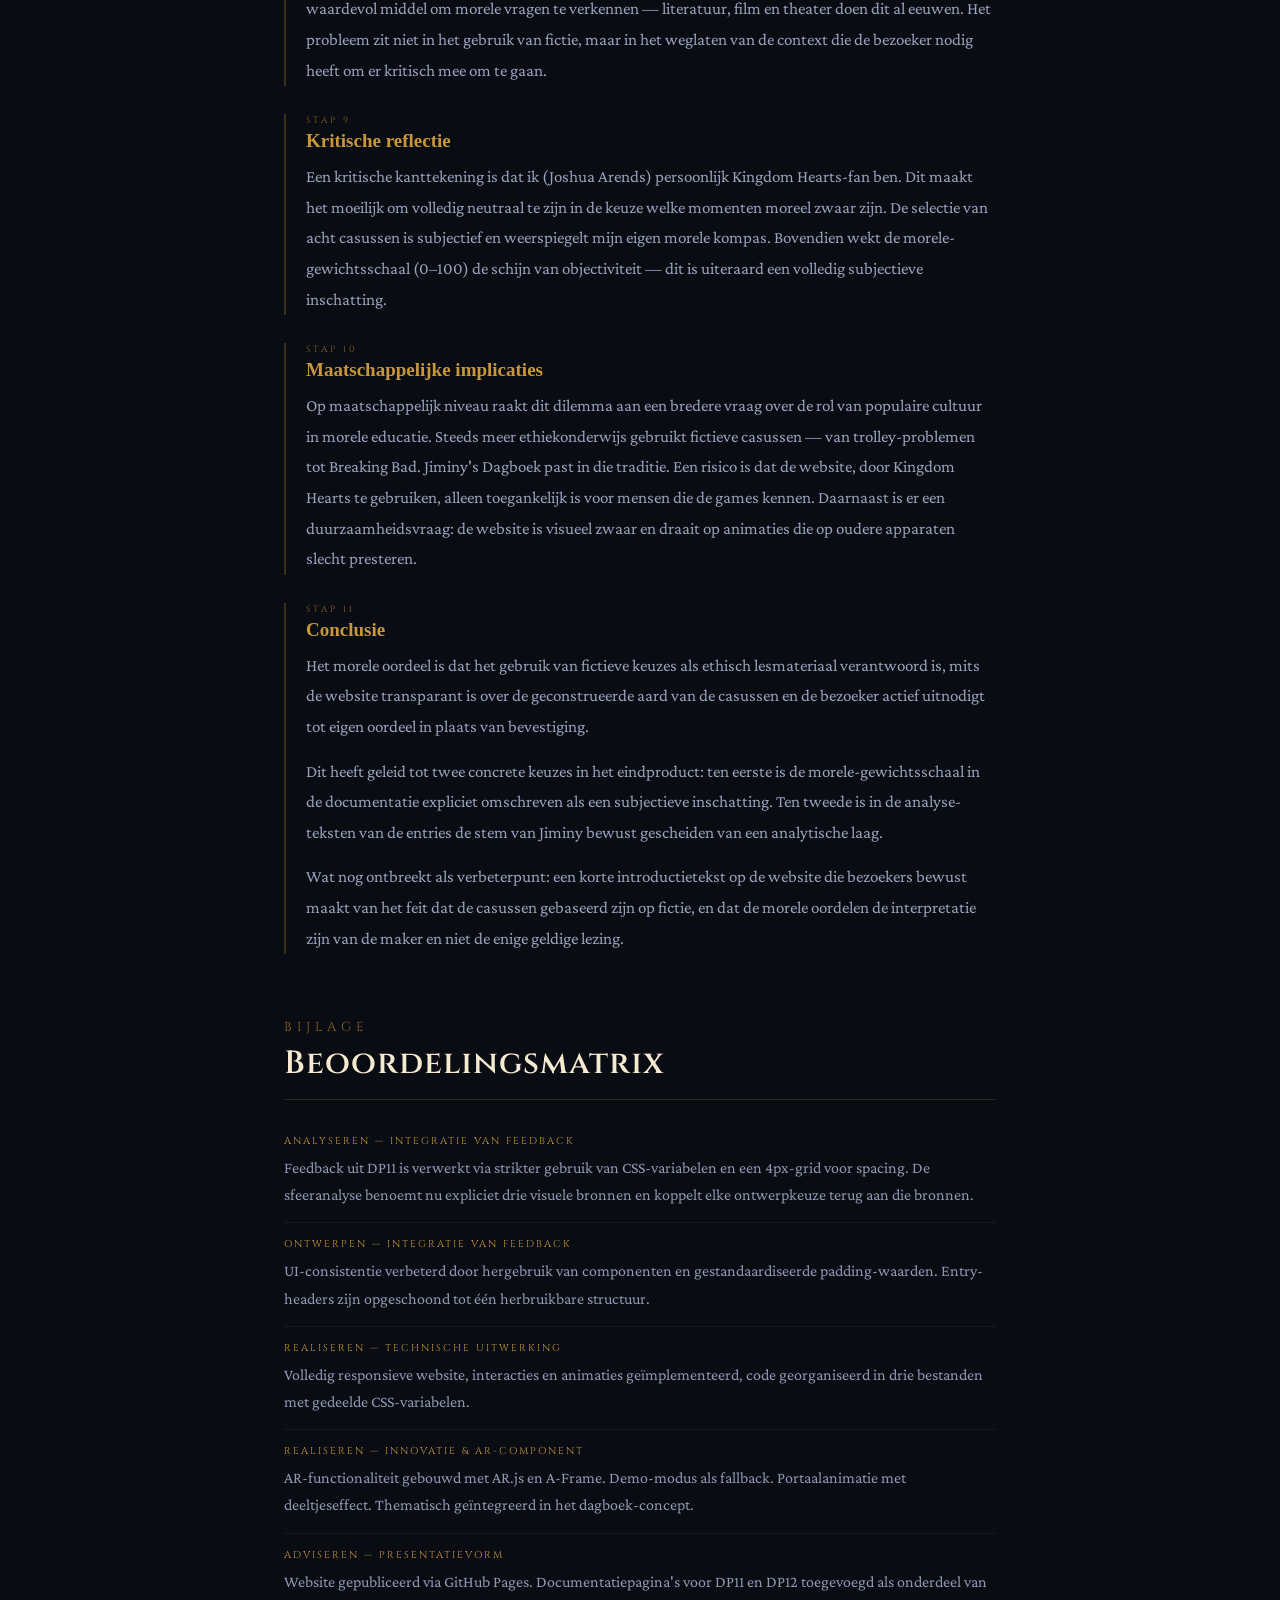
<file: documentatie2.html>
<!DOCTYPE html>
<html lang="nl">
<head>
  <meta charset="UTF-8">
  <meta name="viewport" content="width=device-width, initial-scale=1.0">
  <title>Eindoplevering DP12 — Jiminy's Dagboek</title>
  <link rel="preconnect" href="https://fonts.googleapis.com" crossorigin>
  <link href="https://fonts.googleapis.com/css2?family=IM+Fell+English:ital@0;1&family=Cinzel:wght@400;600;900&family=Crimson+Pro:ital,wght@0,300;0,400;1,300;1,400&display=swap" rel="stylesheet">
  <link rel="stylesheet" href="stijl.css">
  <style>

    /* ─── DOCUMENTATIE LAYOUT ─── */
    .doc-container {
      position: relative;
      z-index: 10;
      max-width: 760px;
      margin: 0 auto;
      padding: 120px 24px 100px;
    }

    /* ─── DOC HEADER ─── */
    .doc-header {
      text-align: center;
      margin-bottom: 70px;
      opacity: 0;
      animation: fadeUp 1s ease 0.3s forwards;
    }

    .doc-header-deco {
      font-family: 'Cinzel', serif;
      font-size: 11px;
      letter-spacing: 6px;
      color: var(--gold-dim);
      text-transform: uppercase;
      margin-bottom: 16px;
    }

    .doc-header h1 {
      font-size: clamp(32px, 6vw, 56px);
      text-shadow:
        0 0 60px rgba(var(--gold-rgb), 0.3),
        0 0 120px rgba(var(--gold-rgb), 0.1);
    }

    .doc-header .header-rule {
      margin: 24px auto;
    }

    .doc-header p {
      font-family: 'IM Fell English', serif;
      font-style: italic;
      font-size: 18px;
      color: rgba(200, 212, 240, 0.6);
      max-width: 500px;
      margin: 0 auto;
      line-height: 1.65;
    }

    /* ─── SECTIES ─── */
    .doc-section {
      margin-bottom: 64px;
      opacity: 0;
      transform: translateY(16px);
      transition: opacity 0.6s ease, transform 0.6s ease;
    }

    .doc-section.visible {
      opacity: 1;
      transform: translateY(0);
    }

    .doc-section-title {
      font-family: 'Cinzel', serif;
      font-size: 13px;
      letter-spacing: 5px;
      text-transform: uppercase;
      color: var(--gold-dim);
      margin-bottom: 6px;
    }

    .doc-section h2 {
      font-family: 'Cinzel', serif;
      font-size: clamp(22px, 4vw, 32px);
      font-weight: 600;
      color: var(--parchment);
      letter-spacing: 1px;
      margin-bottom: 20px;
      padding-bottom: 14px;
      border-bottom: 1px solid rgba(var(--gold-rgb), 0.2);
    }

    .doc-section h3 {
      font-family: 'IM Fell English', serif;
      font-size: 22px;
      color: var(--gold);
      margin: 32px 0 12px;
    }

    .doc-section p {
      font-family: 'Crimson Pro', Georgia, serif;
      font-size: 17px;
      line-height: 1.8;
      color: rgba(200, 212, 240, 0.75);
      margin-bottom: 14px;
    }

    .doc-section ul {
      list-style: none;
      padding: 0;
      margin: 12px 0 20px;
    }

    .doc-section ul li {
      font-family: 'Crimson Pro', Georgia, serif;
      font-size: 17px;
      line-height: 1.7;
      color: rgba(200, 212, 240, 0.7);
      padding: 5px 0 5px 22px;
      position: relative;
    }

    .doc-section ul li::before {
      content: '·';
      position: absolute;
      left: 6px;
      color: var(--gold);
      font-size: 20px;
      line-height: 1.5;
    }

    /* ─── TABEL ─── */
    .doc-table {
      width: 100%;
      border-collapse: collapse;
      margin: 20px 0;
      font-family: 'Crimson Pro', serif;
      font-size: 16px;
    }

    .doc-table th {
      font-family: 'Cinzel', serif;
      font-size: 10px;
      letter-spacing: 2px;
      text-transform: uppercase;
      color: var(--gold);
      padding: 12px 16px;
      text-align: left;
      border-bottom: 1px solid rgba(var(--gold-rgb), 0.3);
      background: rgba(var(--gold-rgb), 0.05);
    }

    .doc-table td {
      padding: 12px 16px;
      color: rgba(200, 212, 240, 0.7);
      border-bottom: 1px solid rgba(255, 255, 255, 0.05);
      vertical-align: top;
      line-height: 1.6;
    }

    .doc-table tr:last-child td {
      border-bottom: none;
    }

    .doc-table td:first-child {
      font-family: 'Cinzel', serif;
      font-size: 11px;
      letter-spacing: 1px;
      color: var(--parchment);
      white-space: nowrap;
    }

    /* ─── GECITEERD BLOK ─── */
    .doc-quote {
      font-family: 'IM Fell English', serif;
      font-style: italic;
      font-size: 20px;
      line-height: 1.7;
      color: var(--parchment-shadow);
      padding: 20px 24px;
      background: rgba(var(--gold-rgb), 0.05);
      border: 1px solid rgba(var(--gold-rgb), 0.12);
      border-left: 3px solid var(--gold);
      border-radius: 0 2px 2px 0;
      margin: 20px 0;
    }

    /* ─── AR HIGHLIGHT ─── */
    .ar-highlight {
      border: 1px solid rgba(var(--violet-rgb), 0.3);
      border-radius: 2px;
      padding: 24px 28px;
      background: rgba(var(--violet-rgb), 0.05);
      margin: 20px 0;
      position: relative;
    }

    .ar-highlight::before {
      content: 'AR COMPONENT';
      font-family: 'Cinzel', serif;
      font-size: 9px;
      letter-spacing: 3px;
      color: var(--violet);
      position: absolute;
      top: -8px;
      left: 16px;
      background: var(--night);
      padding: 0 8px;
    }

    .ar-highlight p {
      color: rgba(200, 212, 240, 0.75);
    }

    /* ─── ITERATIE FASE ─── */
    .fase-block {
      border: 1px solid rgba(var(--gold-rgb), 0.15);
      border-radius: 2px;
      padding: 20px 24px;
      margin: 16px 0;
      background: rgba(255, 255, 255, 0.02);
      position: relative;
    }

    .fase-label {
      font-family: 'Cinzel', serif;
      font-size: 9px;
      letter-spacing: 3px;
      text-transform: uppercase;
      color: var(--gold-dim);
      margin-bottom: 10px;
    }

    .fase-title {
      font-family: 'IM Fell English', serif;
      font-size: 19px;
      color: var(--parchment);
      margin-bottom: 10px;
    }

    /* ─── ETHISCHE STAP ─── */
    .ethics-step {
      border-left: 2px solid rgba(var(--gold-rgb), 0.25);
      padding-left: 20px;
      margin: 28px 0;
    }

    .ethics-step-num {
      font-family: 'Cinzel', serif;
      font-size: 9px;
      letter-spacing: 3px;
      text-transform: uppercase;
      color: var(--gold-dim);
      margin-bottom: 4px;
    }

    .ethics-step h4 {
      font-family: 'IM Fell English', serif;
      font-size: 19px;
      color: var(--gold);
      margin-bottom: 10px;
    }

    /* ─── MOREEL DILEMMA ─── */
    .dilemma-block {
      border: 1px solid rgba(var(--aqua-rgb), 0.25);
      border-radius: 2px;
      padding: 24px 28px;
      background: rgba(var(--aqua-rgb), 0.04);
      margin: 20px 0;
      position: relative;
    }

    .dilemma-block::before {
      content: 'MOREEL DILEMMA';
      font-family: 'Cinzel', serif;
      font-size: 9px;
      letter-spacing: 3px;
      color: var(--aqua);
      position: absolute;
      top: -8px;
      left: 16px;
      background: var(--night);
      padding: 0 8px;
    }

    .dilemma-block p {
      font-family: 'IM Fell English', serif;
      font-style: italic;
      font-size: 18px;
      color: var(--parchment-shadow);
      line-height: 1.7;
    }

    /* ─── BEOORDELINGSMATRIX ─── */
    .matrix-item {
      padding: 14px 0;
      border-bottom: 1px solid rgba(255, 255, 255, 0.05);
    }

    .matrix-item:last-child {
      border-bottom: none;
    }

    .matrix-criterium {
      font-family: 'Cinzel', serif;
      font-size: 10px;
      letter-spacing: 2px;
      text-transform: uppercase;
      color: var(--gold);
      margin-bottom: 6px;
    }

    .matrix-text {
      font-family: 'Crimson Pro', Georgia, serif;
      font-size: 16px;
      line-height: 1.7;
      color: rgba(200, 212, 240, 0.7);
    }

    /* ─── OPLEVERINGSTABEL STATUS BADGE ─── */
    .status-badge {
      display: inline-block;
      font-family: 'Cinzel', serif;
      font-size: 9px;
      letter-spacing: 1.5px;
      text-transform: uppercase;
      padding: 3px 10px;
      border-radius: 20px;
    }

    .status-ingeleverd {
      color: var(--aqua);
      border: 1px solid rgba(var(--aqua-rgb), 0.4);
      background: rgba(var(--aqua-rgb), 0.07);
    }

    .status-pending {
      color: var(--gold);
      border: 1px solid rgba(var(--gold-rgb), 0.4);
      background: rgba(var(--gold-rgb), 0.07);
    }

    /* ─── INHOUDSOPGAVE ─── */
    .toc {
      border: 1px solid rgba(var(--gold-rgb), 0.2);
      border-radius: 2px;
      padding: 24px 28px;
      background: rgba(10, 12, 20, 0.4);
      margin-bottom: 60px;
      opacity: 0;
      animation: fadeUp 1s ease 0.6s forwards;
    }

    .toc-title {
      font-family: 'Cinzel', serif;
      font-size: 11px;
      letter-spacing: 4px;
      text-transform: uppercase;
      color: var(--gold-dim);
      margin-bottom: 16px;
    }

    .toc ol {
      list-style: none;
      padding: 0;
      counter-reset: toc;
    }

    .toc ol li {
      counter-increment: toc;
      font-family: 'IM Fell English', serif;
      font-size: 17px;
      color: rgba(200, 212, 240, 0.6);
      padding: 5px 0;
      border-bottom: 1px dotted rgba(var(--gold-rgb), 0.1);
      display: flex;
      align-items: baseline;
      gap: 10px;
    }

    .toc ol li::before {
      content: counter(toc, upper-roman);
      font-family: 'Cinzel', serif;
      font-size: 11px;
      color: var(--gold-dim);
      min-width: 24px;
    }

    .toc ol li a {
      color: inherit;
      text-decoration: none;
      transition: color 0.2s;
    }

    .toc ol li a:hover {
      color: var(--gold);
    }

    /* ─── TECHNISCHE CODE BLOK ─── */
    .tech-block {
      border: 1px solid rgba(var(--aqua-rgb), 0.15);
      border-radius: 2px;
      padding: 20px 24px;
      margin: 16px 0;
      background: rgba(var(--aqua-rgb), 0.03);
    }

    .tech-block-label {
      font-family: 'Cinzel', serif;
      font-size: 9px;
      letter-spacing: 3px;
      text-transform: uppercase;
      color: var(--aqua);
      margin-bottom: 10px;
      opacity: 0.7;
    }

    /* ─── LIVE LINK ─── */
    .doc-link {
      display: inline-flex;
      align-items: center;
      gap: 8px;
      font-family: 'Cinzel', serif;
      font-size: 11px;
      letter-spacing: 2px;
      text-transform: uppercase;
      color: var(--gold);
      text-decoration: none;
      border: 1px solid rgba(var(--gold-rgb), 0.3);
      padding: 10px 20px;
      border-radius: 1px;
      transition: all 0.25s ease;
      margin: 16px 0;
    }

    .doc-link:hover {
      background: rgba(var(--gold-rgb), 0.1);
      border-color: var(--gold);
    }

    /* ─── KLEURENPALET SWATCHES ─── */
    .color-palette {
      margin-top: 32px;
    }

    .color-group-label {
      font-family: 'Cinzel', serif;
      font-size: 9px;
      letter-spacing: 3px;
      text-transform: uppercase;
      color: var(--gold-dim);
      margin: 28px 0 12px;
      padding-bottom: 6px;
      border-bottom: 1px solid rgba(var(--gold-rgb), 0.12);
    }

    .color-swatches {
      display: flex;
      gap: 12px;
      flex-wrap: wrap;
    }

    .color-swatch {
      display: flex;
      flex-direction: column;
      align-items: center;
      gap: 8px;
    }

    .swatch-block {
      width: 80px;
      height: 80px;
      border-radius: 2px;
      transition: transform 0.2s ease, box-shadow 0.2s ease;
      cursor: default;
    }

    .swatch-block:hover {
      transform: translateY(-3px);
      box-shadow: 0 8px 24px rgba(0,0,0,0.5);
    }

    .swatch-name {
      font-family: 'Cinzel', serif;
      font-size: 9px;
      letter-spacing: 1px;
      text-transform: uppercase;
      color: var(--parchment);
      text-align: center;
    }

    .swatch-hex {
      font-family: 'Crimson Pro', Georgia, serif;
      font-size: 13px;
      color: rgba(200, 212, 240, 0.45);
      text-align: center;
      letter-spacing: 0.5px;
    }

    /* Moreel verloop */
    .moreel-gradient-wrap {
      margin-top: 4px;
    }

    .moreel-gradient-bar {
      height: 28px;
      border-radius: 2px;
      background: linear-gradient(
        to right,
        #5bc8d8,
        #a07cc8,
        #c8973a,
        #8a2020
      );
      position: relative;
    }

    .moreel-gradient-labels {
      display: flex;
      justify-content: space-between;
      margin-top: 8px;
      font-family: 'Cinzel', serif;
      font-size: 9px;
      letter-spacing: 2px;
      text-transform: uppercase;
      color: rgba(200, 212, 240, 0.4);
    }

  </style>
</head>
<body>

<!-- Sterrenveld -->
<div class="stars" id="stars" aria-hidden="true"></div>

<!-- Navigatie -->
<nav class="site-nav" aria-label="Hoofdnavigatie">
  <a href="index.html" class="nav-link">Het Dagboek</a>
  <a href="documentatie2.html" class="nav-link actief" aria-current="page">DP12: Eindoplevering</a>
</nav>

<!-- Documentatie inhoud -->
<div class="doc-container">

  <!-- Header -->
  <div class="doc-header">
    <div class="doc-header-deco">DP12 — Eindoplevering Project Individueel</div>
    <h1>Jiminy's Dagboek<em>Eindoplevering</em></h1>
    <div class="header-rule"></div>
    <p>Een interactieve website die de moreel zwaarste momenten uit de Kingdom Hearts-reeks analyseert vanuit het perspectief van Jiminy Cricket — het geweten van het verhaal.</p>
  </div>

  <!-- Inhoudsopgave -->
  <nav class="toc" aria-label="Inhoudsopgave">
    <div class="toc-title">Inhoudsopgave</div>
    <ol>
      <li><a href="#inleiding">Inleiding</a></li>
      <li><a href="#sfeer">Sfeer en Stijl</a></li>
      <li><a href="#kleur">Kleurpalet</a></li>
      <li><a href="#typografie">Typografie</a></li>
      <li><a href="#interactie">Interactiepatroon</a></li>
      <li><a href="#doelgroep">Doelgroepanalyse</a></li>
      <li><a href="#concept">Concept & Ontwerp</a></li>
      <li><a href="#ar">AR-Component</a></li>
      <li><a href="#technisch">Technische Uitwerking</a></li>
      <li><a href="#reflectie">Reflectie op Leerproces</a></li>
      <li><a href="#ethiek">Ethische Onderbouwing</a></li>
      <li><a href="#matrix">Beoordelingsmatrix</a></li>
      <li><a href="#oplevering">Opleveringsoverzicht</a></li>
    </ol>
  </nav>

  <!-- ── I. INLEIDING ── -->
  <section class="doc-section" id="inleiding" aria-labelledby="titel-inleiding">
    <div class="doc-section-title">Deel I</div>
    <h2 id="titel-inleiding">Inleiding</h2>
    <p>Dit document beschrijft de analyse-, ontwerp- en realisatiefase van het AR-project Jiminy's Dagboek. Het is opgesteld als eindoplevering voor Datapunt 12 (DP12) van Cyclus 5 — Project Individueel.</p>
    <p>Het project is een interactieve website die de zwaarste morele momenten uit de Kingdom Hearts-reeks analyseert vanuit het perspectief van Jiminy Cricket — Japie Krekel — als geweten van het verhaal. De website is gepubliceerd via GitHub Pages en bevat een tijdlijnstructuur met filterfuncties, accordion-entries en een AR-component op basis van HIRO-markerherkenning.</p>

    <h3>Dit document bevat</h3>
    <ul>
      <li>Een analyse van sfeer, visuele taal en doelgroep (DP11-inhoud)</li>
      <li>Een onderbouwing van de technische uitwerking en het AR-concept</li>
      <li>Een reflectie op leerproces, ontvangen feedback en iteraties</li>
      <li>Een ethische onderbouwing met het morele stappenplan</li>
    </ul>

    <a href="https://jayheshya.github.io/Jiminy-s-Dagboek/" class="doc-link" target="_blank" rel="noopener">
      ↗ Live website bekijken
    </a>
  </section>

  <!-- ── II. SFEER EN STIJL ── -->
  <section class="doc-section" id="sfeer" aria-labelledby="titel-sfeer">
    <div class="doc-section-title">Deel II — Analysefase</div>
    <h2 id="titel-sfeer">Sfeer en Stijl</h2>
    <p>Het ontwerp bevindt zich als het ware tussen twee werelden: de duisternis en het mysterie van de nacht, en het warme licht van een kaarsje. Elke keuze — kleur, lettertype, animatie — is een uitdrukking van die spanning.</p>
    <p>Het ontwerp put uit drie bronnen.</p>

    <h3>Kingdom Hearts</h3>
    <p>Sterrenbeelden, drijvende eilanden en sleutels als symbolen van toegang en afsluiting. Het motief van licht dat door de duisternis breekt onderstreept de voortdurende strijd tussen hoop en onderdrukking.</p>

    <h3>Middeleeuwse Manuscripten</h3>
    <p>Verluchte handschriften, marginalia en de kwetsbaarheid van kennis op papier. Jiminy's dagboek, bijgehouden in opdracht van koningin Minnie Mouse, weerspiegelt deze traditie.</p>

    <h3>Nachtelijke Sterrenhemel</h3>
    <p>Sterrenkaarten en astronomische atlassen uit de 17e eeuw. Dit versterkt het gevoel van het onkenbare ontdekken — Kingdom Hearts is een avontuur richting iets mysterieus.</p>
  </section>

  <!-- ── III. KLEURPALET ── -->
  <section class="doc-section" id="kleur" aria-labelledby="titel-kleur">
    <div class="doc-section-title">Analysefase — Visuele Taal</div>
    <h2 id="titel-kleur">Kleurpalet</h2>
    <p>Het palet is opgebouwd rond diepdonkere marineblauw-zwarten als basis, met goud als enige lichtbron. Paarse accenten verwijzen naar de Heartless en de schuilende duisternis. Perkamentkleur verschijnt wanneer het dagboek zelf aan het woord is.</p>

    <table class="doc-table" aria-label="Kleurpalet overzicht">
      <tr>
        <th>Naam</th>
        <th>Hex</th>
        <th>Rol</th>
      </tr>
      <tr>
        <td>Night</td>
        <td>#0a0c14</td>
        <td>Achtergrond — de diepste nacht</td>
      </tr>
      <tr>
        <td>Midnight</td>
        <td>#141828</td>
        <td>Secties en kaders</td>
      </tr>
      <tr>
        <td>Deep</td>
        <td>#0f1220</td>
        <td>Tussentoon — diepte</td>
      </tr>
      <tr>
        <td>Gold</td>
        <td>#c8973a</td>
        <td>Primair accent — de enige lichtbron</td>
      </tr>
      <tr>
        <td>Gold Dim</td>
        <td>#8a6520</td>
        <td>Gedempte labels en subtiele accenten</td>
      </tr>
      <tr>
        <td>Heartless</td>
        <td>#3d1f5e</td>
        <td>Paarse gloed — de Heartless, schuilend duister</td>
      </tr>
      <tr>
        <td>Violet</td>
        <td>#a07cc8</td>
        <td>Tags: verraad &amp; duisternis</td>
      </tr>
      <tr>
        <td>Parchment</td>
        <td>#f5ead0</td>
        <td>Perkament — wanneer het dagboek spreekt</td>
      </tr>
      <tr>
        <td>Parchment Shadow</td>
        <td>#c9b48a</td>
        <td>Dagboektekst — verouderd papier</td>
      </tr>
      <tr>
        <td>Starlight</td>
        <td>#c8d4f0</td>
        <td>Bodytekst — sterrenlicht</td>
      </tr>
      <tr>
        <td>Aqua</td>
        <td>#5bc8d8</td>
        <td>Tags: identiteit &amp; herinnering</td>
      </tr>
      <tr>
        <td>Moreel Gewicht</td>
        <td>Verloop</td>
        <td>Koud → warm: licht naar duisternis</td>
      </tr>
    </table>

    <!-- Kleurenswatches -->
    <div class="color-palette">
      <div class="color-group-label">Achtergronden</div>
      <div class="color-swatches">
        <div class="color-swatch">
          <div class="swatch-block" style="background:#0a0c14; border: 1px solid rgba(255,255,255,0.08);"></div>
          <div class="swatch-name">Night</div>
          <div class="swatch-hex">#0a0c14</div>
        </div>
        <div class="color-swatch">
          <div class="swatch-block" style="background:#0f1220; border: 1px solid rgba(255,255,255,0.08);"></div>
          <div class="swatch-name">Deep</div>
          <div class="swatch-hex">#0f1220</div>
        </div>
        <div class="color-swatch">
          <div class="swatch-block" style="background:#141828; border: 1px solid rgba(255,255,255,0.08);"></div>
          <div class="swatch-name">Midnight</div>
          <div class="swatch-hex">#141828</div>
        </div>
        <div class="color-swatch">
          <div class="swatch-block" style="background:#3d1f5e;"></div>
          <div class="swatch-name">Heartless</div>
          <div class="swatch-hex">#3d1f5e</div>
        </div>
      </div>

      <div class="color-group-label">Accenten</div>
      <div class="color-swatches">
        <div class="color-swatch">
          <div class="swatch-block" style="background:#c8973a;"></div>
          <div class="swatch-name">Gold</div>
          <div class="swatch-hex">#c8973a</div>
        </div>
        <div class="color-swatch">
          <div class="swatch-block" style="background:#8a6520;"></div>
          <div class="swatch-name">Gold Dim</div>
          <div class="swatch-hex">#8a6520</div>
        </div>
        <div class="color-swatch">
          <div class="swatch-block" style="background:#a07cc8;"></div>
          <div class="swatch-name">Violet</div>
          <div class="swatch-hex">#a07cc8</div>
        </div>
        <div class="color-swatch">
          <div class="swatch-block" style="background:#5bc8d8;"></div>
          <div class="swatch-name">Aqua</div>
          <div class="swatch-hex">#5bc8d8</div>
        </div>
      </div>

      <div class="color-group-label">Tekst</div>
      <div class="color-swatches">
        <div class="color-swatch">
          <div class="swatch-block" style="background:#f5ead0;"></div>
          <div class="swatch-name">Parchment</div>
          <div class="swatch-hex">#f5ead0</div>
        </div>
        <div class="color-swatch">
          <div class="swatch-block" style="background:#c9b48a;"></div>
          <div class="swatch-name">Parchment Shadow</div>
          <div class="swatch-hex">#c9b48a</div>
        </div>
        <div class="color-swatch">
          <div class="swatch-block" style="background:#c8d4f0;"></div>
          <div class="swatch-name">Starlight</div>
          <div class="swatch-hex">#c8d4f0</div>
        </div>
      </div>

      <div class="color-group-label">Moreel gewicht — verloop</div>
      <div class="moreel-gradient-wrap">
        <div class="moreel-gradient-bar"></div>
        <div class="moreel-gradient-labels">
          <span>Licht</span>
          <span>Duisternis</span>
        </div>
      </div>
    </div>
  </section>

  <!-- ── IV. TYPOGRAFIE ── -->
  <section class="doc-section" id="typografie" aria-labelledby="titel-type">
    <div class="doc-section-title">Analysefase — Visuele Taal</div>
    <h2 id="titel-type">Typografie</h2>
    <p>Drie lettertypen vullen elk hun eigen rol in het verhaal.</p>

    <div style="border: 1px solid rgba(200,151,58,0.15); border-radius: 2px; padding: 24px 28px; margin: 16px 0; background: rgba(255,255,255,0.02);">
      <div style="font-family:'Cinzel',serif;font-size:9px;letter-spacing:3px;text-transform:uppercase;color:var(--gold-dim);margin-bottom:10px;">Cinzel — Titels en labels</div>
      <div style="font-family:'Cinzel',serif;font-size:28px;color:var(--parchment);letter-spacing:2px;">Jiminy's Dagboek</div>
      <p style="margin-top:10px;font-size:15px;">Romeins, monumentaal en tijdloos. Het gevoel van een inscriptie op steen. Gebruikt voor alle navigatie, knoppen en koppen.</p>
    </div>

    <div style="border: 1px solid rgba(200,151,58,0.15); border-radius: 2px; padding: 24px 28px; margin: 16px 0; background: rgba(255,255,255,0.02);">
      <div style="font-family:'Cinzel',serif;font-size:9px;letter-spacing:3px;text-transform:uppercase;color:var(--gold-dim);margin-bottom:10px;">IM Fell English — Jiminy's stem</div>
      <div style="font-family:'IM Fell English',serif;font-style:italic;font-size:24px;color:var(--parchment-shadow);line-height:1.5;">"Hij deed het zonder aarzelen. Dreef het zwaard in zijn eigen borst om de harten binnenin te bevrijden."</div>
      <p style="margin-top:10px;font-size:15px;">Een 17e-eeuws schreeflettertype met karakter en imperfectie. Persoonlijk, literair, een tikje melancholisch. De stem van het dagboek zelf.</p>
    </div>

    <div style="border: 1px solid rgba(200,151,58,0.15); border-radius: 2px; padding: 24px 28px; margin: 16px 0; background: rgba(255,255,255,0.02);">
      <div style="font-family:'Cinzel',serif;font-size:9px;letter-spacing:3px;text-transform:uppercase;color:var(--gold-dim);margin-bottom:10px;">Crimson Pro — Analyseteksten</div>
      <div style="font-family:'Crimson Pro',Georgia,serif;font-size:18px;color:rgba(200,212,240,0.75);line-height:1.7;">De daad is een diepgaande omkering van het doel van de Keyblade. Het instrument van verovering dat tegen zijn eigen drager wordt gekeerd voor de bevrijding van anderen.</div>
      <p style="margin-top:10px;font-size:15px;">Leesbaar en elegant. Zakelijker dan IM Fell, maar nog steeds warm. Gebruikt voor de morele analyses.</p>
    </div>
  </section>

  <!-- ── V. INTERACTIEPATROON ── -->
  <section class="doc-section" id="interactie" aria-labelledby="titel-interactie">
    <div class="doc-section-title">Analysefase</div>
    <h2 id="titel-interactie">Interactiepatroon</h2>
    <p>De accordion-structuur is bewust gekozen. Een dagboek open je pagina voor pagina. De vorige pagina sluit als de volgende opent. In dit digitale dagboek sluit een entry wanneer een andere wordt geopend — het is onmogelijk twee entries tegelijkertijd te lezen.</p>
    <p>Iedere entry bevat een beschrijving van het verhaalmoment en een morele analyse van Jiminy zelf.</p>

    <h3>Morele Gewichtsschaal</h3>
    <p>De morele-gewichtsbalk is een visuele metafoor: hoe zwaarder de keuze, hoe verder de balk reikt van koud blauw naar warm rood.</p>
    <ul>
      <li>Koud blauw: rationele, afstandelijke keuze</li>
      <li>Paars: morele ambiguïteit en innerlijk conflict</li>
      <li>Warm rood: emotioneel zware of moreel problematische keuze</li>
    </ul>

    <div style="border:1px solid rgba(200,151,58,0.15);border-radius:2px;padding:24px 28px;margin:16px 0;background:rgba(255,255,255,0.02);">
      <div style="font-family:'Cinzel',serif;font-size:9px;letter-spacing:3px;text-transform:uppercase;color:var(--gold-dim);margin-bottom:10px;">Morele gewichtsschaal — voorbeeld</div>
      <div style="display:flex;align-items:center;gap:12px;margin-top:8px;">
        <span style="font-family:'Cinzel',serif;font-size:9px;letter-spacing:2px;color:var(--gold-dim);text-transform:uppercase;white-space:nowrap;">Moreel gewicht</span>
        <div style="flex:1;height:4px;background:rgba(255,255,255,0.06);border-radius:2px;overflow:hidden;">
          <div style="height:100%;width:72%;background:linear-gradient(90deg,#3d6b8a,#a070c8,#c87070);border-radius:2px;"></div>
        </div>
        <span style="font-family:'Cinzel',serif;font-size:11px;color:var(--gold);">72</span>
      </div>
      <p style="margin-top:12px;font-size:15px;">De balk loopt van #3d6b8a via #a070c8 naar #c87070. Elke entry heeft een eigen waarde (0–100) die de morele complexiteit van dat moment weergeeft.</p>
    </div>

    <h3>Filterfunctie</h3>
    <p>Bezoekers kunnen entries filteren op moreel thema: opoffering, keuze, identiteit, herinnering, verraad en duisternis. De filter is bedoeld voor de secundaire doelgroep — thematisch navigeren zonder de volledige Kingdom Hearts-lore te kennen moet mogelijk zijn.</p>
  </section>

  <!-- ── VI. DOELGROEP ── -->
  <section class="doc-section" id="doelgroep" aria-labelledby="titel-doelgroep">
    <div class="doc-section-title">Deel II — Analysefase</div>
    <h2 id="titel-doelgroep">Doelgroepanalyse</h2>

    <h3>Primaire doelgroep: Kingdom Hearts-fans (16–28 jaar)</h3>
    <p>Dit zijn spelers die de reeks kennen en er emotioneel bij betrokken zijn. Ze zijn opgegroeid met de games of hebben ze later ontdekt. Wat hen bindt is niet zozeer de actie, maar de verhaaldiepte. Thema's van identiteit, vriendschap en verlies raken hen persoonlijk. Kingdom Hearts-fans zijn gewend aan complexe lore en waarderen inhoud die de verhalen serieus neemt.</p>

    <table class="doc-table" aria-label="Doelgroep Kingdom Hearts-fans">
      <tr><th>Aspect</th><th>Omschrijving</th></tr>
      <tr><td>Doelgroep</td><td>Kingdom Hearts-fans, 16–28 jaar</td></tr>
      <tr><td>Behoeften</td><td>Herkenning, diepgang, nieuwe invalshoek op verhalen die ze al kennen</td></tr>
      <tr><td>Gedrag</td><td>Lezen wikis, kijken lore-video's op YouTube, volgen fanaccounts, gewend aan rijke gelaagde interfaces</td></tr>
    </table>

    <h3>Secundaire doelgroep: Geïnteresseerden in narratieve ethiek (18–35 jaar)</h3>
    <p>Mensen die niet per se de games kennen. Ze worden aangetrokken door de filosofische insteek. De vragen die de website stelt — over opoffering, identiteit, bestaansrecht — zijn universeel en bieden veel ruimte voor discussie.</p>

    <table class="doc-table" aria-label="Doelgroep narratieve ethiek">
      <tr><th>Aspect</th><th>Omschrijving</th></tr>
      <tr><td>Doelgroep</td><td>Geïnteresseerden in narratieve ethiek, 18–35 jaar</td></tr>
      <tr><td>Behoeften</td><td>Toegankelijkheid, context, intellectuele uitdaging</td></tr>
      <tr><td>Gedrag</td><td>Lezen longform, waarderen redenering en onderbouwing</td></tr>
    </table>

    <h3>Ontwerpimplicaties</h3>
    <ul>
      <li>Filterfunctie is essentieel voor de secundaire doelgroep — thematisch navigeren zonder de volledige Kingdom Hearts-lore te kennen moet mogelijk zijn.</li>
      <li>Accordion voorkomt overweldiging — beide doelgroepen bepalen zelf het tempo.</li>
      <li>Mobiele leesbaarheid is cruciaal: grote lettertypes, voldoende witruimte, knoppen groot genoeg om aan te raken.</li>
    </ul>
  </section>

  <!-- ── VII. CONCEPT ── -->
  <section class="doc-section" id="concept" aria-labelledby="titel-concept">
    <div class="doc-section-title">Deel III — Ontwerpfase</div>
    <h2 id="titel-concept">Concept & Ontwerp</h2>

    <h3>Kernconcept</h3>
    <p>Kingdom Hearts wordt vaak omschreven als een verhaal over vriendschap en licht tegen duisternis. Het is ook een reeks die keer op keer diepe morele vragen stelt zonder ze te beantwoorden. Jiminy's Dagboek neemt die vragen serieus en presenteert de moreel zwaarste momenten als ethische casussen.</p>

    <div class="doc-quote">
      "Wat als je de grootste morele momenten uit een videogame behandelt als filosofische teksten die bewaard moeten worden?"
    </div>

    <h3>Waarom Jiminy Cricket?</h3>
    <p>Jiminy is de perfecte verteller. Hij is klein, staat altijd aan de zijlijn en heeft geen macht. Zijn rol in de Disney-mythologie — het geweten in Pinokkio — maakt hem tot de ideale morele getuige die commentaar geeft op jouw keuzes.</p>
    <p>In de Kingdom Hearts-games krijgt Jiminy Cricket een missie van koningin Minnie Mouse om het verhaal van Sora op te schrijven. Daarnaast fungeert hij als het morele kompas van hoofdpersoon Sora. De acht punten met het zwaarste morele gewicht staan op dit moment live op de website.</p>

    <h3>Originaliteit</h3>
    <p>De meeste Kingdom Hearts-fansites zijn encyclopedisch of nostalgisch. Dit project kiest een andere insteek: analytisch én emotioneel. Het dagboek-metafoor structureert de gehele gebruikservaring — van de accordion die je pagina voor pagina opent, tot de morele-gewichtsbalk die een subjectief oordeel visualiseert.</p>

    <h3>Aansluiting bij de opdracht</h3>
    <p>Het concept is consistent uitgewerkt van visueel tot inhoudelijk. Typografie, kleurpalet, interactiepatronen en teksten vertellen allemaal hetzelfde verhaal. Er is één helder uitgangspunt dat de gehele website aanstuurt.</p>
  </section>

  <!-- ── VIII. AR-COMPONENT ── -->
  <section class="doc-section" id="ar" aria-labelledby="titel-ar">
    <div class="doc-section-title">Deel IV — AR &amp; Innovatie</div>
    <h2 id="titel-ar">AR-Component</h2>

    <h3>Concept</h3>
    <div class="ar-highlight">
      <p>De volledig gerealiseerde versie van de website komt met een fysiek dagboek, gevuld met scanbare HIRO-markers. Het scannen van een marker neemt de gebruiker mee door een casus die Jiminy heeft opgeschreven. Verteld door Jiminy zelf die als het ware uit het boek springt.</p>
    </div>

    <p>De AR-ervaring werkt in drie stappen.</p>
    <ul>
      <li>Context: Jiminy verschijnt en legt de morele context van de casus uit.</li>
      <li>Keuze: de gebruiker kiest een morele richting (goed of slecht) via scanbare markers of knoppen.</li>
      <li>Oordeel: Jiminy reageert op de keuze met zijn morele oordeel en een portaalvisualisatie van de gevolgen.</li>
    </ul>

    <h3>Technische implementatie</h3>
    <div class="tech-block">
      <div class="tech-block-label">Gebruikte technologieën</div>
      <ul>
        <li>AR.js (versie master) voor HIRO-patroonmarkerherkenning via de webcam</li>
        <li>A-Frame (versie 1.4.2) voor de 3D-laag boven de camerabeelden</li>
        <li>Native camera-API als fallback; bij geen camera-toegang activeert automatisch de demo-modus</li>
        <li>Smooth-attributen (smoothCount, smoothTolerance, smoothThreshold) voor stabiele markerdetectie zonder flicker</li>
      </ul>
    </div>
    <p>De HIRO-marker is de standaardmarker van AR.js (preset: "hiro"). Gebruikers kunnen de marker afdrukken via de link op de scanpagina.</p>

    <h3>Thematische integratie</h3>
    <p>Het AR-element past functioneel én thematisch bij het concept. Het fysieke dagboek dat tot leven komt via AR versterkt de dagboek-metafoor: je bladert door het boek, Jiminy springt er letterlijk uit. De keuze voor portal-visualisaties — een gouden cirkel voor de goede keuze, een duistere voor de slechte — sluit aan bij de visuele taal van de website.</p>
  </section>

  <!-- ── IX. TECHNISCHE UITWERKING ── -->
  <section class="doc-section" id="technisch" aria-labelledby="titel-tech">
    <div class="doc-section-title">Deel V — Realiseren</div>
    <h2 id="titel-tech">Technische Uitwerking</h2>

    <h3>Responsieve flow</h3>
    <p>De website is volledig responsief opgeleverd. De tijdlijn, filterbalk en accordion-entries schalen correct op alle schermformaten. Op mobiel zijn knoppen minimaal 44×44 px groot voor voldoende tapzone. De CSS maakt gebruik van <code style="font-family:monospace;font-size:14px;background:rgba(255,255,255,0.05);padding:2px 6px;border-radius:2px;">clamp()</code> voor vloeiende typografische schaling.</p>

    <h3>Interacties en animaties</h3>
    <ul>
      <li>Accordion-entries openen en sluiten met een max-height overgang (cubic-bezier).</li>
      <li>Morele-gewichtsbalk animeert bij openen van een entry via CSS transition.</li>
      <li>Sterrenveld-achtergrond gegenereerd via JavaScript (160 sterren, elk met individuele twinkle-animatie).</li>
      <li>Scroll-reveal via IntersectionObserver: entries faden in bij scrollen.</li>
      <li>Filterknoppen filteren entries live zonder pagina-herlaad.</li>
      <li>HIRO-marker trigger activeert portaalanimatie met deeltjeseffect.</li>
    </ul>

    <h3>Codekwaliteit en structuur</h3>
    <p>De code is georganiseerd in drie bestanden.</p>
    <div class="tech-block">
      <div class="tech-block-label">Bestandsstructuur</div>
      <ul>
        <li><strong style="color:var(--parchment);">index.html</strong> — de tijdlijnpagina met alle entry-data als JavaScript-object</li>
        <li><strong style="color:var(--parchment);">ar.html</strong> — de AR-ervaringspagina, opgebouwd vanuit URL-parameters (?entry=)</li>
        <li><strong style="color:var(--parchment);">stijl.css</strong> — gedeeld stylesheet met CSS-variabelen voor thema-kleuren</li>
      </ul>
    </div>
    <p>CSS-variabelen zorgen voor consistentie: alle kleuren, breedtes en z-index-waarden zijn centraal gedefinieerd in <code style="font-family:monospace;font-size:14px;background:rgba(255,255,255,0.05);padding:2px 6px;border-radius:2px;">:root</code>.</p>
  </section>

  <!-- ── X. REFLECTIE ── -->
  <section class="doc-section" id="reflectie" aria-labelledby="titel-reflectie">
    <div class="doc-section-title">Deel VI — Reflectie &amp; Onderbouwing</div>
    <h2 id="titel-reflectie">Reflectie op Leerproces</h2>

    <h3>Integratie van feedback (DP11)</h3>
    <p>Uit de peer feedback van DP11 kwamen de volgende verbeterpunten naar voren:</p>
    <ul>
      <li>Visuele consistentie in het UI-ontwerp (Sufiyan): het Figma high-fidelity ontwerp kon op onderdelen wat detailleerder en consistenter worden uitgewerkt. Spacing, uitlijning en hergebruik van componenten waren niet overal gelijk.</li>
    </ul>
    <p>Deze punten zijn als volgt verwerkt in het eindproduct:</p>
    <ul>
      <li>De UI-consistentie is verbeterd door een strikter gebruik van de CSS-variabelen uit stijl.css. Alle spacing-waarden zijn teruggebracht tot een vaste schaal (4px-grid), knoppen en tags gebruiken overal dezelfde padding-waarden, en herhalende componenten zoals de entry-headers zijn opgeschoond tot één herbruikbare structuur.</li>
      <li>Het onderzoek naar stijl, doelgroep en sfeer is in dit eindverslag uitgebreider gedocumenteerd. De sfeeranalyse benoemt nu expliciet de drie visuele bronnen en koppelt elke ontwerpkeuze terug aan die bronnen.</li>
    </ul>

    <h3>Iteraties</h3>
    <p>De iteraties zijn onder te verdelen in vier fasen.</p>

    <div class="fase-block">
      <div class="fase-label">Fase 1</div>
      <div class="fase-title">Visuele basis en eerste inhoud</div>
      <p style="font-size:16px;color:rgba(200,212,240,0.7);line-height:1.7;margin:0;">De eerste commits richtten zich op de visuele identiteit van het project. Kleuren aangepast voor leesbaarheid. Dit was een vroeg signaal dat het donkere palet in de praktijk problemen gaf met contrast. Het tussenrapport werd aan de site toegevoegd als documentatiepagina, wat de informatiearchitectuur van het project direct vastlegde.</p>
    </div>

    <div class="fase-block">
      <div class="fase-label">Fase 2</div>
      <div class="fase-title">AR-experiment en audio</div>
      <p style="font-size:16px;color:rgba(200,212,240,0.7);line-height:1.7;margin:0;">Na de basisopzet werd het AR-experiment toegevoegd. Parallel daaraan is gewerkt aan het audiosysteem: eerst de achtergrondmuziek, daarna specifieke audio triggers en ten slotte de audio voor het Sora Hart-moment. Dit iteratieve opbouwen van het geluidssysteem laat zien dat audio niet van tevoren volledig was uitgedacht maar gaandeweg vorm kreeg.</p>
    </div>

    <div class="fase-block">
      <div class="fase-label">Fase 3 — de langste iteratie</div>
      <div class="fase-title">Camera bug fixes</div>
      <p style="font-size:16px;color:rgba(200,212,240,0.7);line-height:1.7;margin:0;">De commitgeschiedenis laat acht opeenvolgende camera bug fixes zien. Dit is de meest intensieve iteratiefase van het project. De camera-integratie voor de AR-functionaliteit bleek technisch complex: AR.js beheert zijn eigen camera-stream en conflicteerde met de eigen getUserMedia-aanroep in de code. Elk fix-commit vertegenwoordigt een poging om het conflict op te lossen, tot uiteindelijk de oplossing gevonden werd in het scheiden van de twee streams.</p>
    </div>

    <div class="fase-block">
      <div class="fase-label">Fase 4</div>
      <div class="fase-title">Oplevering en structuurverbetering</div>
      <p style="font-size:16px;color:rgba(200,212,240,0.7);line-height:1.7;margin:0;">In de laatste fase werd de codestructuur verbeterd zodat media correct wordt opgehaald, en werd de volgorde van triggers in ar.html gecorrigeerd. Deze commits laten zien dat er ook na het oplossen van de camera-bug nog aandacht was voor correctheid en robuustheid van de code, niet alleen voor werkende functionaliteit.</p>
    </div>

    <h3>Leerproces</h3>
    <p>Wat ik onderschat heb is hoe eigenwijs AR.js kan zijn. Het conflict tussen de eigen camera-stream en die van AR.js kostte me alleen al acht iteraties om op te lossen. Dit heeft tijd gekost die ik op veel betere manieren had kunnen gebruiken.</p>
    <p>De demo-versie staat volledig: animaties, achtergrondmuziek en Jiminy's voice-over werken zoals bedoeld. Wat nog ontbreekt is de automatische activatie van die media-keten op het moment dat de HIRO-marker wordt gescand — de brug tussen de fysieke marker en de digitale beleving die het concept compleet maakt. Daarnaast is het plan om de AR-functie te koppelen aan een fysiek dagboek nog niet gelukt.</p>
  </section>

  <!-- ── XI. ETHISCHE ONDERBOUWING ── -->
  <section class="doc-section" id="ethiek" aria-labelledby="titel-ethiek">
    <div class="doc-section-title">Deel VII — Ethiek &amp; Maatschappij</div>
    <h2 id="titel-ethiek">Ethische Onderbouwing</h2>
    <p>Hieronder volgt de uitwerking van het morele stappenplan. Het morele dilemma is geformuleerd op basis van de inhoud van het project: het presenteren van morele keuzes uit een videogame als ethische casussen voor een publiek.</p>

    <div class="dilemma-block">
      <p>"Is het ethisch verantwoord om de morele keuzes van fictieve personages te gebruiken als ethisch lesmateriaal, wetende dat deze keuzes door de maker van de game zijn geschreven en gestuurd?"</p>
    </div>

    <div class="ethics-step">
      <div class="ethics-step-num">Stap 1</div>
      <h4>Feitenonderzoek</h4>
      <p>Jiminy's Dagboek is een interactieve website die morele momenten uit de Kingdom Hearts-reeks presenteert als ethische casussen. De website is gemaakt door een ICT-student als individueel AR-project. De inhoud is gebaseerd op scènes uit een commerciële videogame, ontwikkeld door Square Enix en Disney. De keuzes die personages in het spel maken zijn geschreven door scenarioschrijvers en vastgelegd in de gamecode.</p>
    </div>

    <div class="ethics-step">
      <div class="ethics-step-num">Stap 2</div>
      <h4>Probleemidentificatie</h4>
      <p>Het morele dilemma is: is het ethisch verantwoord om de keuzes van fictieve personages te gebruiken als serieus ethisch lesmateriaal, wetende dat die keuzes door een scenarioschrijver zijn ontworpen en nooit echt vrij waren? Het probleem zit in de schijn van authenticiteit. Bezoekers kunnen ten onrechte denken dat ze iets leren over echte morele afwegingen, terwijl zij reageren op een verhaal dat al een uitkomst had.</p>
    </div>

    <div class="ethics-step">
      <div class="ethics-step-num">Stap 3</div>
      <h4>Betrokkenen</h4>
      <p>De directe betrokkenen zijn: de maker van de website (Joshua Arends), de bezoekers van de website, en indirect Square Enix en Disney als eigenaren van de intellectuele eigendomsrechten. Daarnaast zijn de fictieve personages zelf betrokken in symbolische zin, en is de bredere Kingdom Hearts-fancommunity een indirecte betrokkene wiens gedeelde interpretaties kunnen worden beïnvloed door de morele framing op de website.</p>
    </div>

    <div class="ethics-step">
      <div class="ethics-step-num">Stap 4</div>
      <h4>Waarden en normen</h4>
      <ul>
        <li>Eerlijkheid: bezoekers verdienen transparantie over de aard van de casussen — fictieve, gescripte momenten, geen vrije menselijke keuzes.</li>
        <li>Autonomie: bezoekers moeten zelf kunnen oordelen zonder dat de interface hen onbewust naar een bepaalde morele conclusie stuurt.</li>
        <li>Respect: de personages en het verhaal worden serieus genomen, maar er wordt ook een oordeel over hen geveld dat niet door de oorspronkelijke makers is bedoeld.</li>
      </ul>
    </div>

    <div class="ethics-step">
      <div class="ethics-step-num">Stap 5</div>
      <h4>Opties</h4>
      <p><strong style="color:var(--parchment);">Optie A:</strong> De website presenteert de fictieve keuzes als ethische casussen zonder expliciete disclaimer, en vertrouwt erop dat bezoekers zelf begrijpen dat het om fictie gaat.</p>
      <p><strong style="color:var(--parchment);">Optie B:</strong> De website presenteert de fictieve keuzes als ethische casussen mét een expliciete toelichting dat het om geconstrueerde narratieve momenten gaat, en nodigt bezoekers uit om zelf een moreel oordeel te vormen.</p>
    </div>

    <div class="ethics-step">
      <div class="ethics-step-num">Stap 6</div>
      <h4>Gevolgen per optie</h4>
      <p>Bij optie A kunnen bezoekers mogelijk een verkeerd beeld krijgen van hoe morele afwegingen in het echte leven werken. De website komt sterker over als beleving, maar zwakker als educatief instrument. Bij optie B krijgen bezoekers meer ruimte voor eigen interpretatie, wat de educatieve waarde vergroot, maar de emotionele impact kan verminderen als de fictieve aard te nadrukkelijk wordt benadrukt.</p>
    </div>

    <div class="ethics-step">
      <div class="ethics-step-num">Stap 7</div>
      <h4>Ethische theorieën</h4>
      <ul>
        <li><strong style="color:var(--parchment);">Consequentialisme:</strong> Optie B is de voorkeur. Als het doel is dat bezoekers iets leren over morele afwegingen, leidt meer transparantie tot betere leeruitkomsten voor meer mensen.</li>
        <li><strong style="color:var(--parchment);">Deontologie (Kant):</strong> Handel alleen volgens een principe dat je zou willen dat iedereen toepast. Als elke website fictieve verhalen als feitelijk ethisch lesmateriaal presenteert zonder disclaimer, ondermijnt dat collectief het kritisch denkvermogen van het publiek. Optie B is in lijn met het principe van eerlijkheid als universele norm.</li>
        <li><strong style="color:var(--parchment);">Deugdethiek:</strong> Jiminy Cricket is zelf een symbool van geweten en eerlijkheid. Het zou inconsistent zijn als de website die hij bevolkt oneerlijk is tegenover haar eigen publiek. Optie B past bij het karakter van de website.</li>
      </ul>
    </div>

    <div class="ethics-step">
      <div class="ethics-step-num">Stap 8</div>
      <h4>Moreel oordeel</h4>
      <p>Het is ethisch verantwoord om fictieve keuzes als ethisch lesmateriaal te gebruiken, mits de website transparant is over de aard van de casussen. Optie B verdient de voorkeur. Fictie is een erkend en waardevol middel om morele vragen te verkennen — literatuur, film en theater doen dit al eeuwen. Het probleem zit niet in het gebruik van fictie, maar in het weglaten van de context die de bezoeker nodig heeft om er kritisch mee om te gaan.</p>
    </div>

    <div class="ethics-step">
      <div class="ethics-step-num">Stap 9</div>
      <h4>Kritische reflectie</h4>
      <p>Een kritische kanttekening is dat ik (Joshua Arends) persoonlijk Kingdom Hearts-fan ben. Dit maakt het moeilijk om volledig neutraal te zijn in de keuze welke momenten moreel zwaar zijn. De selectie van acht casussen is subjectief en weerspiegelt mijn eigen morele kompas. Bovendien wekt de morele-gewichtsschaal (0–100) de schijn van objectiviteit — dit is uiteraard een volledig subjectieve inschatting.</p>
    </div>

    <div class="ethics-step">
      <div class="ethics-step-num">Stap 10</div>
      <h4>Maatschappelijke implicaties</h4>
      <p>Op maatschappelijk niveau raakt dit dilemma aan een bredere vraag over de rol van populaire cultuur in morele educatie. Steeds meer ethiekonderwijs gebruikt fictieve casussen — van trolley-problemen tot Breaking Bad. Jiminy's Dagboek past in die traditie. Een risico is dat de website, door Kingdom Hearts te gebruiken, alleen toegankelijk is voor mensen die de games kennen. Daarnaast is er een duurzaamheidsvraag: de website is visueel zwaar en draait op animaties die op oudere apparaten slecht presteren.</p>
    </div>

    <div class="ethics-step">
      <div class="ethics-step-num">Stap 11</div>
      <h4>Conclusie</h4>
      <p>Het morele oordeel is dat het gebruik van fictieve keuzes als ethisch lesmateriaal verantwoord is, mits de website transparant is over de geconstrueerde aard van de casussen en de bezoeker actief uitnodigt tot eigen oordeel in plaats van bevestiging.</p>
      <p>Dit heeft geleid tot twee concrete keuzes in het eindproduct: ten eerste is de morele-gewichtsschaal in de documentatie expliciet omschreven als een subjectieve inschatting. Ten tweede is in de analyse-teksten van de entries de stem van Jiminy bewust gescheiden van een analytische laag.</p>
      <p>Wat nog ontbreekt als verbeterpunt: een korte introductietekst op de website die bezoekers bewust maakt van het feit dat de casussen gebaseerd zijn op fictie, en dat de morele oordelen de interpretatie zijn van de maker en niet de enige geldige lezing.</p>
    </div>
  </section>

  <!-- ── XII. BEOORDELINGSMATRIX ── -->
  <section class="doc-section" id="matrix" aria-labelledby="titel-matrix">
    <div class="doc-section-title">Bijlage</div>
    <h2 id="titel-matrix">Beoordelingsmatrix</h2>

    <div class="matrix-item">
      <div class="matrix-criterium">Analyseren — Integratie van feedback</div>
      <div class="matrix-text">Feedback uit DP11 is verwerkt via strikter gebruik van CSS-variabelen en een 4px-grid voor spacing. De sfeeranalyse benoemt nu expliciet drie visuele bronnen en koppelt elke ontwerpkeuze terug aan die bronnen.</div>
    </div>
    <div class="matrix-item">
      <div class="matrix-criterium">Ontwerpen — Integratie van feedback</div>
      <div class="matrix-text">UI-consistentie verbeterd door hergebruik van componenten en gestandaardiseerde padding-waarden. Entry-headers zijn opgeschoond tot één herbruikbare structuur.</div>
    </div>
    <div class="matrix-item">
      <div class="matrix-criterium">Realiseren — Technische uitwerking</div>
      <div class="matrix-text">Volledig responsieve website, interacties en animaties geïmplementeerd, code georganiseerd in drie bestanden met gedeelde CSS-variabelen.</div>
    </div>
    <div class="matrix-item">
      <div class="matrix-criterium">Realiseren — Innovatie &amp; AR-component</div>
      <div class="matrix-text">AR-functionaliteit gebouwd met AR.js en A-Frame. Demo-modus als fallback. Portaalanimatie met deeltjeseffect. Thematisch geïntegreerd in het dagboek-concept.</div>
    </div>
    <div class="matrix-item">
      <div class="matrix-criterium">Adviseren — Presentatievorm</div>
      <div class="matrix-text">Website gepubliceerd via GitHub Pages. Documentatiepagina's voor DP11 en DP12 toegevoegd als onderdeel van de informatiearchitectuur.</div>
    </div>
    <div class="matrix-item">
      <div class="matrix-criterium">Manage &amp; Control — Portfolio</div>
      <div class="matrix-text">Iteraties gedocumenteerd in vier fasen. Reflectie op leerproces, ontvangen feedback en technische obstakels zijn inzichtelijk gemaakt.</div>
    </div>
    <div class="matrix-item">
      <div class="matrix-criterium">Adviseren — Ethiek</div>
      <div class="matrix-text">Moreel stappenplan volledig uitgewerkt. Ethische keuzes zijn doorvertaald naar concrete ontwerpbeslissingen in het eindproduct.</div>
    </div>
  </section>

  <!-- ── XIII. OPLEVERINGSOVERZICHT ── -->
  <section class="doc-section" id="oplevering" aria-labelledby="titel-oplevering">
    <div class="doc-section-title">Bijlage</div>
    <h2 id="titel-oplevering">Opleveringsoverzicht</h2>
    <p>De volgende bestanden worden ingeleverd als eindoplevering voor DP12.</p>

    <table class="doc-table" aria-label="Opleveringsoverzicht">
      <tr>
        <th>Item</th>
        <th>Formaat</th>
        <th>Status</th>
      </tr>
      <tr>
        <td>Ontwerpdocumenten</td>
        <td>PDF</td>
        <td><span class="status-badge status-ingeleverd">Ingeleverd</span></td>
      </tr>
      <tr>
        <td>Ontwikkelpunt reflectie</td>
        <td>PDF</td>
        <td><span class="status-badge status-ingeleverd">Ingeleverd</span></td>
      </tr>
      <tr>
        <td>Figma-prototype</td>
        <td>Figma-link</td>
        <td><span class="status-badge status-ingeleverd">Ingeleverd</span></td>
      </tr>
      <tr>
        <td>index.html + ar.html + stijl.css</td>
        <td>HTML/CSS</td>
        <td><span class="status-badge status-ingeleverd">Ingeleverd</span></td>
      </tr>
      <tr>
        <td>Creatieve presentatie</td>
        <td>Video / demo / pitch</td>
        <td><span class="status-badge status-pending">Pending</span></td>
      </tr>
      <tr>
        <td>Ethisch stappenplan</td>
        <td>PDF</td>
        <td><span class="status-badge status-ingeleverd">Ingeleverd</span></td>
      </tr>
    </table>
  </section>

</div>

<div class="scroll-bottom" aria-hidden="true">· · ✦ · ·</div>

<footer>
  <p class="footer-text">
    DP12 — Eindoplevering Project Individueel · Jiminy's Dagboek
  </p>
</footer>

<script>
  // ─── STERRENVELD ───
  const starsEl = document.getElementById('stars');
  const fragment = document.createDocumentFragment();
  for (let i = 0; i < 160; i++) {
    const star = document.createElement('div');
    star.className = 'star';
    const size = Math.random() * 2 + 0.5;
    star.style.cssText = [
      `left: ${Math.random() * 100}%`,
      `top: ${Math.random() * 100}%`,
      `width: ${size}px`,
      `height: ${size}px`,
      `--d: ${(Math.random() * 4 + 2).toFixed(1)}s`,
      `--delay: ${(Math.random() * 6).toFixed(1)}s`,
      `--min: ${(Math.random() * 0.15 + 0.03).toFixed(2)}`,
      `--max: ${(Math.random() * 0.6 + 0.2).toFixed(2)}`,
    ].join(';');
    fragment.appendChild(star);
  }
  starsEl.appendChild(fragment);

  // ─── SCROLL REVEAL ───
  const observer = new IntersectionObserver((entries) => {
    entries.forEach((e, i) => {
      if (e.isIntersecting) {
        setTimeout(() => e.target.classList.add('visible'), i * 100);
        observer.unobserve(e.target);
      }
    });
  }, { threshold: 0.08, rootMargin: '0px 0px -40px 0px' });

  document.querySelectorAll('.doc-section').forEach(s => observer.observe(s));
</script>
</body>
</html>
</file>
<file: stijl.css>
/* ═══════════════════════════════════════
   Jiminy's Dagboek — Het Morele Register
   Stylesheet
   ═══════════════════════════════════════ */

/* ─── CSS VARIABELEN ─── */
:root {
  /* Kleuren */
  --ink:               #1a1409;
  --parchment:         #f5ead0;
  --parchment-dark:    #e8d9b5;
  --parchment-shadow:  #c9b48a;
  --night:             #0a0c14;
  --deep:              #0f1220;
  --midnight:          #141828;
  --starlight:         #c8d4f0;

  /* Goud (kleur + RGB voor alpha-gebruik) */
  --gold:              #c8973a;
  --gold-dim:          #8a6520;
  --gold-rgb:          200, 151, 58;
  --light-gold:        rgba(200, 151, 58, 0.15);

  /* Thema-accentkleuren (kleur + RGB voor alpha-gebruik) */
  --aqua:              #5bc8d8;
  --aqua-rgb:          91, 200, 216;
  --violet:            #a07cc8;
  --violet-rgb:        160, 124, 200;

  /* Overig */
  --accent-red:        #8b2020;
  --scroll-width:      680px;
}

main {
  position: relative;
  z-index: 10;
  max-width: var(--scroll-width);
  margin: 0 auto;
  padding: 0 20px;
}

/* ─── PAGINANAVIGATIE ─── */
.site-nav {
  position: fixed;
  top: 0;
  left: 0;
  right: 0;
  z-index: 100;
  display: flex;
  justify-content: center;
  gap: 2px;
  padding: 12px 20px;
  background: rgba(10, 12, 20, 0.85);
  backdrop-filter: blur(10px);
  border-bottom: 1px solid rgba(var(--gold-rgb), 0.15);
}

.nav-link {
  font-family: 'Cinzel', serif;
  font-size: 11px;
  letter-spacing: 3px;
  text-transform: uppercase;
  color: rgba(200, 212, 240, 0.5);
  text-decoration: none;
  padding: 7px 20px;
  border: 1px solid transparent;
  border-radius: 1px;
  transition: all 0.25s ease;
}

.nav-link:hover {
  color: var(--gold);
  border-color: rgba(var(--gold-rgb), 0.2);
}

.nav-link.actief {
  color: var(--gold);
  border-color: rgba(var(--gold-rgb), 0.4);
  background: rgba(var(--gold-rgb), 0.07);
}

/* ─── RESET ─── */
*, *::before, *::after {
  margin: 0;
  padding: 0;
  box-sizing: border-box;
}

html {
  scroll-behavior: smooth;
}

body {
  background-color: var(--night);
  color: var(--starlight);
  font-family: 'Crimson Pro', Georgia, serif;
  min-height: 100vh;
  overflow-x: hidden;
}

/* ─── STERRENVELD ACHTERGROND ─── */
body::before {
  content: '';
  position: fixed;
  inset: 0;
  background:
    radial-gradient(ellipse at 20% 30%, rgba(54, 34, 77, 0.35) 0%, transparent 60%),
    radial-gradient(ellipse at 80% 70%, rgba(31, 36, 56, 0.8)  0%, transparent 55%),
    radial-gradient(ellipse at 50% 50%, #161929 0%, #06080f 100%);
  pointer-events: none;
  z-index: 0;
}

.stars {
  position: fixed;
  inset: 0;
  pointer-events: none;
  z-index: 0;
  overflow: hidden;
}

.star {
  position: sticky;
  top: 0;
  border-radius: 50%;
  z-index: 0;
  background: white;
  animation: twinkle var(--d, 3s) ease-in-out infinite alternate;
  animation-delay: var(--delay, 0s);
}

@keyframes twinkle {
  from { opacity: var(--min, 0.1); transform: scale(1); }
  to   { opacity: var(--max, 0.8); transform: scale(1.3); }
}

/* ─── HEADER ─── */
header {
  position: relative;
  z-index: 10;
  text-align: center;
  padding: 120px 20px 60px; /* extra ruimte boven voor vaste navigatiebalk */
}

.header-deco {
  font-family: 'Cinzel', serif;
  font-size: 11px;
  letter-spacing: 6px;
  color: var(--gold-dim);
  text-transform: uppercase;
  margin-bottom: 18px;
  opacity: 0;
  animation: fadeUp 1s ease 0.3s forwards;
}

h1 {
  font-family: 'Cinzel', serif;
  font-weight: 900;
  font-size: clamp(42px, 8vw, 82px);
  line-height: 0.95;
  letter-spacing: -1px;
  color: var(--parchment);
  text-shadow:
    0 0 60px  rgba(var(--gold-rgb), 0.4),
    0 0 120px rgba(var(--gold-rgb), 0.15);
  opacity: 0;
  animation: fadeUp 1.2s ease 0.5s forwards;
}

h1 em {
  font-family: 'IM Fell English', serif;
  font-style: normal;
  font-size: 0.55em;
  display: block;
  color: var(--gold);
  letter-spacing: 2px;
  margin-top: 6px;
  text-shadow: 0 0 40px rgba(var(--gold-rgb), 0.6);
}

.header-rule {
  width: 200px;
  height: 1px;
  background: linear-gradient(90deg, transparent, var(--gold), transparent);
  margin: 28px auto;
  opacity: 0;
  animation: fadeUp 1s ease 0.9s forwards;
}

.header-intro {
  max-width: 520px;
  margin: 0 auto;
  font-family: 'IM Fell English', serif;
  font-style: italic;
  font-size: 20px;
  line-height: 1.65;
  color: rgba(200, 212, 240, 0.7);
  opacity: 0;
  animation: fadeUp 1s ease 1.1s forwards;
}

/* ─── JIMINY FIGUUR ─── */
.jiminy-quote {
  position: relative;
  z-index: 10;
  max-width: 520px;
  margin: 0 auto 70px;
  text-align: center;
  padding: 0 20px;
  opacity: 0;
  animation: fadeUp 1s ease 1.4s forwards;
}

.jiminy-figure {
  font-size: 72px;
  line-height: 1;
  height: 200px;
  margin-bottom: 12px;
  filter: drop-shadow(0 0 20px rgba(var(--gold-rgb), 0.5));
  animation: float 4s ease-in-out infinite;
}

@keyframes float {
  0%, 100% { transform: translateY(0); }
  50%       { transform: translateY(-8px); }
}

.jiminy-speech {
  font-family: 'IM Fell English', serif;
  font-style: italic;
  font-size: 18px;
  color: rgba(200, 212, 240, 0.55);
  letter-spacing: 0.3px;
}

/* ─── FILTERBALK ─── */
.filter-section {
  position: relative;
  z-index: 10;
  max-width: var(--scroll-width);
  margin: 0 auto 50px;
  padding: 0 20px;
  opacity: 0;
  animation: fadeUp 1s ease 1.6s forwards;
}

.filter-label {
  font-family: 'IM Fell English', serif;
  font-size: 15px;
  letter-spacing: 2px;
  color: var(--gold-dim);
  text-transform: uppercase;
  margin-bottom: 14px;
}

.filters {
  display: flex;
  flex-wrap: wrap;
  gap: 8px;
}

.filter-btn {
  background: transparent;
  border: 1px solid rgba(var(--gold-rgb), 0.25);
  color: rgba(200, 212, 240, 0.659);
  font-family: 'IM Fell English', serif;
  font-size: 12px;
  letter-spacing: 2px;
  text-transform: uppercase;
  padding: 7px 16px;
  cursor: pointer;
  transition: all 0.25s ease;
  border-radius: 1px;
}

.filter-btn:hover,
.filter-btn.active {
  background: var(--light-gold);
  border-color: var(--gold);
  color: var(--gold);
}

/* ─── TIJDLIJN ─── */
.timeline-container {
  position: relative;
  z-index: 10;
  max-width: var(--scroll-width);
  margin: 0 auto;
  padding: 0 20px 100px;
}

.game-chapter {
  margin-bottom: 70px;
}

.game-title {
  display: flex;
  align-items: center;
  gap: 16px;
  margin-bottom: 32px;
  padding-bottom: 14px;
  border-bottom: 1px solid rgba(var(--gold-rgb), 0.2);
}

.game-icon {
  width: 36px;
  height: 36px;
  border: 1px solid var(--gold-dim);
  display: flex;
  align-items: center;
  justify-content: center;
  font-size: 16px;
  flex-shrink: 0;
  background: rgba(var(--gold-rgb), 0.05);
}

.game-name {
  font-family: 'Cinzel', serif;
  font-size: 20px;
  font-weight: 600;
  letter-spacing: 3px;
  color: var(--gold);
  text-transform: uppercase;
}

.game-year {
  font-family: 'IM Fell English', serif;
  font-style: italic;
  font-size: 20px;
  color: var(--gold-dim);
  margin-left: auto;
}

/* ─── AANTEKENING ─── */
.entry {
  position: relative;
  margin-bottom: 4px;
  opacity: 0;
  transform: translateX(-20px);
  transition: opacity 0.5s ease, transform 0.5s ease;
}

.entry.visible {
  opacity: 1;
  transform: translateX(0);
}

.entry-connector {
  position: absolute;
  left: 17px;
  top: 44px;
  bottom: -4px;
  width: 1px;
  background: linear-gradient(180deg, rgba(var(--gold-rgb), 0.3), rgba(var(--gold-rgb), 0.05));
  pointer-events: none;
}

.entry:last-child .entry-connector {
  display: none;
}

.entry-header {
  width: 100%;
  display: flex;
  align-items: flex-start;
  gap: 16px;
  cursor: pointer;
  padding: 18px 20px;
  border: 1px solid transparent;
  border-radius: 2px;
  background: transparent;
  color: inherit;
  font: inherit;
  text-align: left;
  transition: background 0.25s ease, border-color 0.25s ease;
  position: relative;
}

.entry-header:hover {
  background: rgba(var(--gold-rgb), 0.04);
  border-color: rgba(var(--gold-rgb), 0.15);
}

.entry.open .entry-header {
  background: rgba(var(--gold-rgb), 0.06);
  border-color: rgba(var(--gold-rgb), 0.25);
  border-bottom: none;
  border-radius: 2px 2px 0 0;
}

.entry-dot {
  width: 10px;
  height: 10px;
  border-radius: 50%;
  border: 1.5px solid var(--gold-dim);
  background: var(--night);
  flex-shrink: 0;
  margin-top: 6px;
  transition: background 0.25s ease, border-color 0.25s ease, box-shadow 0.25s ease;
  position: relative;
  z-index: 2;
}

.entry.open .entry-dot,
.entry-header:hover .entry-dot {
  background: var(--gold);
  border-color: var(--gold);
  box-shadow: 0 0 12px rgba(var(--gold-rgb), 0.6);
}

.entry-meta {
  flex: 1;
  min-width: 0;
}

.entry-tags {
  display: flex;
  flex-wrap: wrap;
  gap: 6px;
  margin-bottom: 6px;
}

.tag {
  font-family: 'Cinzel', serif;
  font-size: 8px;
  letter-spacing: 2px;
  text-transform: uppercase;
  padding: 2px 8px;
  border-radius: 20px;
  border: 1px solid;
}

/* Goud: opoffering, keuze, vriendschap */
.tag-sacrifice,
.tag-choice,
.tag-friendship {
  color: var(--gold);
  border-color: rgba(var(--gold-rgb), 0.35);
  background: rgba(var(--gold-rgb), 0.07);
}

/* Aqua: identiteit, herinnering */
.tag-identity,
.tag-memory {
  color: var(--aqua);
  border-color: rgba(var(--aqua-rgb), 0.35);
  background: rgba(var(--aqua-rgb), 0.07);
}

/* Violet: verraad, duisternis */
.tag-betrayal,
.tag-darkness {
  color: var(--violet);
  border-color: rgba(var(--violet-rgb), 0.35);
  background: rgba(var(--violet-rgb), 0.07);
}

.entry-title {
  font-family: 'IM Fell English', serif;
  font-size: 20px;
  color: var(--parchment);
  line-height: 1.3;
  margin-bottom: 4px;
}

.entry-subtitle {
  font-family: 'Crimson Pro', serif;
  font-style: italic;
  font-size: 17px;
  color: rgba(200, 212, 240, 0.659);
}

.entry-arrow {
  color: var(--gold-dim);
  font-size: 12px;
  margin-top: 8px;
  transition: transform 0.3s ease, color 0.3s ease;
  flex-shrink: 0;
}

.entry.open .entry-arrow {
  transform: rotate(180deg);
  color: var(--gold);
}

/* ─── AANTEKENING INHOUD ─── */
.entry-body {
  /* Verbergen via `hidden` attribuut (gezet in JS), animatie via max-height */
  max-height: 0;
  overflow: hidden;
  transition: max-height 0.5s cubic-bezier(0.4, 0, 0.2, 1);
}

/* Overschrijf het `hidden` display-gedrag zodat de animatie werkt */
.entry-body[hidden] {
  display: block;
  max-height: 0;
}

.entry.open .entry-body {
  max-height: 800px;
}

.entry-content {
  border: 1px solid rgba(var(--gold-rgb), 0.25);
  border-top: none;
  border-radius: 0 0 2px 2px;
  padding: 24px 24px 24px 46px;
  background: rgba(10, 12, 20, 0.6);
  position: relative;
  overflow: hidden;
}

.entry-content::before {
  content: '';
  position: absolute;
  left: 0;
  top: 0;
  bottom: 0;
  width: 3px;
  background: linear-gradient(180deg, var(--gold), transparent);
  opacity: 0.4;
}

.journal-text {
  font-family: 'IM Fell English', serif;
  font-size: 15.5px;
  line-height: 1.75;
  color: var(--parchment-shadow);
  margin-bottom: 18px;
  padding: 14px 16px;
  background: rgba(var(--gold-rgb), 0.05);
  border: 1px solid rgba(var(--gold-rgb), 0.12);
  border-radius: 1px;
  position: relative;
}

.journal-text::before {
  content: '"';
  font-family: 'Cinzel', serif;
  font-size: 48px;
  color: rgba(var(--gold-rgb), 0.2);
  position: absolute;
  top: -6px;
  left: 8px;
  line-height: 1;
}

.analysis-label {
  font-family: 'Cinzel', serif;
  font-size: 9px;
  letter-spacing: 3px;
  color: var(--gold-dim);
  text-transform: uppercase;
  margin-bottom: 8px;
}

.analysis-text {
  font-family: 'Crimson Pro', Georgia, serif;
  font-size: 16px;
  line-height: 1.7;
  color: rgba(200, 212, 240, 0.75);
}

.moral-weight {
  display: flex;
  align-items: center;
  gap: 10px;
  margin-top: 20px;
  padding-top: 16px;
  border-top: 1px solid rgba(var(--gold-rgb), 0.1);
}

.weight-label {
  font-family: 'Cinzel', serif;
  font-size: 9px;
  letter-spacing: 2px;
  color: var(--gold-dim);
  text-transform: uppercase;
  white-space: nowrap;
}

.weight-bar-bg {
  flex: 1;
  height: 3px;
  background: rgba(255, 255, 255, 0.06);
  border-radius: 2px;
  overflow: hidden;
}

.weight-bar-fill {
  height: 100%;
  border-radius: 2px;
  background: linear-gradient(90deg, #3d6b8a, #a070c8, #c87070);
  transition: width 0.8s cubic-bezier(0.4, 0, 0.2, 1) 0.2s;
  width: 0%;
}

.entry.open .weight-bar-fill {
  width: var(--weight, 50%);
}

.weight-value {
  font-family: 'Cinzel', serif;
  font-size: 10px;
  color: var(--gold);
  min-width: 30px;
  text-align: right;
}

/* ─── SCROLL DECORATIE ─── */
.scroll-bottom {
  text-align: center;
  font-size: 18px;
  color: rgba(var(--gold-rgb), 0.3);
  letter-spacing: 8px;
  padding: 20px;
  position: relative;
  z-index: 10;
}

/* ─── TELLER ─── */
.entry-count {
  font-family: 'IM Fell English', serif;
  font-size: 20px;
  letter-spacing: 2px;
  color: var(--gold-dim);
  text-align: right;
  margin-bottom: 20px;
}

/* ─── FOOTER ─── */
footer {
  position: relative;
  z-index: 10;
  text-align: center;
  padding: 40px 20px 60px;
  border-top: 1px solid rgba(var(--gold-rgb), 0.1);
}

.footer-text {
  font-family: 'IM Fell English', serif;
  font-size: 14px;
  color: rgba(200, 212, 240, 0.659);
}

/* ─── ANIMATIES ─── */
@keyframes fadeUp {
  from { opacity: 0; transform: translateY(16px); }
  to   { opacity: 1; transform: translateY(0); }
}

/* ─── RESPONSIEF ─── */
@media (max-width: 600px) {
  .entry-content { padding-left: 20px; }
  .game-year     { display: none; }
}
</file>
